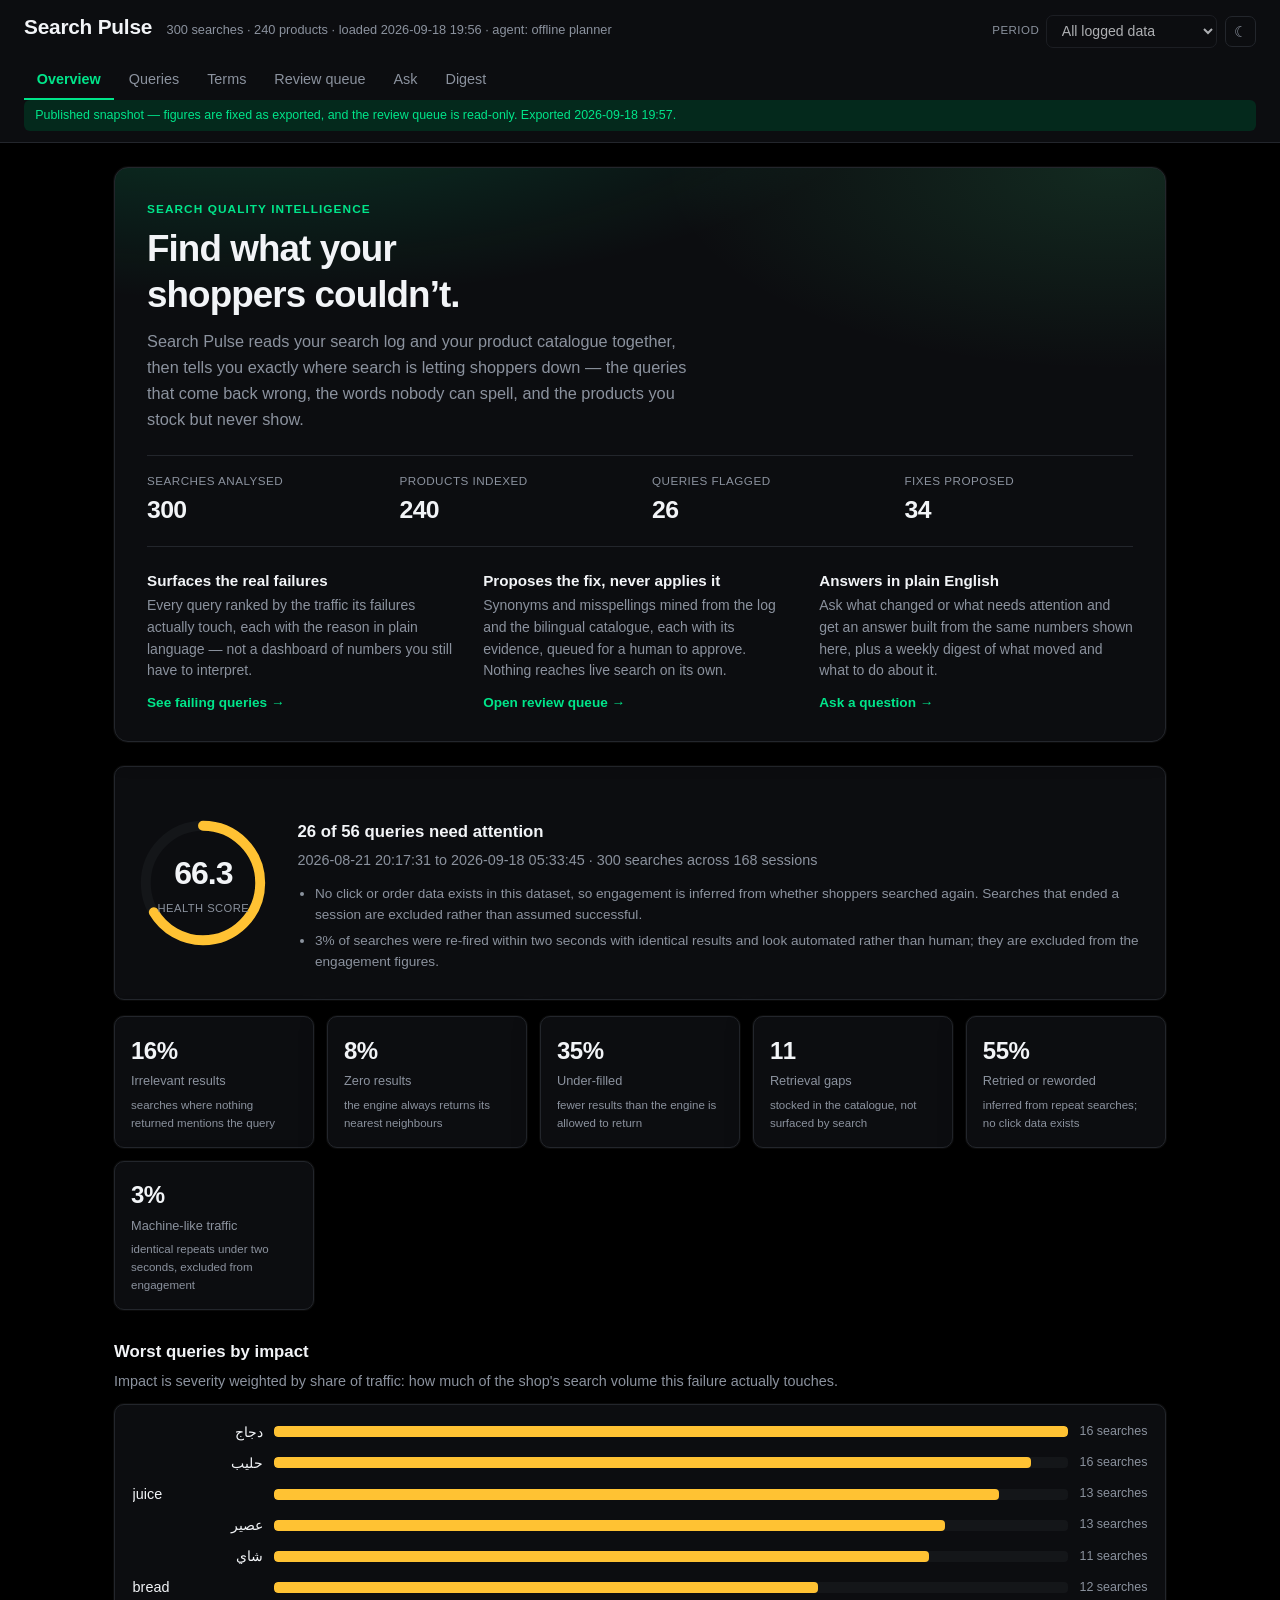
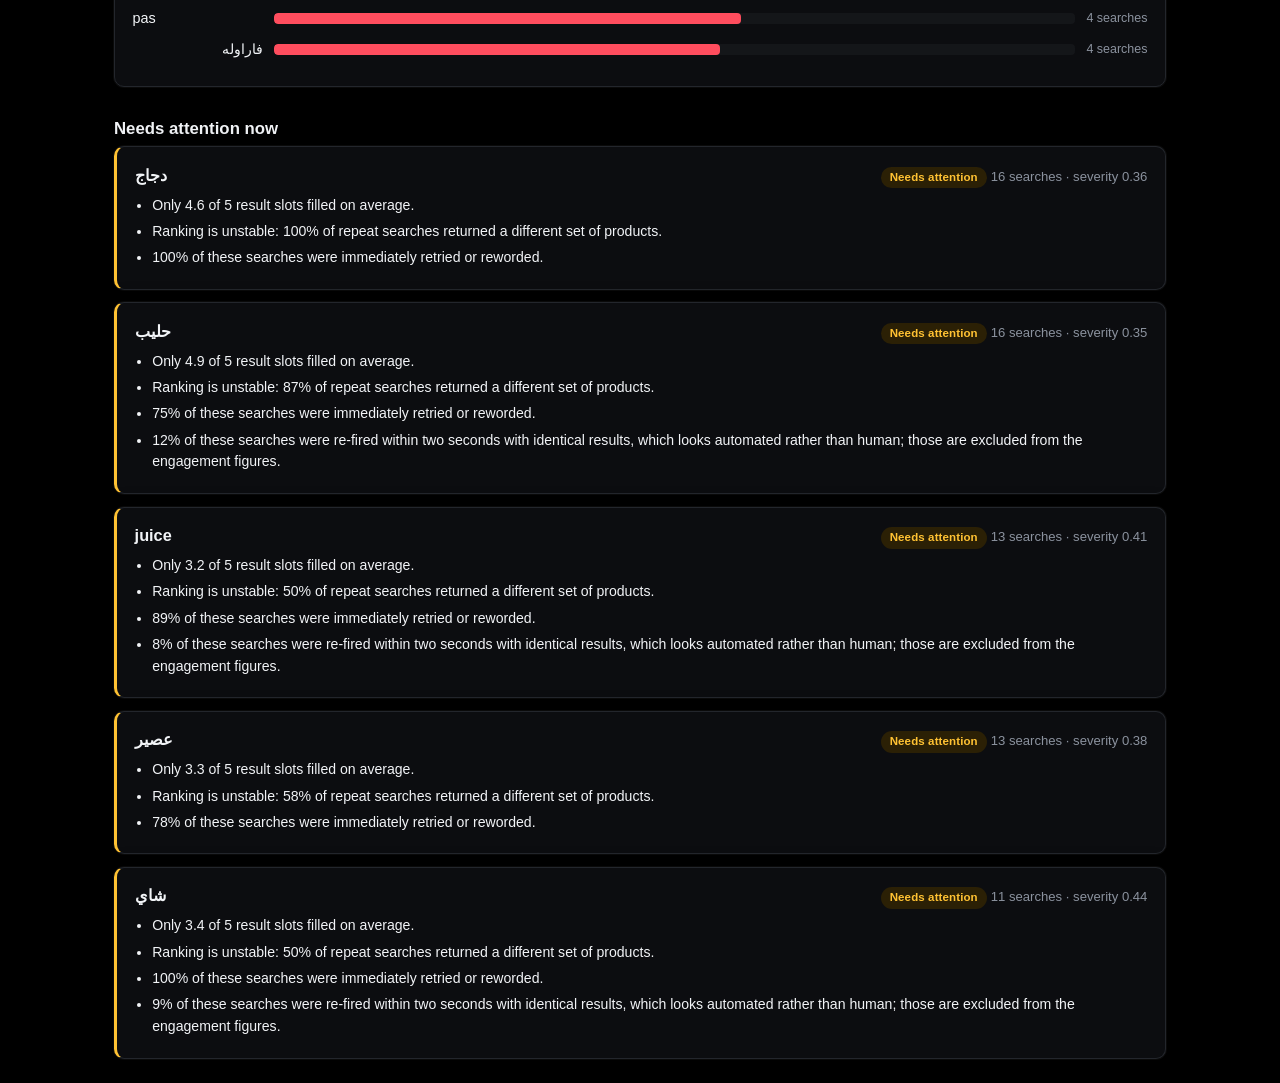
<file: index.html>
<!DOCTYPE html>
<html lang="en">
<head>
  <meta charset="utf-8">
  <meta name="viewport" content="width=device-width, initial-scale=1">
  <title>Search Pulse</title>
  <link rel="icon" href="data:image/svg+xml,<svg xmlns='http://www.w3.org/2000/svg' viewBox='0 0 16 16'><text y='13' font-size='13'>&#128269;</text></svg>">
  <link rel="stylesheet" href="/static/styles.css">
  <script>
    /* Applied before first paint. Left in the document head deliberately: run
       from app.js at the end of the body, a saved light preference would show
       one frame of the dark theme first. Dark needs no attribute — it is what
       the stylesheet's bare `:root` already carries. */
    try {
      var saved = localStorage.getItem('searchpulse-theme');
      if (saved === 'light' || saved === 'system') {
        document.documentElement.setAttribute('data-theme', saved);
      }
    } catch (error) {
      /* storage blocked; the default dark palette applies */
    }
  </script>
</head>
<body>
  <a class="skip-link" href="#main">Skip to content</a>

  <header class="masthead">
    <div class="masthead-title">
      <h1>Search&nbsp;Pulse</h1>
      <p id="provenance" class="provenance">Loading…</p>

      <div class="masthead-controls">
        <label class="control">
          <span class="control-label">Period</span>
          <select id="period" aria-label="Reporting period">
            <option value="all" selected>All logged data</option>
            <option value="1">Last day of data</option>
            <option value="7">Last 7 days of data</option>
            <option value="30">Last 30 days of data</option>
          </select>
        </label>
        <button id="theme-toggle" class="icon-button" type="button"
                aria-label="Switch colour theme" title="Switch colour theme">
          <span id="theme-icon" aria-hidden="true">☾</span>
        </button>
      </div>
    </div>

    <nav class="tabs" role="tablist" aria-label="Dashboard sections">
      <button class="tab is-active" data-view="overview" role="tab"
              id="tab-overview" aria-controls="panel-overview" aria-selected="true">Overview</button>
      <button class="tab" data-view="queries" role="tab"
              id="tab-queries" aria-controls="panel-queries" aria-selected="false" tabindex="-1">Queries</button>
      <button class="tab" data-view="terms" role="tab"
              id="tab-terms" aria-controls="panel-terms" aria-selected="false" tabindex="-1">Terms</button>
      <button class="tab" data-view="suggestions" role="tab"
              id="tab-suggestions" aria-controls="panel-suggestions" aria-selected="false" tabindex="-1">Review queue<span
              id="pending-badge" class="tab-badge" hidden></span></button>
      <button class="tab" data-view="ask" role="tab"
              id="tab-ask" aria-controls="panel-ask" aria-selected="false" tabindex="-1">Ask</button>
      <button class="tab" data-view="digest" role="tab"
              id="tab-digest" aria-controls="panel-digest" aria-selected="false" tabindex="-1">Digest</button>
    </nav>

    <p id="period-note" class="period-note" hidden></p>
  </header>

  <main id="main">
    <!-- Overview -------------------------------------------------------- -->
    <section class="view is-active" data-view="overview" id="panel-overview"
             role="tabpanel" aria-labelledby="tab-overview" tabindex="0">

      <!-- Hero: what this is and why it matters, for a first-time visitor.
           The figures in it are live, not marketing copy — they are filled
           from the same API the rest of the dashboard reads. -->
      <section class="hero">
        <div class="hero-glow" aria-hidden="true"></div>
        <div class="hero-content">
          <p class="hero-eyebrow">Search quality intelligence</p>
          <h2 class="hero-title">Find what your shoppers couldn&rsquo;t.</h2>
          <p class="hero-lede">
            Search Pulse reads your search log and your product catalogue together,
            then tells you exactly where search is letting shoppers down &mdash; the
            queries that come back wrong, the words nobody can spell, and the
            products you stock but never show.
          </p>

          <dl class="hero-stats" id="hero-stats">
            <div class="hero-stat"><dt>Searches analysed</dt><dd data-stat="searches">&ndash;</dd></div>
            <div class="hero-stat"><dt>Products indexed</dt><dd data-stat="products">&ndash;</dd></div>
            <div class="hero-stat"><dt>Queries flagged</dt><dd data-stat="problems">&ndash;</dd></div>
            <div class="hero-stat"><dt>Fixes proposed</dt><dd data-stat="proposals">&ndash;</dd></div>
          </dl>

          <ul class="hero-pillars">
            <li>
              <h3>Surfaces the real failures</h3>
              <p>
                Every query ranked by the traffic its failures actually touch, each
                with the reason in plain language &mdash; not a dashboard of numbers
                you still have to interpret.
              </p>
              <button class="hero-link" data-goto="queries">See failing queries &rarr;</button>
            </li>
            <li>
              <h3>Proposes the fix, never applies it</h3>
              <p>
                Synonyms and misspellings mined from the log and the bilingual
                catalogue, each with its evidence, queued for a human to approve.
                Nothing reaches live search on its own.
              </p>
              <button class="hero-link" data-goto="suggestions">Open review queue &rarr;</button>
            </li>
            <li>
              <h3>Answers in plain English</h3>
              <p>
                Ask what changed or what needs attention and get an answer built
                from the same numbers shown here, plus a weekly digest of what
                moved and what to do about it.
              </p>
              <button class="hero-link" data-goto="ask">Ask a question &rarr;</button>
            </li>
          </ul>
        </div>
      </section>

      <div class="health">
        <div class="health-dial">
          <svg viewBox="0 0 120 120" aria-hidden="true">
            <circle class="dial-track" cx="60" cy="60" r="52"></circle>
            <circle id="dial-value" class="dial-value" cx="60" cy="60" r="52"></circle>
          </svg>
          <div class="health-number">
            <strong id="health-score">–</strong>
            <span>health score</span>
          </div>
        </div>
        <div class="health-copy">
          <h2 id="health-headline">Search health</h2>
          <p id="health-period" class="muted"></p>
          <ul id="health-notes" class="notes"></ul>
        </div>
      </div>

      <div id="kpis" class="kpi-grid"></div>

      <h2>Worst queries by impact</h2>
      <p class="muted">
        Impact is severity weighted by share of traffic: how much of the shop's
        search volume this failure actually touches.
      </p>
      <div id="impact-chart" class="chart"></div>

      <h2>Needs attention now</h2>
      <div id="overview-problems" class="cards"></div>
    </section>

    <!-- Queries --------------------------------------------------------- -->
    <section class="view" data-view="queries" id="panel-queries"
             role="tabpanel" aria-labelledby="tab-queries" tabindex="0">
      <div class="toolbar">
        <label class="checkbox">
          <input type="checkbox" id="problems-only" checked>
          Failing queries only
        </label>
        <label class="checkbox">
          <input type="checkbox" id="empty-only">
          Returned nothing
        </label>
        <input type="search" id="query-filter" placeholder="Filter queries…" aria-label="Filter queries">
      </div>
      <div class="table-scroll">
        <table id="queries-table">
          <thead>
            <tr>
              <th><button class="sort" data-sort="display_query" type="button">Query</button></th>
              <th class="num"><button class="sort" data-sort="searches" type="button">Searches</button></th>
              <th class="num"><button class="sort" data-sort="severity" type="button">Severity</button></th>
              <th class="num"><button class="sort" data-sort="impact" type="button" aria-sort="descending">Impact</button></th>
              <th class="num"><button class="sort" data-sort="mean_results" type="button">Avg results</button></th>
              <th class="num"><button class="sort" data-sort="zero_result_rate" type="button">Empty</button></th>
              <th class="num"><button class="sort" data-sort="lexical_miss_rate" type="button">Irrelevant</button></th>
              <th class="num"><button class="sort" data-sort="dissatisfaction_rate" type="button">Retried</button></th>
              <th>Diagnosis</th>
            </tr>
          </thead>
          <tbody></tbody>
        </table>
      </div>
      <p class="muted">Select a row to see the products that query actually returned.</p>
      <div id="query-detail" class="detail" hidden></div>
    </section>

    <!-- Terms ----------------------------------------------------------- -->
    <section class="view" data-view="terms" id="panel-terms"
             role="tabpanel" aria-labelledby="tab-terms" tabindex="0">
      <h2>Terms driving failures</h2>
      <p class="muted">
        Every spelling of a word is folded onto one row, so a problem split across
        six misspellings is counted once, as the single word a merchandiser would fix.
      </p>
      <div id="terms-list" class="cards"></div>
    </section>

    <!-- Review queue ---------------------------------------------------- -->
    <section class="view" data-view="suggestions" id="panel-suggestions"
             role="tabpanel" aria-labelledby="tab-suggestions" tabindex="0">
      <div class="toolbar">
        <div class="filters" id="suggestion-filters">
          <button class="chip is-active" data-status="pending">Pending</button>
          <button class="chip" data-status="approved">Approved</button>
          <button class="chip" data-status="rejected">Rejected</button>
        </div>
        <div class="toolbar-actions">
          <button id="refresh-discovery" class="button">Re-run discovery</button>
          <a id="export-rules" class="button button-primary" href="/api/suggestions/export">
            Export approved rules
          </a>
        </div>
      </div>
      <p class="review-banner" role="note">
        <strong>Nothing on this page is live.</strong>
        Discovery proposes; it never applies. Every proposal below waits here until
        a person approves or rejects it, approving only adds it to the export file,
        and deploying that file to live search stays a separate, deliberate step.
        A decision made by mistake can be undone.
      </p>
      <p id="suggestions-counts" class="muted"></p>
      <div id="suggestions-list" class="cards"></div>
    </section>

    <!-- Ask ------------------------------------------------------------- -->
    <section class="view" data-view="ask" id="panel-ask"
             role="tabpanel" aria-labelledby="tab-ask" tabindex="0">
      <form id="ask-form" class="ask-form">
        <input
          id="ask-input"
          type="text"
          placeholder="Which queries are wasting the most traffic?"
          aria-label="Ask about search performance"
          autocomplete="off">
        <button type="submit" class="button button-primary">Ask</button>
      </form>
      <div class="examples" id="ask-examples"></div>
      <div id="ask-answer" class="answer" hidden></div>
    </section>

    <!-- Digest ---------------------------------------------------------- -->
    <section class="view" data-view="digest" id="panel-digest"
             role="tabpanel" aria-labelledby="tab-digest" tabindex="0">
      <div class="toolbar">
        <label>
          Period
          <select id="digest-days">
            <option value="7" selected>7 days</option>
            <option value="14">14 days</option>
            <option value="30">30 days</option>
          </select>
        </label>
        <button id="generate-digest" class="button button-primary">Generate</button>
        <a id="download-digest" class="button" href="/api/digest?days=7&amp;format=markdown"
           download>Download Markdown</a>
      </div>
      <article id="digest-body" class="digest">Choose a period and generate the digest.</article>
    </section>
  </main>

  <button id="to-top" class="to-top" type="button" aria-label="Back to top" hidden>↑</button>
  <div id="toast" class="toast" role="status" aria-live="polite" hidden></div>
  <script src="/static/config.js"></script>
  <script src="/static/app.js"></script>
</body>
</html>
</file>
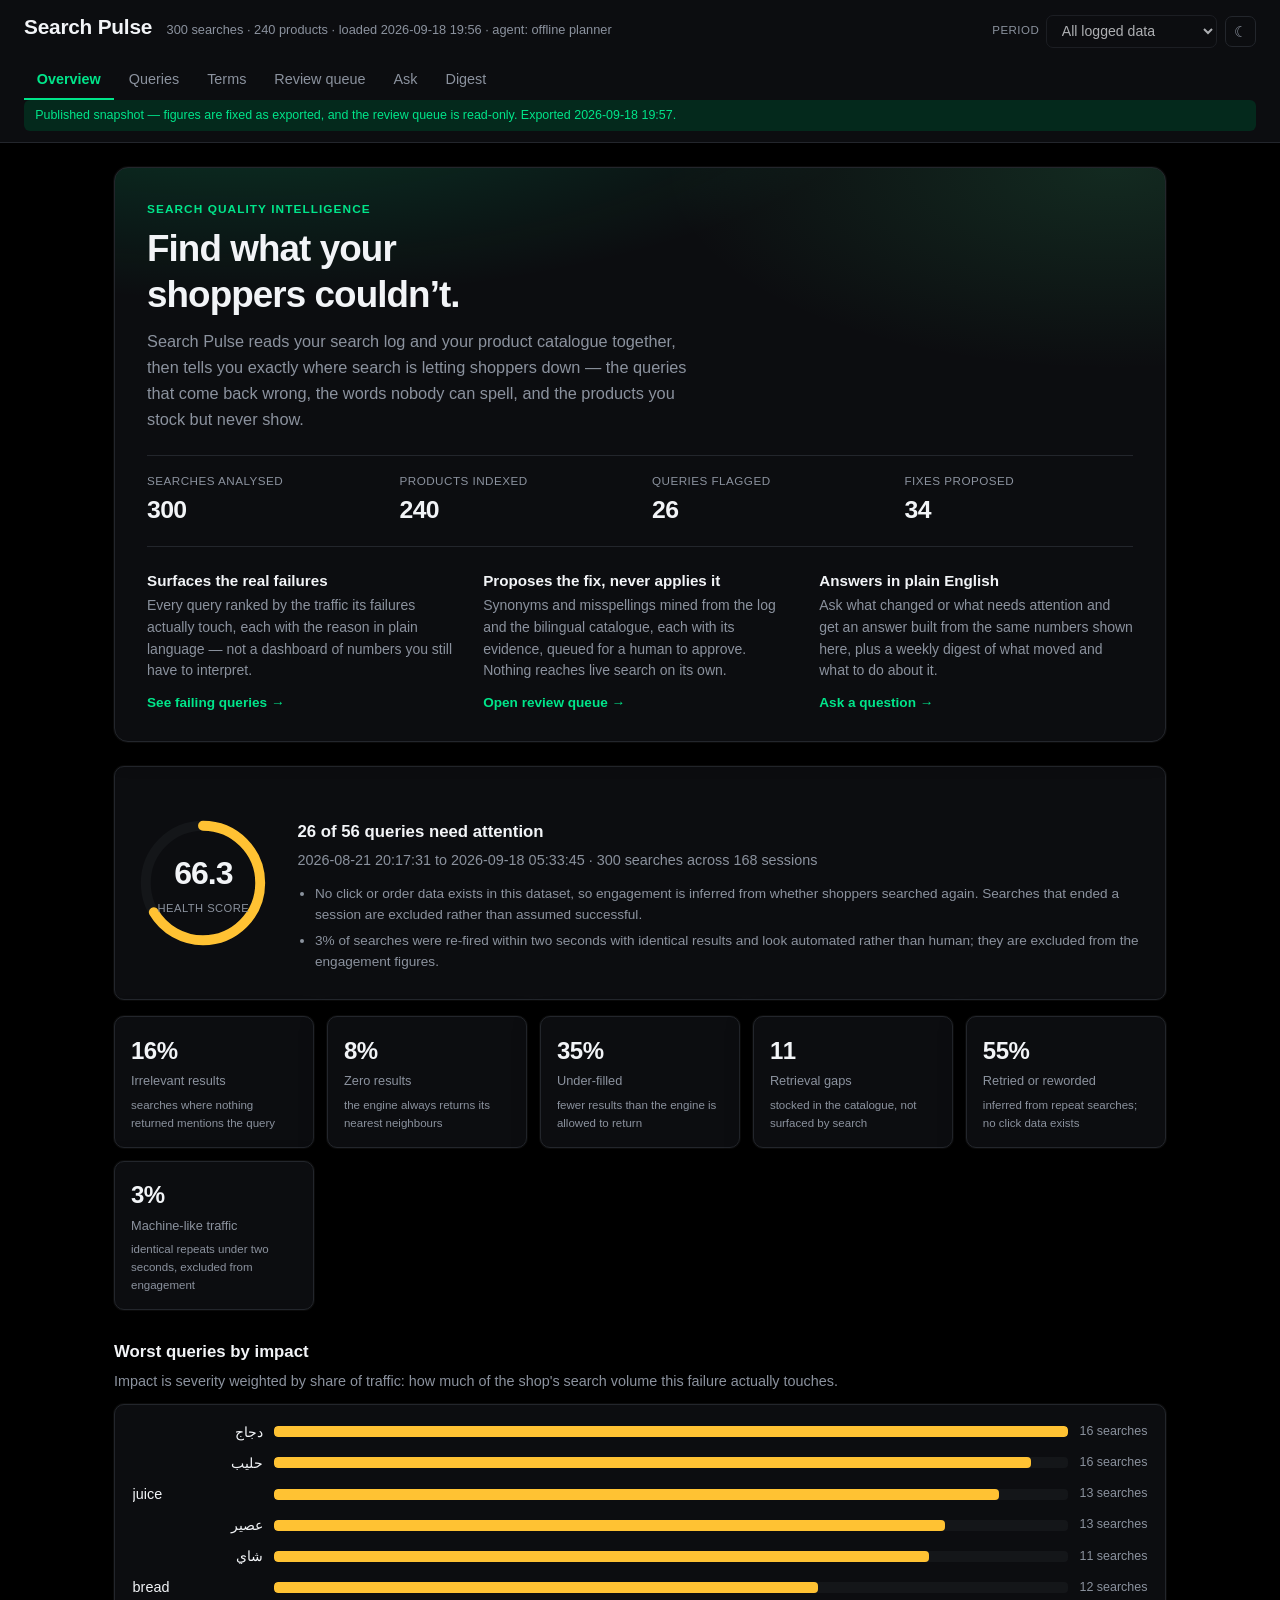
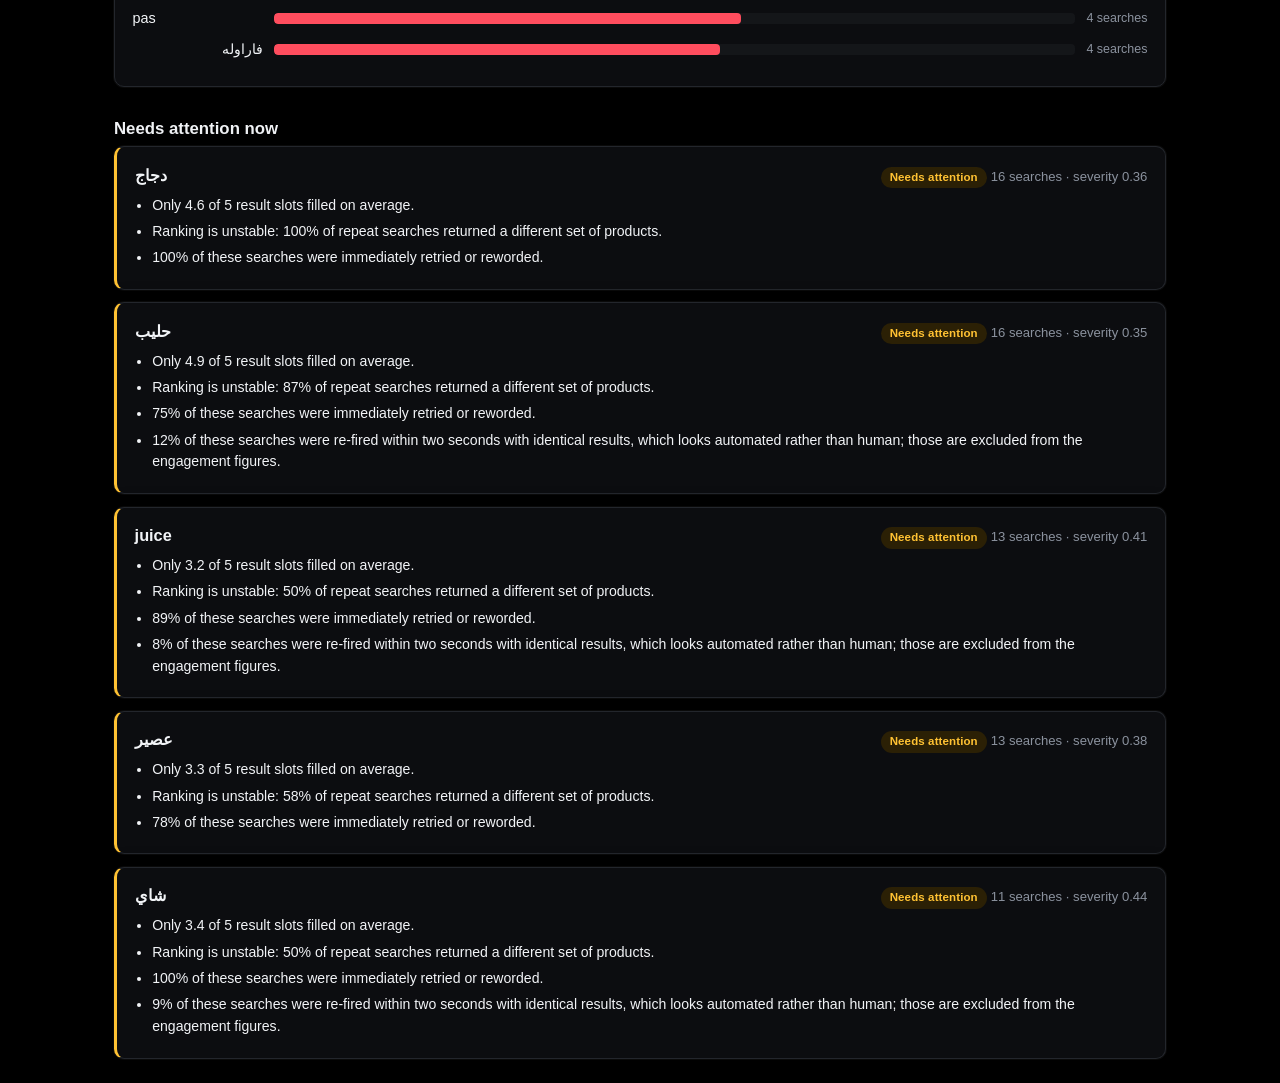
<file: standalone.html>
<!DOCTYPE html>
<html lang="en">
<head>
  <meta charset="utf-8">
  <meta name="viewport" content="width=device-width, initial-scale=1">
  <title>Search Pulse</title>
  <link rel="icon" href="data:image/svg+xml,<svg xmlns='http://www.w3.org/2000/svg' viewBox='0 0 16 16'><text y='13' font-size='13'>&#128269;</text></svg>">
  <style>
/*
 * Search Pulse dashboard.
 *
 * Two things drive the visual decisions here.
 *
 * First, the content is bilingual. Arabic query terms and product names have to
 * render right-to-left inside an otherwise left-to-right English interface, so
 * every element that can hold a query term carries `dir="auto"` in the markup
 * and is styled to work in either direction.
 *
 * Second, severity has to be legible at a glance without relying on colour
 * alone: every severity colour is paired with a text label, so the table is
 * readable in greyscale and to colour-blind readers.
 *
 */

/* --------------------------------------------------------------------------
   Palette.

   Dark-first. The base is true black, not a dark navy: on an OLED panel it is
   actually off, and it gives the accent colours a ground with nothing in it to
   compete with. Surfaces step up from there in near-neutral greys, so a card
   reads as raised without a border doing all the work.

   Three accents, and they are the severity scale rather than decoration:
   green is healthy, amber needs attention, red is severe. Reusing the brand
   accent as the "healthy" colour is deliberate — the product's own colour is
   the one that means "this is fine", so a screen full of green reads correctly
   before a single label is read. Every severity colour is still paired with a
   text label, so nothing here depends on colour alone.

   Vivid colour on black inverts the usual contrast problem: the accents are
   bright enough to sit on black, which means text placed *on* an accent must be
   near-black, not white. That is `--accent-contrast`.

   Three theme states, as before. The default (nothing stamped) is now dark;
   light is an explicit choice, and `system` follows the operating system.
   -------------------------------------------------------------------------- */
:root {
  color-scheme: dark;

  --bg: #000000;
  --surface: #0c0d10;
  --surface-sunken: #141619;
  --border: #23262c;
  --text: #f2f4f7;
  --text-muted: #8b929e;

  --accent: #00e58a;
  --accent-soft: #04291c;
  --accent-contrast: #00120b;

  --severe: #ff4d5e;
  --warn: #ffc233;
  --ok: #3ddc84;
  --info: #58b6ff;
  --info-soft: #06203a;

  --severe-soft: #2c0a11;
  --warn-soft: #2b2005;
  --ok-soft: #05291a;

  --radius: 10px;
  /* On black a drop shadow is invisible, so elevation is carried by a hairline
     ring of light instead. */
  --shadow: 0 0 0 1px rgba(255, 255, 255, 0.04), 0 8px 24px rgba(0, 0, 0, 0.6);

  --font: -apple-system, BlinkMacSystemFont, "Segoe UI", Roboto, "Helvetica Neue",
    Arial, "Noto Sans Arabic", sans-serif;
  --mono: "SF Mono", ui-monospace, "Cascadia Mono", Consolas, monospace;
}

/* Light theme. Reached by choosing it in the toggle, or by choosing `system`
   on a machine set to light. Every token is redefined; no component styles
   itself inside either block. */
:root[data-theme="light"],
:root[data-theme="system"] {
  color-scheme: light;

  --bg: #f6f7f9;
  --surface: #ffffff;
  --surface-sunken: #f0f2f5;
  --border: #dfe3e8;
  --text: #16191d;
  --text-muted: #656d78;

  --accent: #00875a;
  --accent-soft: #e2f7ed;
  --accent-contrast: #ffffff;

  --severe: #c02b3a;
  --warn: #9a6400;
  --ok: #1f7a4d;
  --info: #1a5fb4;
  --info-soft: #e7f0fc;

  --severe-soft: #fbe9eb;
  --warn-soft: #fdf1df;
  --ok-soft: #e6f4ec;

  --shadow: 0 1px 2px rgba(16, 24, 40, 0.06), 0 1px 3px rgba(16, 24, 40, 0.04);
}

/* `system` on a dark machine goes back to the black palette. Spelled out
   rather than left to the cascade, because the light block above claims
   `system` unconditionally. */
@media (prefers-color-scheme: dark) {
  :root[data-theme="system"] {
    color-scheme: dark;

    --bg: #000000;
    --surface: #0c0d10;
    --surface-sunken: #141619;
    --border: #23262c;
    --text: #f2f4f7;
    --text-muted: #8b929e;

    --accent: #00e58a;
    --accent-soft: #04291c;
    --accent-contrast: #00120b;

    --severe: #ff4d5e;
    --warn: #ffc233;
    --ok: #3ddc84;
    --info: #58b6ff;
    --info-soft: #06203a;

    --severe-soft: #2c0a11;
    --warn-soft: #2b2005;
    --ok-soft: #05291a;

    --shadow: 0 0 0 1px rgba(255, 255, 255, 0.04), 0 8px 24px rgba(0, 0, 0, 0.6);
  }
}

* { box-sizing: border-box; }

body {
  margin: 0;
  background: var(--bg);
  color: var(--text);
  font: 15px/1.55 var(--font);
  -webkit-font-smoothing: antialiased;
  /* Checkboxes, radios and the scrollbar are painted by the browser in its own
     blue unless told otherwise, which on this palette reads as a stray element
     from another application. */
  accent-color: var(--accent);
  scrollbar-color: var(--border) var(--bg);
}

::selection {
  background: color-mix(in srgb, var(--accent) 35%, transparent);
  color: var(--text);
}

h1, h2, h3 { line-height: 1.25; margin: 0 0 0.4em; }
h1 { font-size: 1.3rem; letter-spacing: -0.01em; }
h2 { font-size: 1.05rem; margin-top: 2rem; }
p { margin: 0 0 0.8em; }

.muted { color: var(--text-muted); font-size: 0.9rem; }

/* Masthead */

.masthead {
  position: sticky;
  top: 0;
  z-index: 10;
  background: var(--surface);
  border-bottom: 1px solid var(--border);
  padding: 0.9rem 1.5rem 0;
}

.masthead-title { display: flex; align-items: baseline; gap: 0.9rem; flex-wrap: wrap; }
.provenance { color: var(--text-muted); font-size: 0.8rem; margin: 0; }

.tabs { display: flex; gap: 0.15rem; margin-top: 0.7rem; overflow-x: auto; }

.tab {
  appearance: none;
  background: none;
  border: 0;
  border-bottom: 2px solid transparent;
  color: var(--text-muted);
  cursor: pointer;
  font: inherit;
  font-size: 0.9rem;
  padding: 0.5rem 0.8rem;
  white-space: nowrap;
}
.tab:hover { color: var(--text); }
.tab.is-active { color: var(--accent); border-bottom-color: var(--accent); font-weight: 600; }

/* Pending count, on the tab itself. A review queue whose size is invisible
   is a review queue that stops being reviewed. */
.tab-badge {
  background: var(--accent-soft);
  border-radius: 999px;
  color: var(--accent);
  font-size: 0.72rem;
  font-weight: 600;
  margin-inline-start: 0.4rem;
  padding: 0.08rem 0.42rem;
}

main { margin: 0 auto; max-width: 1100px; padding: 1.5rem; }

.view { display: none; }
.view.is-active { display: block; }

/* Hero */

/* The first thing a visitor sees: what this is, and what it is for. The
   figures inside it are live rather than illustrative, so the hero doubles as
   proof the pipeline has actually run. */
.hero {
  background: var(--surface);
  border: 1px solid var(--border);
  border-radius: 14px;
  box-shadow: var(--shadow);
  margin-bottom: 1.5rem;
  overflow: hidden;
  position: relative;
}

/* A soft wash of the accent colour, behind the text. Purely decorative, so it
   is hidden from assistive technology and never carries meaning. */
.hero-glow {
  background:
    radial-gradient(60rem 22rem at 12% -20%, color-mix(in srgb, var(--accent) 22%, transparent), transparent 70%),
    radial-gradient(40rem 18rem at 95% 0%, color-mix(in srgb, var(--ok) 14%, transparent), transparent 70%);
  inset: 0;
  pointer-events: none;
  position: absolute;
}

.hero-content { padding: 2rem 2rem 1.75rem; position: relative; }

.hero-eyebrow {
  color: var(--accent);
  font-size: 0.74rem;
  font-weight: 700;
  letter-spacing: 0.09em;
  margin: 0 0 0.5rem;
  text-transform: uppercase;
}

.hero-title {
  font-size: clamp(1.6rem, 3.4vw, 2.3rem);
  font-weight: 700;
  letter-spacing: -0.025em;
  margin: 0 0 0.6rem;
  max-width: 20ch;
}

.hero-lede {
  color: var(--text-muted);
  font-size: 1.02rem;
  line-height: 1.6;
  margin: 0 0 1.4rem;
  max-width: 62ch;
}

.hero-stats {
  border-top: 1px solid var(--border);
  border-bottom: 1px solid var(--border);
  display: grid;
  gap: 0.5rem 1.5rem;
  grid-template-columns: repeat(auto-fit, minmax(130px, 1fr));
  margin: 0 0 1.5rem;
  padding: 1rem 0;
}
.hero-stat dt {
  color: var(--text-muted);
  font-size: 0.73rem;
  letter-spacing: 0.04em;
  text-transform: uppercase;
}
.hero-stat dd {
  font-size: 1.55rem;
  font-weight: 680;
  letter-spacing: -0.025em;
  margin: 0.1rem 0 0;
  font-variant-numeric: tabular-nums;
}

.hero-pillars {
  display: grid;
  gap: 1.4rem;
  grid-template-columns: repeat(auto-fit, minmax(230px, 1fr));
  list-style: none;
  margin: 0;
  padding: 0;
}
.hero-pillars h3 {
  font-size: 0.95rem;
  font-weight: 660;
  margin: 0 0 0.35rem;
}
.hero-pillars p {
  color: var(--text-muted);
  font-size: 0.875rem;
  line-height: 1.55;
  margin: 0 0 0.5rem;
}

.hero-link {
  background: none;
  border: 0;
  color: var(--accent);
  cursor: pointer;
  font: inherit;
  font-size: 0.85rem;
  font-weight: 600;
  padding: 0;
}
.hero-link:hover { text-decoration: underline; }
.hero-link:focus-visible { outline: 2px solid var(--accent); outline-offset: 3px; border-radius: 3px; }

@media (max-width: 560px) {
  /* Generous desktop padding costs a phone a third of its width, which pushes
     the stat grid down to a single very tall column. */
  .hero-content { padding: 1.4rem 1.15rem 1.25rem; }
  .hero-stats { gap: 0.6rem 1rem; grid-template-columns: repeat(2, 1fr); }
  .hero-stat dd { font-size: 1.3rem; }
  main { padding: 1rem; }
}

/* Health dial */

.health {
  align-items: center;
  background: var(--surface);
  border: 1px solid var(--border);
  border-radius: var(--radius);
  box-shadow: var(--shadow);
  display: flex;
  gap: 1.75rem;
  padding: 1.4rem;
  flex-wrap: wrap;
}

.health-dial { position: relative; flex: 0 0 132px; height: 132px; width: 132px; }
.health-dial svg { height: 100%; width: 100%; transform: rotate(-90deg); }

.dial-track, .dial-value {
  fill: none;
  stroke-width: 9;
  stroke-linecap: round;
}
.dial-track { stroke: var(--surface-sunken); }
.dial-value {
  stroke: var(--ok);
  stroke-dasharray: 327;          /* 2 * pi * r, r = 52 */
  stroke-dashoffset: 327;
  transition: stroke-dashoffset 0.7s ease, stroke 0.3s ease;
}

.health-number {
  position: absolute;
  inset: 0;
  display: flex;
  flex-direction: column;
  align-items: center;
  justify-content: center;
  gap: 0.1rem;
}
.health-number strong { font-size: 2rem; letter-spacing: -0.03em; }
.health-number span { color: var(--text-muted); font-size: 0.7rem; text-transform: uppercase; letter-spacing: 0.04em; }

.health-copy { flex: 1 1 320px; }
.notes { color: var(--text-muted); font-size: 0.85rem; margin: 0.6rem 0 0; padding-left: 1.1rem; }
.notes li { margin-bottom: 0.3rem; }

/* KPI grid */

.kpi-grid {
  display: grid;
  gap: 0.8rem;
  grid-template-columns: repeat(auto-fit, minmax(170px, 1fr));
  margin-top: 1rem;
}

.kpi {
  background: var(--surface);
  border: 1px solid var(--border);
  border-radius: var(--radius);
  box-shadow: var(--shadow);
  padding: 0.9rem 1rem;
}
.kpi-value { font-size: 1.5rem; font-weight: 650; letter-spacing: -0.02em; }
.kpi-label { color: var(--text-muted); font-size: 0.8rem; margin-top: 0.15rem; }
.kpi-note { color: var(--text-muted); font-size: 0.72rem; margin-top: 0.35rem; }

/* Impact bar chart */

.chart {
  background: var(--surface);
  border: 1px solid var(--border);
  border-radius: var(--radius);
  box-shadow: var(--shadow);
  padding: 1rem 1.1rem;
}

.bar-row {
  align-items: center;
  display: grid;
  gap: 0.7rem;
  grid-template-columns: minmax(90px, 130px) 1fr auto;
  margin-bottom: 0.55rem;
}
.bar-label { font-size: 0.9rem; overflow: hidden; text-overflow: ellipsis; white-space: nowrap; }

/* Both are spans, and an inline element ignores width and height outright —
   the bars render at zero size without an explicit block display. */
.bar-track {
  background: var(--surface-sunken);
  border-radius: 4px;
  display: block;
  height: 11px;
  overflow: hidden;
}
.bar-fill {
  border-radius: 4px;
  display: block;
  height: 100%;
  min-width: 2px;          /* the smallest bar stays visible */
  transition: width 0.5s ease;
}
.bar-value { color: var(--text-muted); font-size: 0.78rem; font-variant-numeric: tabular-nums; }

/* Cards */

.cards { display: grid; gap: 0.8rem; }

.card {
  background: var(--surface);
  border: 1px solid var(--border);
  border-left: 3px solid var(--border);
  border-radius: var(--radius);
  box-shadow: var(--shadow);
  padding: 0.95rem 1.1rem;
}
.card.sev-severe { border-left-color: var(--severe); }
.card.sev-warn   { border-left-color: var(--warn); }
.card.sev-ok     { border-left-color: var(--ok); }

.card-head {
  align-items: baseline;
  display: flex;
  flex-wrap: wrap;
  gap: 0.6rem;
  justify-content: space-between;
  margin-bottom: 0.4rem;
}
.card-title { font-size: 1.02rem; font-weight: 650; }

/* Long product names and rationales must wrap inside the card rather than
   widen it; nothing on this page may scroll the body horizontally. */
.card, .card p, .card li { min-width: 0; overflow-wrap: anywhere; }
.card-meta { color: var(--text-muted); font-size: 0.82rem; }
.card ul { margin: 0.4rem 0 0; padding-left: 1.1rem; }
.card li { font-size: 0.88rem; margin-bottom: 0.28rem; }

/* Badges */

.badge {
  border-radius: 999px;
  display: inline-block;
  font-size: 0.72rem;
  font-weight: 600;
  letter-spacing: 0.01em;
  padding: 0.12rem 0.55rem;
  white-space: nowrap;
}
.badge-severe { background: var(--severe-soft); color: var(--severe); }
.badge-warn   { background: var(--warn-soft);   color: var(--warn); }
.badge-ok     { background: var(--ok-soft);     color: var(--ok); }
.badge-info   { background: var(--info-soft);   color: var(--info); }

/* Tables */

.table-scroll {
  background: var(--surface);
  border: 1px solid var(--border);
  border-radius: var(--radius);
  box-shadow: var(--shadow);
  overflow-x: auto;
}

table { border-collapse: collapse; font-size: 0.88rem; min-width: 760px; width: 100%; }

th, td { padding: 0.55rem 0.8rem; text-align: left; }
th {
  background: var(--surface-sunken);
  color: var(--text-muted);
  font-size: 0.75rem;
  font-weight: 600;
  letter-spacing: 0.03em;
  position: sticky;
  top: 0;
  text-transform: uppercase;
}
td { border-top: 1px solid var(--border); }
.num { text-align: right; font-variant-numeric: tabular-nums; }

tbody tr { cursor: pointer; }
tbody tr:hover { background: var(--surface-sunken); }
tbody tr.is-selected { background: var(--accent-soft); }

/* Detail panel */

.detail {
  background: var(--surface);
  border: 1px solid var(--border);
  border-radius: var(--radius);
  box-shadow: var(--shadow);
  margin-top: 1rem;
  padding: 1.1rem;
}

.result-list { display: grid; gap: 0.4rem; margin: 0.5rem 0 0; padding: 0; list-style: none; }
.result-list li {
  background: var(--surface-sunken);
  border-radius: 6px;
  display: grid;
  gap: 0.2rem;
  grid-template-columns: 1.6rem 1fr;
  padding: 0.45rem 0.6rem;
  font-size: 0.87rem;
}
.result-rank { color: var(--text-muted); font-variant-numeric: tabular-nums; }

/* The Arabic and English names of one product go on separate lines: side by
   side they read as a single run of mixed-direction text and neither is
   legible. */
.result-ar { color: var(--text-muted); display: block; font-size: 0.84rem; margin-top: 0.1rem; }

/* Controls */

.toolbar {
  align-items: center;
  display: flex;
  flex-wrap: wrap;
  gap: 0.8rem;
  justify-content: space-between;
  margin-bottom: 1rem;
}
.toolbar-actions { display: flex; gap: 0.5rem; }
.filters { display: flex; gap: 0.35rem; }

.button {
  background: var(--surface);
  border: 1px solid var(--border);
  border-radius: 7px;
  color: var(--text);
  cursor: pointer;
  font: inherit;
  font-size: 0.86rem;
  padding: 0.42rem 0.85rem;
  text-decoration: none;
  display: inline-block;
}
.button:hover { background: var(--surface-sunken); }
.button-primary {
  background: var(--accent);
  border-color: var(--accent);
  color: var(--accent-contrast);
  font-weight: 600;
}
.button-primary:hover { filter: brightness(1.08); background: var(--accent); }
.button:disabled { cursor: not-allowed; opacity: 0.55; }

.chip {
  background: var(--surface);
  border: 1px solid var(--border);
  border-radius: 999px;
  color: var(--text-muted);
  cursor: pointer;
  font: inherit;
  font-size: 0.82rem;
  padding: 0.3rem 0.8rem;
}
.chip.is-active { background: var(--accent-soft); border-color: var(--accent); color: var(--accent); font-weight: 600; }

input[type="search"], input[type="text"], select {
  background: var(--surface);
  border: 1px solid var(--border);
  border-radius: 7px;
  color: var(--text);
  font: inherit;
  font-size: 0.88rem;
  padding: 0.42rem 0.7rem;
}
input:focus-visible, select:focus-visible, .button:focus-visible, .tab:focus-visible, .chip:focus-visible {
  outline: 2px solid var(--accent);
  outline-offset: 2px;
}

.checkbox { align-items: center; display: flex; font-size: 0.88rem; gap: 0.4rem; }

/* Suggestion actions */

.rule {
  align-items: center;
  display: flex;
  flex-wrap: wrap;
  font-size: 1.02rem;
  gap: 0.5rem;
  font-weight: 600;
}
.rule code {
  background: var(--surface-sunken);
  border-radius: 5px;
  font-family: var(--mono);
  font-size: 0.95rem;
  padding: 0.1rem 0.4rem;
}
.rule .arrow { color: var(--text-muted); }

.card-actions { display: flex; gap: 0.5rem; margin-top: 0.75rem; }

/* Evidence is raw JSON of unbounded length. Without an explicit wrap it is one
   unbreakable token that stretches its card and scrolls the whole page
   sideways. */
.evidence {
  color: var(--text-muted);
  font-family: var(--mono);
  font-size: 0.75rem;
  margin-top: 0.55rem;
  overflow-wrap: anywhere;
}

/* Ask */

.ask-form { display: flex; gap: 0.5rem; margin-bottom: 0.8rem; }
.ask-form input { flex: 1; }

.examples { display: flex; flex-wrap: wrap; gap: 0.4rem; margin-bottom: 1rem; }

.answer {
  background: var(--surface);
  border: 1px solid var(--border);
  border-radius: var(--radius);
  box-shadow: var(--shadow);
  padding: 1.1rem 1.2rem;
}
.answer-body { white-space: pre-wrap; }
.answer-body strong { font-weight: 650; }

.trace {
  border-top: 1px solid var(--border);
  color: var(--text-muted);
  font-size: 0.78rem;
  margin-top: 0.9rem;
  padding-top: 0.7rem;
}
.trace code { font-family: var(--mono); }

/* Digest */

.digest {
  background: var(--surface);
  border: 1px solid var(--border);
  border-radius: var(--radius);
  box-shadow: var(--shadow);
  padding: 1.3rem 1.5rem;
}
.digest h1 { font-size: 1.2rem; }
.digest h2 { border-bottom: 1px solid var(--border); padding-bottom: 0.3rem; }
.digest table { min-width: 0; }
.digest code {
  background: var(--surface-sunken);
  border-radius: 4px;
  font-family: var(--mono);
  font-size: 0.87rem;
  padding: 0.06rem 0.32rem;
}
.digest em { color: var(--text-muted); font-style: normal; font-size: 0.85rem; }

/* Toast */

.toast {
  background: var(--text);
  border-radius: 8px;
  bottom: 1.5rem;
  color: var(--bg);
  font-size: 0.87rem;
  left: 50%;
  padding: 0.6rem 1.1rem;
  position: fixed;
  transform: translateX(-50%);
  z-index: 50;
}

.empty { color: var(--text-muted); font-size: 0.9rem; padding: 1.2rem; text-align: center; }

/* Arabic terms inside an English interface: let the browser pick direction
   per element rather than forcing the whole page one way. */
[dir="auto"] { unicode-bidi: plaintext; }

/*
   Interaction layer

   Everything below serves one goal: the dashboard should be operable without
   a mouse, legible on a phone, and honest about what it is doing while it
   waits. Each block notes the specific problem it solves.
   */

/* Skip link */

/* The masthead holds a period control, a theme toggle and six tabs. Without a
   skip link a keyboard user traverses all of them before reaching content. */
.skip-link {
  background: var(--accent);
  border-radius: 0 0 6px 0;
  color: var(--accent-contrast);
  font-size: 0.85rem;
  left: 0;
  padding: 0.5rem 0.9rem;
  position: fixed;
  top: 0;
  transform: translateY(-120%);
  z-index: 60;
}
.skip-link:focus { transform: translateY(0); }

/* Masthead controls */

.masthead-controls {
  align-items: center;
  display: flex;
  gap: 0.5rem;
  margin-left: auto;
}

.control { align-items: center; display: flex; gap: 0.4rem; }
.control-label {
  color: var(--text-muted);
  font-size: 0.72rem;
  letter-spacing: 0.04em;
  text-transform: uppercase;
}

.icon-button {
  background: var(--surface);
  border: 1px solid var(--border);
  border-radius: 7px;
  color: var(--text-muted);
  cursor: pointer;
  font-size: 0.95rem;
  height: 31px;
  line-height: 1;
  width: 31px;
}
.icon-button:hover { background: var(--surface-sunken); color: var(--text); }
.icon-button:focus-visible { outline: 2px solid var(--accent); outline-offset: 2px; }

/* Says which slice of the log every figure on screen was computed from, so a
   filtered number is never mistaken for the whole picture. */
.period-note {
  background: var(--accent-soft);
  border-radius: 6px;
  color: var(--accent);
  font-size: 0.78rem;
  margin: 0 0 0.7rem;
  padding: 0.35rem 0.7rem;
}

/* Sortable columns */

/* A `<button>` rather than a click handler on the `<th>`: sorting has to be
   reachable by keyboard and announced as a control. */
.sort {
  background: none;
  border: 0;
  color: inherit;
  cursor: pointer;
  font: inherit;
  letter-spacing: inherit;
  padding: 0;
  text-transform: inherit;
}
.sort::after { content: ""; display: inline-block; width: 0.85em; }
.sort[aria-sort="ascending"]::after { content: "\2191"; }
.sort[aria-sort="descending"]::after { content: "\2193"; }
.sort[aria-sort] { color: var(--accent); }
.sort:hover { color: var(--text); }
.sort:focus-visible { outline: 2px solid var(--accent); outline-offset: 2px; }

/* Loading skeletons */

/* A blank panel reads as "nothing found", which is the most misleading thing
   this dashboard could show. Skeletons say "still counting" instead. */
.skeleton { display: grid; gap: 0.55rem; }
.skeleton-row {
  background: linear-gradient(
    90deg,
    var(--surface-sunken) 25%,
    var(--border) 37%,
    var(--surface-sunken) 63%
  );
  background-size: 400% 100%;
  border-radius: 6px;
  height: 2.4rem;
  animation: shimmer 1.4s ease infinite;
}
@keyframes shimmer {
  0% { background-position: 100% 0; }
  100% { background-position: 0 0; }
}

/* Digest deltas */

.delta { font-weight: 600; }
.delta-better { color: var(--ok); }
.delta-worse  { color: var(--severe); }

/* Review queue */

/* Stated once, at the top of the panel, rather than implied by the controls:
   discovery proposes and a person disposes, and nothing here is live. */
.review-banner {
  background: var(--accent-soft);
  border-inline-start: 3px solid var(--accent);
  border-radius: 8px;
  color: var(--text);
  font-size: 0.86rem;
  line-height: 1.5;
  margin: 0 0 0.9rem;
  padding: 0.7rem 0.9rem;
}

/* Who decided, when, and why — carried on the card so a later reviewer reading
   an approved rule can see the reasoning rather than only the outcome. */
.review-state {
  align-items: center;
  color: var(--text-muted);
  display: flex;
  flex-wrap: wrap;
  font-size: 0.82rem;
  gap: 0.35rem;
  margin-top: 0.7rem;
}

/* Review notes */

/* The API has always accepted a reviewer note; the UI never sent one, so the
   reason a proposal was rejected was lost. */
.review-note {
  background: var(--surface);
  border: 1px solid var(--border);
  border-radius: 7px;
  color: var(--text);
  font: inherit;
  font-size: 0.84rem;
  margin-top: 0.6rem;
  padding: 0.4rem 0.6rem;
  width: 100%;
}

/* Back to top */

.to-top {
  background: var(--surface);
  border: 1px solid var(--border);
  border-radius: 50%;
  bottom: 1.5rem;
  box-shadow: var(--shadow);
  color: var(--text);
  cursor: pointer;
  font-size: 1rem;
  height: 40px;
  position: fixed;
  right: 1.5rem;
  width: 40px;
  z-index: 40;
}
.to-top:hover { background: var(--surface-sunken); }
.to-top:focus-visible { outline: 2px solid var(--accent); outline-offset: 2px; }

/* Motion */

html { scroll-behavior: smooth; }

@media (prefers-reduced-motion: reduce) {
  html { scroll-behavior: auto; }
  *, *::before, *::after {
    animation-duration: 0.001ms !important;
    animation-iteration-count: 1 !important;
    transition-duration: 0.001ms !important;
  }
}

/* Phones: the query table becomes cards */

/* Eight columns cannot be read on a 375px screen, and a horizontally scrolling
   table hides the diagnosis — the column that matters most. Below this width
   each row is restacked as a labelled card. */
@media (max-width: 760px) {
  #queries-table { min-width: 0; }
  #queries-table thead { display: none; }
  #queries-table tbody tr {
    border-top: 1px solid var(--border);
    display: grid;
    gap: 0.2rem 0.8rem;
    grid-template-columns: auto 1fr;
    padding: 0.7rem 0.8rem;
  }
  #queries-table tbody td { border: 0; padding: 0; }

  /* The query itself and its diagnosis span the card; the figures pair up with
     the labels JavaScript attaches as `data-label`. */
  #queries-table tbody td:first-child {
    font-size: 1.05rem;
    font-weight: 650;
    grid-column: 1 / -1;
  }
  #queries-table tbody td:last-child {
    color: var(--text-muted);
    font-size: 0.85rem;
    grid-column: 1 / -1;
    margin-top: 0.3rem;
  }
  #queries-table tbody td[data-label] { text-align: left; }
  #queries-table tbody td[data-label]::before {
    color: var(--text-muted);
    content: attr(data-label) ": ";
    font-size: 0.78rem;
  }

  .masthead-controls { margin-left: 0; width: 100%; }
  .control { flex: 1; }
  .control select { flex: 1; }
  .to-top { bottom: 1rem; right: 1rem; }
}

</style>
  <script>
    /* Applied before first paint. Left in the document head deliberately: run
       from app.js at the end of the body, a saved light preference would show
       one frame of the dark theme first. Dark needs no attribute — it is what
       the stylesheet's bare `:root` already carries. */
    try {
      var saved = localStorage.getItem('searchpulse-theme');
      if (saved === 'light' || saved === 'system') {
        document.documentElement.setAttribute('data-theme', saved);
      }
    } catch (error) {
      /* storage blocked; the default dark palette applies */
    }
  </script>
</head>
<body>
  <a class="skip-link" href="#main">Skip to content</a>

  <header class="masthead">
    <div class="masthead-title">
      <h1>Search&nbsp;Pulse</h1>
      <p id="provenance" class="provenance">Loading…</p>

      <div class="masthead-controls">
        <label class="control">
          <span class="control-label">Period</span>
          <select id="period" aria-label="Reporting period">
            <option value="all" selected>All logged data</option>
            <option value="1">Last day of data</option>
            <option value="7">Last 7 days of data</option>
            <option value="30">Last 30 days of data</option>
          </select>
        </label>
        <button id="theme-toggle" class="icon-button" type="button"
                aria-label="Switch colour theme" title="Switch colour theme">
          <span id="theme-icon" aria-hidden="true">☾</span>
        </button>
      </div>
    </div>

    <nav class="tabs" role="tablist" aria-label="Dashboard sections">
      <button class="tab is-active" data-view="overview" role="tab"
              id="tab-overview" aria-controls="panel-overview" aria-selected="true">Overview</button>
      <button class="tab" data-view="queries" role="tab"
              id="tab-queries" aria-controls="panel-queries" aria-selected="false" tabindex="-1">Queries</button>
      <button class="tab" data-view="terms" role="tab"
              id="tab-terms" aria-controls="panel-terms" aria-selected="false" tabindex="-1">Terms</button>
      <button class="tab" data-view="suggestions" role="tab"
              id="tab-suggestions" aria-controls="panel-suggestions" aria-selected="false" tabindex="-1">Review queue<span
              id="pending-badge" class="tab-badge" hidden></span></button>
      <button class="tab" data-view="ask" role="tab"
              id="tab-ask" aria-controls="panel-ask" aria-selected="false" tabindex="-1">Ask</button>
      <button class="tab" data-view="digest" role="tab"
              id="tab-digest" aria-controls="panel-digest" aria-selected="false" tabindex="-1">Digest</button>
    </nav>

    <p id="period-note" class="period-note" hidden></p>
  </header>

  <main id="main">
    <!-- Overview -------------------------------------------------------- -->
    <section class="view is-active" data-view="overview" id="panel-overview"
             role="tabpanel" aria-labelledby="tab-overview" tabindex="0">

      <!-- Hero: what this is and why it matters, for a first-time visitor.
           The figures in it are live, not marketing copy — they are filled
           from the same API the rest of the dashboard reads. -->
      <section class="hero">
        <div class="hero-glow" aria-hidden="true"></div>
        <div class="hero-content">
          <p class="hero-eyebrow">Search quality intelligence</p>
          <h2 class="hero-title">Find what your shoppers couldn&rsquo;t.</h2>
          <p class="hero-lede">
            Search Pulse reads your search log and your product catalogue together,
            then tells you exactly where search is letting shoppers down &mdash; the
            queries that come back wrong, the words nobody can spell, and the
            products you stock but never show.
          </p>

          <dl class="hero-stats" id="hero-stats">
            <div class="hero-stat"><dt>Searches analysed</dt><dd data-stat="searches">&ndash;</dd></div>
            <div class="hero-stat"><dt>Products indexed</dt><dd data-stat="products">&ndash;</dd></div>
            <div class="hero-stat"><dt>Queries flagged</dt><dd data-stat="problems">&ndash;</dd></div>
            <div class="hero-stat"><dt>Fixes proposed</dt><dd data-stat="proposals">&ndash;</dd></div>
          </dl>

          <ul class="hero-pillars">
            <li>
              <h3>Surfaces the real failures</h3>
              <p>
                Every query ranked by the traffic its failures actually touch, each
                with the reason in plain language &mdash; not a dashboard of numbers
                you still have to interpret.
              </p>
              <button class="hero-link" data-goto="queries">See failing queries &rarr;</button>
            </li>
            <li>
              <h3>Proposes the fix, never applies it</h3>
              <p>
                Synonyms and misspellings mined from the log and the bilingual
                catalogue, each with its evidence, queued for a human to approve.
                Nothing reaches live search on its own.
              </p>
              <button class="hero-link" data-goto="suggestions">Open review queue &rarr;</button>
            </li>
            <li>
              <h3>Answers in plain English</h3>
              <p>
                Ask what changed or what needs attention and get an answer built
                from the same numbers shown here, plus a weekly digest of what
                moved and what to do about it.
              </p>
              <button class="hero-link" data-goto="ask">Ask a question &rarr;</button>
            </li>
          </ul>
        </div>
      </section>

      <div class="health">
        <div class="health-dial">
          <svg viewBox="0 0 120 120" aria-hidden="true">
            <circle class="dial-track" cx="60" cy="60" r="52"></circle>
            <circle id="dial-value" class="dial-value" cx="60" cy="60" r="52"></circle>
          </svg>
          <div class="health-number">
            <strong id="health-score">–</strong>
            <span>health score</span>
          </div>
        </div>
        <div class="health-copy">
          <h2 id="health-headline">Search health</h2>
          <p id="health-period" class="muted"></p>
          <ul id="health-notes" class="notes"></ul>
        </div>
      </div>

      <div id="kpis" class="kpi-grid"></div>

      <h2>Worst queries by impact</h2>
      <p class="muted">
        Impact is severity weighted by share of traffic: how much of the shop's
        search volume this failure actually touches.
      </p>
      <div id="impact-chart" class="chart"></div>

      <h2>Needs attention now</h2>
      <div id="overview-problems" class="cards"></div>
    </section>

    <!-- Queries --------------------------------------------------------- -->
    <section class="view" data-view="queries" id="panel-queries"
             role="tabpanel" aria-labelledby="tab-queries" tabindex="0">
      <div class="toolbar">
        <label class="checkbox">
          <input type="checkbox" id="problems-only" checked>
          Failing queries only
        </label>
        <label class="checkbox">
          <input type="checkbox" id="empty-only">
          Returned nothing
        </label>
        <input type="search" id="query-filter" placeholder="Filter queries…" aria-label="Filter queries">
      </div>
      <div class="table-scroll">
        <table id="queries-table">
          <thead>
            <tr>
              <th><button class="sort" data-sort="display_query" type="button">Query</button></th>
              <th class="num"><button class="sort" data-sort="searches" type="button">Searches</button></th>
              <th class="num"><button class="sort" data-sort="severity" type="button">Severity</button></th>
              <th class="num"><button class="sort" data-sort="impact" type="button" aria-sort="descending">Impact</button></th>
              <th class="num"><button class="sort" data-sort="mean_results" type="button">Avg results</button></th>
              <th class="num"><button class="sort" data-sort="zero_result_rate" type="button">Empty</button></th>
              <th class="num"><button class="sort" data-sort="lexical_miss_rate" type="button">Irrelevant</button></th>
              <th class="num"><button class="sort" data-sort="dissatisfaction_rate" type="button">Retried</button></th>
              <th>Diagnosis</th>
            </tr>
          </thead>
          <tbody></tbody>
        </table>
      </div>
      <p class="muted">Select a row to see the products that query actually returned.</p>
      <div id="query-detail" class="detail" hidden></div>
    </section>

    <!-- Terms ----------------------------------------------------------- -->
    <section class="view" data-view="terms" id="panel-terms"
             role="tabpanel" aria-labelledby="tab-terms" tabindex="0">
      <h2>Terms driving failures</h2>
      <p class="muted">
        Every spelling of a word is folded onto one row, so a problem split across
        six misspellings is counted once, as the single word a merchandiser would fix.
      </p>
      <div id="terms-list" class="cards"></div>
    </section>

    <!-- Review queue ---------------------------------------------------- -->
    <section class="view" data-view="suggestions" id="panel-suggestions"
             role="tabpanel" aria-labelledby="tab-suggestions" tabindex="0">
      <div class="toolbar">
        <div class="filters" id="suggestion-filters">
          <button class="chip is-active" data-status="pending">Pending</button>
          <button class="chip" data-status="approved">Approved</button>
          <button class="chip" data-status="rejected">Rejected</button>
        </div>
        <div class="toolbar-actions">
          <button id="refresh-discovery" class="button">Re-run discovery</button>
          <a id="export-rules" class="button button-primary" href="/api/suggestions/export">
            Export approved rules
          </a>
        </div>
      </div>
      <p class="review-banner" role="note">
        <strong>Nothing on this page is live.</strong>
        Discovery proposes; it never applies. Every proposal below waits here until
        a person approves or rejects it, approving only adds it to the export file,
        and deploying that file to live search stays a separate, deliberate step.
        A decision made by mistake can be undone.
      </p>
      <p id="suggestions-counts" class="muted"></p>
      <div id="suggestions-list" class="cards"></div>
    </section>

    <!-- Ask ------------------------------------------------------------- -->
    <section class="view" data-view="ask" id="panel-ask"
             role="tabpanel" aria-labelledby="tab-ask" tabindex="0">
      <form id="ask-form" class="ask-form">
        <input
          id="ask-input"
          type="text"
          placeholder="Which queries are wasting the most traffic?"
          aria-label="Ask about search performance"
          autocomplete="off">
        <button type="submit" class="button button-primary">Ask</button>
      </form>
      <div class="examples" id="ask-examples"></div>
      <div id="ask-answer" class="answer" hidden></div>
    </section>

    <!-- Digest ---------------------------------------------------------- -->
    <section class="view" data-view="digest" id="panel-digest"
             role="tabpanel" aria-labelledby="tab-digest" tabindex="0">
      <div class="toolbar">
        <label>
          Period
          <select id="digest-days">
            <option value="7" selected>7 days</option>
            <option value="14">14 days</option>
            <option value="30">30 days</option>
          </select>
        </label>
        <button id="generate-digest" class="button button-primary">Generate</button>
        <a id="download-digest" class="button" href="/api/digest?days=7&amp;format=markdown"
           download>Download Markdown</a>
      </div>
      <article id="digest-body" class="digest">Choose a period and generate the digest.</article>
    </section>
  </main>

  <button id="to-top" class="to-top" type="button" aria-label="Back to top" hidden>↑</button>
  <div id="toast" class="toast" role="status" aria-live="polite" hidden></div>
  <script>
// Written by `searchiq export-site`. Its presence is what tells the
// dashboard to read data/*.json instead of calling an API.
window.SEARCHPULSE_STATIC = true;
window.SEARCHPULSE_EXPORTED_AT = "2026-09-18T19:57:22+03:00";

window.SEARCHPULSE_INLINE = {"digest-14":{"period_start":"2026-09-04 05:33:45","period_end":"2026-09-18 05:33:45","generated_at":"2026-09-18T19:57:22+03:00","narrative_source":"deterministic","body_md":"# Search quality — 14 days to 2026-09-18\n\n*2026-09-04 05:33:45 to 2026-09-18 05:33:45*\n\nSearch handled 152 searches this period at a health score of 68.9/100. That is up 3.7 points on the previous period. 24 queries are failing badly enough to need attention, and 10 of the flagged terms are products the catalogue stocks but search did not surface.\n\n## What changed\n\n| Metric | Previous | This period | Change |\n| --- | ---: | ---: | ---: |\n| Health score | 65.2 | 68.9 | +3.7 (better) |\n| Searches | 148 | 152 | +4 |\n| Failing queries | 23 | 24 | +1 (worse) |\n| Zero-result rate | 6.8% | 9.2% | +2.5 pp (worse) |\n| Irrelevant-result rate | 18.2% | 13.2% | -5.1 pp (better) |\n| Under-filled rate | 30.4% | 39.5% | +9.1 pp (worse) |\n| Retrieval gaps | 10 | 10 | +0 |\n\n## Searches that came back empty\n\n9.2% of searches returned nothing at all.\n\n| Query | Searches | Empty | Catalogue | Cause |\n| --- | ---: | ---: | ---: | --- |\n| “kombucha” | 2 | 2 | not stocked | assortment gap |\n| “quinoa” | 2 | 2 | not stocked | assortment gap |\n| “truffle” | 2 | 2 | not stocked | assortment gap |\n| “زعفران” | 2 | 2 | not stocked | assortment gap |\n| “wasabi” | 2 | 2 | not stocked | assortment gap |\n| “كافيار” | 2 | 2 | not stocked | assortment gap |\n| “كينوا” | 2 | 2 | not stocked | assortment gap |\n\n## What needs attention\n\n**1. “دجاج”** — 11 searches, severity 0.37\n- Only 4.5 of 5 result slots filled on average.\n- Ranking is unstable: 100% of repeat searches returned a different set of products.\n- 100% of these searches were immediately retried or reworded.\n\n**2. “juice”** — 6 searches, severity 0.46\n- Only 2.3 of 5 result slots filled on average.\n- Ranking is unstable: 40% of repeat searches returned a different set of products.\n- 100% of these searches were immediately retried or reworded.\n\n**3. “شاي”** — 5 searches, severity 0.43\n- Only 3.4 of 5 result slots filled on average.\n- Ranking is unstable: 50% of repeat searches returned a different set of products.\n- 100% of these searches were immediately retried or reworded.\n\n**4. “عصير”** — 6 searches, severity 0.36\n- Only 3.7 of 5 result slots filled on average.\n- Ranking is unstable: 60% of repeat searches returned a different set of products.\n- 75% of these searches were immediately retried or reworded.\n\n**5. “straw”** — 2 searches, severity 0.94\n- 100% of searches returned nothing that mentions the query.\n- Only 1.5 of 5 result slots filled on average.\n- Ranking is unstable: 100% of repeat searches returned a different set of products.\n- 100% of these searches were immediately retried or reworded.\n- No product in the catalogue uses this word or anything close to it, so this may be an assortment gap rather than a search fault.\n\n## Awaiting review\n\n34 proposals are pending (8 misspelling, 1 partial query, 25 synonym). Strongest first:\n\n- `chicken` → `دجاج` (synonym, confidence 0.84)\n- `milk` → `حليب` (synonym, confidence 0.84)\n- `فاراوله` → `فراوله` (misspelling, confidence 0.80)\n- `فراولت` → `فراوله` (misspelling, confidence 0.80)\n- `chiken` → `chicken` (misspelling, confidence 0.78)\n\nNone of these are applied until a reviewer approves and exports them.\n\n## How to read these numbers\n\n- No click or order data exists in this dataset, so engagement is inferred from whether shoppers searched again. Searches that ended a session are excluded rather than assumed successful.\n- 3% of searches were re-fired within two seconds with identical results and look automated rather than human; they are excluded from the engagement figures.\n","metrics":{"current":{"period_start":"2026-09-04 20:10:05","period_end":"2026-09-18 05:33:45","total_searches":152,"distinct_queries":54,"sessions":84,"zero_result_rate":0.09210526315789473,"under_filled_rate":0.39473684210526316,"lexical_miss_rate":0.13158552631578949,"retrieval_gap_queries":10,"dissatisfaction_rate":0.5889830508474576,"engagement_rate":null,"health_score":68.9,"problem_queries":24,"engagement_source":"behavioural proxy","automated_traffic_rate":0.026,"notes":["No click or order data exists in this dataset, so engagement is inferred from whether shoppers searched again. Searches that ended a session are excluded rather than assumed successful.","3% of searches were re-fired within two seconds with identical results and look automated rather than human; they are excluded from the engagement figures."]},"baseline":{"period_start":"2026-08-21 20:17:31","period_end":"2026-09-04 05:26:37","total_searches":148,"distinct_queries":49,"sessions":84,"zero_result_rate":0.06756756756756757,"under_filled_rate":0.30405405405405406,"lexical_miss_rate":0.18243243243243243,"retrieval_gap_queries":10,"dissatisfaction_rate":0.6247826086956522,"engagement_rate":null,"health_score":65.2,"problem_queries":23,"engagement_source":"behavioural proxy","automated_traffic_rate":0.034,"notes":["No click or order data exists in this dataset, so engagement is inferred from whether shoppers searched again. Searches that ended a session are excluded rather than assumed successful.","3% of searches were re-fired within two seconds with identical results and look automated rather than human; they are excluded from the engagement figures."]},"has_baseline":true,"changes":{"health_score":{"before":65.2,"after":68.9,"delta":3.7,"label":"+3.7 (better)"},"total_searches":{"before":148,"after":152,"delta":4,"label":"+4"},"problem_queries":{"before":23,"after":24,"delta":1,"label":"+1 (worse)"},"zero_result_rate":{"before":0.06756756756756757,"after":0.09210526315789473,"delta":0.025,"label":"+2.5 pp (worse)"},"lexical_miss_rate":{"before":0.18243243243243243,"after":0.13158552631578949,"delta":-0.051,"label":"-5.1 pp (better)"},"under_filled_rate":{"before":0.30405405405405406,"after":0.39473684210526316,"delta":0.091,"label":"+9.1 pp (worse)"},"retrieval_gap_queries":{"before":10,"after":10,"delta":0,"label":"+0"}},"zero_result_queries":[{"query":"kombucha","searches":2,"empty_searches":2,"always_empty":true,"catalogue_products":0,"cause":"assortment gap","nearest_catalogue_term":null},{"query":"quinoa","searches":2,"empty_searches":2,"always_empty":true,"catalogue_products":0,"cause":"assortment gap","nearest_catalogue_term":null},{"query":"truffle","searches":2,"empty_searches":2,"always_empty":true,"catalogue_products":0,"cause":"assortment gap","nearest_catalogue_term":null},{"query":"زعفران","searches":2,"empty_searches":2,"always_empty":true,"catalogue_products":0,"cause":"assortment gap","nearest_catalogue_term":null},{"query":"wasabi","searches":2,"empty_searches":2,"always_empty":true,"catalogue_products":0,"cause":"assortment gap","nearest_catalogue_term":null},{"query":"كافيار","searches":2,"empty_searches":2,"always_empty":true,"catalogue_products":0,"cause":"assortment gap","nearest_catalogue_term":null},{"query":"كينوا","searches":2,"empty_searches":2,"always_empty":true,"catalogue_products":0,"cause":"assortment gap","nearest_catalogue_term":null}],"problem_queries":[{"query":"دجاج","searches":11,"severity":0.366,"impact":0.0265,"is_new":false,"reasons":["Only 4.5 of 5 result slots filled on average.","Ranking is unstable: 100% of repeat searches returned a different set of products.","100% of these searches were immediately retried or reworded."]},{"query":"juice","searches":6,"severity":0.462,"impact":0.0183,"is_new":false,"reasons":["Only 2.3 of 5 result slots filled on average.","Ranking is unstable: 40% of repeat searches returned a different set of products.","100% of these searches were immediately retried or reworded."]},{"query":"شاي","searches":5,"severity":0.435,"impact":0.0143,"is_new":false,"reasons":["Only 3.4 of 5 result slots filled on average.","Ranking is unstable: 50% of repeat searches returned a different set of products.","100% of these searches were immediately retried or reworded."]},{"query":"عصير","searches":6,"severity":0.359,"impact":0.0142,"is_new":false,"reasons":["Only 3.7 of 5 result slots filled on average.","Ranking is unstable: 60% of repeat searches returned a different set of products.","75% of these searches were immediately retried or reworded."]},{"query":"straw","searches":2,"severity":0.944,"impact":0.0124,"is_new":false,"reasons":["100% of searches returned nothing that mentions the query.","Only 1.5 of 5 result slots filled on average.","Ranking is unstable: 100% of repeat searches returned a different set of products.","100% of these searches were immediately retried or reworded.","No product in the catalogue uses this word or anything close to it, so this may be an assortment gap rather than a search fault."]}],"pending_suggestions":{"total":34,"by_kind":{"synonym":25,"misspelling":8,"partial_query":1},"top":[{"kind":"synonym","from":"chicken","to":"دجاج","confidence":0.84},{"kind":"synonym","from":"milk","to":"حليب","confidence":0.84},{"kind":"misspelling","from":"فاراوله","to":"فراوله","confidence":0.796},{"kind":"misspelling","from":"فراولت","to":"فراوله","confidence":0.796},{"kind":"misspelling","from":"chiken","to":"chicken","confidence":0.782}]}}},"digest-30":{"period_start":"2026-08-19 05:33:45","period_end":"2026-09-18 05:33:45","generated_at":"2026-09-18T19:57:22+03:00","narrative_source":"deterministic","body_md":"# Search quality — 30 days to 2026-09-18\n\n*2026-08-19 05:33:45 to 2026-09-18 05:33:45*\n\nSearch handled 300 searches this period at a health score of 66.3/100. There is no earlier period in the loaded data, so this digest stands alone rather than reporting a trend. 26 queries are failing badly enough to need attention, and 11 of the flagged terms are products the catalogue stocks but search did not surface.\n\n## What changed\n\nNo earlier period exists in the loaded log, so there is nothing to compare against yet. The table appears from the second digest onwards.\n\n## Searches that came back empty\n\n8.0% of searches returned nothing at all.\n\n| Query | Searches | Empty | Catalogue | Cause |\n| --- | ---: | ---: | ---: | --- |\n| “kombucha” | 4 | 4 | not stocked | assortment gap |\n| “quinoa” | 4 | 4 | not stocked | assortment gap |\n| “wasabi” | 4 | 4 | not stocked | assortment gap |\n| “truffle” | 3 | 3 | not stocked | assortment gap |\n| “زعفران” | 3 | 3 | not stocked | assortment gap |\n| “كافيار” | 3 | 3 | not stocked | assortment gap |\n| “كينوا” | 3 | 3 | not stocked | assortment gap |\n\n## What needs attention\n\n**1. “دجاج”** **(new this period)** — 16 searches, severity 0.36\n- Only 4.6 of 5 result slots filled on average.\n- Ranking is unstable: 100% of repeat searches returned a different set of products.\n- 100% of these searches were immediately retried or reworded.\n\n**2. “حليب”** **(new this period)** — 16 searches, severity 0.35\n- Only 4.9 of 5 result slots filled on average.\n- Ranking is unstable: 87% of repeat searches returned a different set of products.\n- 75% of these searches were immediately retried or reworded.\n- 12% of these searches were re-fired within two seconds with identical results, which looks automated rather than human; those are excluded from the engagement figures.\n\n**3. “juice”** **(new this period)** — 13 searches, severity 0.41\n- Only 3.2 of 5 result slots filled on average.\n- Ranking is unstable: 50% of repeat searches returned a different set of products.\n- 89% of these searches were immediately retried or reworded.\n- 8% of these searches were re-fired within two seconds with identical results, which looks automated rather than human; those are excluded from the engagement figures.\n\n**4. “عصير”** **(new this period)** — 13 searches, severity 0.38\n- Only 3.3 of 5 result slots filled on average.\n- Ranking is unstable: 58% of repeat searches returned a different set of products.\n- 78% of these searches were immediately retried or reworded.\n\n**5. “شاي”** **(new this period)** — 11 searches, severity 0.44\n- Only 3.4 of 5 result slots filled on average.\n- Ranking is unstable: 50% of repeat searches returned a different set of products.\n- 100% of these searches were immediately retried or reworded.\n- 9% of these searches were re-fired within two seconds with identical results, which looks automated rather than human; those are excluded from the engagement figures.\n\n## Awaiting review\n\n34 proposals are pending (8 misspelling, 1 partial query, 25 synonym). Strongest first:\n\n- `chicken` → `دجاج` (synonym, confidence 0.84)\n- `milk` → `حليب` (synonym, confidence 0.84)\n- `فاراوله` → `فراوله` (misspelling, confidence 0.80)\n- `فراولت` → `فراوله` (misspelling, confidence 0.80)\n- `chiken` → `chicken` (misspelling, confidence 0.78)\n\nNone of these are applied until a reviewer approves and exports them.\n\n## How to read these numbers\n\n- No click or order data exists in this dataset, so engagement is inferred from whether shoppers searched again. Searches that ended a session are excluded rather than assumed successful.\n- 3% of searches were re-fired within two seconds with identical results and look automated rather than human; they are excluded from the engagement figures.\n","metrics":{"current":{"period_start":"2026-08-21 20:17:31","period_end":"2026-09-18 05:33:45","total_searches":300,"distinct_queries":56,"sessions":168,"zero_result_rate":0.08,"under_filled_rate":0.35,"lexical_miss_rate":0.15667,"retrieval_gap_queries":11,"dissatisfaction_rate":0.5496691176470588,"engagement_rate":null,"health_score":66.3,"problem_queries":26,"engagement_source":"behavioural proxy","automated_traffic_rate":0.03,"notes":["No click or order data exists in this dataset, so engagement is inferred from whether shoppers searched again. Searches that ended a session are excluded rather than assumed successful.","3% of searches were re-fired within two seconds with identical results and look automated rather than human; they are excluded from the engagement figures."]},"baseline":{"period_start":"2026-07-20 05:33:45","period_end":"2026-08-19 05:33:45","total_searches":0,"distinct_queries":0,"sessions":0,"zero_result_rate":0.0,"under_filled_rate":0.0,"lexical_miss_rate":0.0,"retrieval_gap_queries":0,"dissatisfaction_rate":null,"engagement_rate":null,"health_score":100.0,"problem_queries":0,"engagement_source":"no data","automated_traffic_rate":0.0,"notes":["The log holds no searches for this period."]},"has_baseline":false,"changes":{"health_score":{"before":100.0,"after":66.3,"delta":-33.7,"label":"-33.7 (worse)"},"total_searches":{"before":0,"after":300,"delta":300,"label":"+300"},"problem_queries":{"before":0,"after":26,"delta":26,"label":"+26 (worse)"},"zero_result_rate":{"before":0.0,"after":0.08,"delta":0.08,"label":"+8.0 pp (worse)"},"lexical_miss_rate":{"before":0.0,"after":0.15667,"delta":0.157,"label":"+15.7 pp (worse)"},"under_filled_rate":{"before":0.0,"after":0.35,"delta":0.35,"label":"+35.0 pp (worse)"},"retrieval_gap_queries":{"before":0,"after":11,"delta":11,"label":"+11 (worse)"}},"zero_result_queries":[{"query":"kombucha","searches":4,"empty_searches":4,"always_empty":true,"catalogue_products":0,"cause":"assortment gap","nearest_catalogue_term":null},{"query":"quinoa","searches":4,"empty_searches":4,"always_empty":true,"catalogue_products":0,"cause":"assortment gap","nearest_catalogue_term":null},{"query":"wasabi","searches":4,"empty_searches":4,"always_empty":true,"catalogue_products":0,"cause":"assortment gap","nearest_catalogue_term":null},{"query":"truffle","searches":3,"empty_searches":3,"always_empty":true,"catalogue_products":0,"cause":"assortment gap","nearest_catalogue_term":null},{"query":"زعفران","searches":3,"empty_searches":3,"always_empty":true,"catalogue_products":0,"cause":"assortment gap","nearest_catalogue_term":null},{"query":"كافيار","searches":3,"empty_searches":3,"always_empty":true,"catalogue_products":0,"cause":"assortment gap","nearest_catalogue_term":null},{"query":"كينوا","searches":3,"empty_searches":3,"always_empty":true,"catalogue_products":0,"cause":"assortment gap","nearest_catalogue_term":null}],"problem_queries":[{"query":"دجاج","searches":16,"severity":0.363,"impact":0.0194,"is_new":true,"reasons":["Only 4.6 of 5 result slots filled on average.","Ranking is unstable: 100% of repeat searches returned a different set of products.","100% of these searches were immediately retried or reworded."]},{"query":"حليب","searches":16,"severity":0.347,"impact":0.0185,"is_new":true,"reasons":["Only 4.9 of 5 result slots filled on average.","Ranking is unstable: 87% of repeat searches returned a different set of products.","75% of these searches were immediately retried or reworded.","12% of these searches were re-fired within two seconds with identical results, which looks automated rather than human; those are excluded from the engagement figures."]},{"query":"juice","searches":13,"severity":0.41,"impact":0.0177,"is_new":true,"reasons":["Only 3.2 of 5 result slots filled on average.","Ranking is unstable: 50% of repeat searches returned a different set of products.","89% of these searches were immediately retried or reworded.","8% of these searches were re-fired within two seconds with identical results, which looks automated rather than human; those are excluded from the engagement figures."]},{"query":"عصير","searches":13,"severity":0.379,"impact":0.0164,"is_new":true,"reasons":["Only 3.3 of 5 result slots filled on average.","Ranking is unstable: 58% of repeat searches returned a different set of products.","78% of these searches were immediately retried or reworded."]},{"query":"شاي","searches":11,"severity":0.436,"impact":0.016,"is_new":true,"reasons":["Only 3.4 of 5 result slots filled on average.","Ranking is unstable: 50% of repeat searches returned a different set of products.","100% of these searches were immediately retried or reworded.","9% of these searches were re-fired within two seconds with identical results, which looks automated rather than human; those are excluded from the engagement figures."]}],"pending_suggestions":{"total":34,"by_kind":{"synonym":25,"misspelling":8,"partial_query":1},"top":[{"kind":"synonym","from":"chicken","to":"دجاج","confidence":0.84},{"kind":"synonym","from":"milk","to":"حليب","confidence":0.84},{"kind":"misspelling","from":"فاراوله","to":"فراوله","confidence":0.796},{"kind":"misspelling","from":"فراولت","to":"فراوله","confidence":0.796},{"kind":"misspelling","from":"chiken","to":"chicken","confidence":0.782}]}}},"digest-7":{"period_start":"2026-09-11 05:33:45","period_end":"2026-09-18 05:33:45","generated_at":"2026-09-18T19:57:22+03:00","narrative_source":"deterministic","body_md":"# Search quality — 7 days to 2026-09-18\n\n*2026-09-11 05:33:45 to 2026-09-18 05:33:45*\n\nSearch handled 75 searches this period at a health score of 70.2/100. That is down 0.9 points on the previous period. 18 queries are failing badly enough to need attention, and 6 of the flagged terms are products the catalogue stocks but search did not surface.\n\n## What changed\n\n| Metric | Previous | This period | Change |\n| --- | ---: | ---: | ---: |\n| Health score | 71.1 | 70.2 | -0.9 (worse) |\n| Searches | 77 | 75 | -2 |\n| Failing queries | 17 | 18 | +1 (worse) |\n| Zero-result rate | 11.7% | 6.7% | -5.0 pp (better) |\n| Irrelevant-result rate | 10.4% | 16.0% | +5.6 pp (worse) |\n| Under-filled rate | 41.6% | 37.3% | -4.2 pp (better) |\n| Retrieval gaps | 6 | 6 | +0 |\n\n## Searches that came back empty\n\n6.7% of searches returned nothing at all.\n\n| Query | Searches | Empty | Catalogue | Cause |\n| --- | ---: | ---: | ---: | --- |\n| “kombucha” | 1 | 1 | not stocked | assortment gap |\n| “زعفران” | 1 | 1 | not stocked | assortment gap |\n| “quinoa” | 1 | 1 | not stocked | assortment gap |\n| “wasabi” | 1 | 1 | not stocked | assortment gap |\n| “كينوا” | 1 | 1 | not stocked | assortment gap |\n\n## What needs attention\n\n**1. “دجاج”** — 5 searches, severity 0.37\n- Only 4.2 of 5 result slots filled on average.\n- Ranking is unstable: 100% of repeat searches returned a different set of products.\n- 100% of these searches were immediately retried or reworded.\n\n**2. “زبا”** **(new this period)** — 2 searches, severity 0.93\n- 100% of searches returned nothing that mentions the query.\n- Only 2.0 of 5 result slots filled on average.\n- Ranking is unstable: 100% of repeat searches returned a different set of products.\n- 100% of these searches were immediately retried or reworded.\n- No product in the catalogue uses this word or anything close to it, so this may be an assortment gap rather than a search fault.\n\n**3. “pas”** **(new this period)** — 2 searches, severity 0.84\n- 100% of searches returned nothing that mentions the query.\n- Results are scattered across unrelated categories (33% share a category).\n- Only 3.0 of 5 result slots filled on average.\n- Ranking is unstable: 100% of repeat searches returned a different set of products.\n- 100% of these searches were immediately retried or reworded.\n- No product in the catalogue uses this word or anything close to it, so this may be an assortment gap rather than a search fault.\n\n**4. “شاي”** — 3 searches, severity 0.42\n- Only 3.7 of 5 result slots filled on average.\n- Ranking is unstable: 50% of repeat searches returned a different set of products.\n- 100% of these searches were immediately retried or reworded.\n\n**5. “خبز”** **(new this period)** — 3 searches, severity 0.34\n- Only 3.7 of 5 result slots filled on average.\n- Ranking is unstable: 50% of repeat searches returned a different set of products.\n- 100% of these searches were immediately retried or reworded.\n\n## Awaiting review\n\n34 proposals are pending (8 misspelling, 1 partial query, 25 synonym). Strongest first:\n\n- `chicken` → `دجاج` (synonym, confidence 0.84)\n- `milk` → `حليب` (synonym, confidence 0.84)\n- `فاراوله` → `فراوله` (misspelling, confidence 0.80)\n- `فراولت` → `فراوله` (misspelling, confidence 0.80)\n- `chiken` → `chicken` (misspelling, confidence 0.78)\n\nNone of these are applied until a reviewer approves and exports them.\n\n## How to read these numbers\n\n- No click or order data exists in this dataset, so engagement is inferred from whether shoppers searched again. Searches that ended a session are excluded rather than assumed successful.\n- 4% of searches were re-fired within two seconds with identical results and look automated rather than human; they are excluded from the engagement figures.\n","metrics":{"current":{"period_start":"2026-09-11 20:01:43","period_end":"2026-09-18 05:33:45","total_searches":75,"distinct_queries":40,"sessions":42,"zero_result_rate":0.06666666666666667,"under_filled_rate":0.37333333333333335,"lexical_miss_rate":0.16,"retrieval_gap_queries":6,"dissatisfaction_rate":0.5865576923076923,"engagement_rate":null,"health_score":70.2,"problem_queries":18,"engagement_source":"behavioural proxy","automated_traffic_rate":0.04,"notes":["No click or order data exists in this dataset, so engagement is inferred from whether shoppers searched again. Searches that ended a session are excluded rather than assumed successful.","4% of searches were re-fired within two seconds with identical results and look automated rather than human; they are excluded from the engagement figures."]},"baseline":{"period_start":"2026-09-04 20:10:05","period_end":"2026-09-11 05:20:11","total_searches":77,"distinct_queries":42,"sessions":42,"zero_result_rate":0.11688311688311688,"under_filled_rate":0.4155844155844156,"lexical_miss_rate":0.1038961038961039,"retrieval_gap_queries":6,"dissatisfaction_rate":0.696078431372549,"engagement_rate":null,"health_score":71.1,"problem_queries":17,"engagement_source":"behavioural proxy","automated_traffic_rate":0.013,"notes":["No click or order data exists in this dataset, so engagement is inferred from whether shoppers searched again. Searches that ended a session are excluded rather than assumed successful."]},"has_baseline":true,"changes":{"health_score":{"before":71.1,"after":70.2,"delta":-0.9,"label":"-0.9 (worse)"},"total_searches":{"before":77,"after":75,"delta":-2,"label":"-2"},"problem_queries":{"before":17,"after":18,"delta":1,"label":"+1 (worse)"},"zero_result_rate":{"before":0.11688311688311688,"after":0.06666666666666667,"delta":-0.05,"label":"-5.0 pp (better)"},"lexical_miss_rate":{"before":0.1038961038961039,"after":0.16,"delta":0.056,"label":"+5.6 pp (worse)"},"under_filled_rate":{"before":0.4155844155844156,"after":0.37333333333333335,"delta":-0.042,"label":"-4.2 pp (better)"},"retrieval_gap_queries":{"before":6,"after":6,"delta":0,"label":"+0"}},"zero_result_queries":[{"query":"kombucha","searches":1,"empty_searches":1,"always_empty":true,"catalogue_products":0,"cause":"assortment gap","nearest_catalogue_term":null},{"query":"زعفران","searches":1,"empty_searches":1,"always_empty":true,"catalogue_products":0,"cause":"assortment gap","nearest_catalogue_term":null},{"query":"quinoa","searches":1,"empty_searches":1,"always_empty":true,"catalogue_products":0,"cause":"assortment gap","nearest_catalogue_term":null},{"query":"wasabi","searches":1,"empty_searches":1,"always_empty":true,"catalogue_products":0,"cause":"assortment gap","nearest_catalogue_term":null},{"query":"كينوا","searches":1,"empty_searches":1,"always_empty":true,"catalogue_products":0,"cause":"assortment gap","nearest_catalogue_term":null}],"problem_queries":[{"query":"دجاج","searches":5,"severity":0.374,"impact":0.0249,"is_new":false,"reasons":["Only 4.2 of 5 result slots filled on average.","Ranking is unstable: 100% of repeat searches returned a different set of products.","100% of these searches were immediately retried or reworded."]},{"query":"زبا","searches":2,"severity":0.925,"impact":0.0247,"is_new":true,"reasons":["100% of searches returned nothing that mentions the query.","Only 2.0 of 5 result slots filled on average.","Ranking is unstable: 100% of repeat searches returned a different set of products.","100% of these searches were immediately retried or reworded.","No product in the catalogue uses this word or anything close to it, so this may be an assortment gap rather than a search fault."]},{"query":"pas","searches":2,"severity":0.843,"impact":0.0225,"is_new":true,"reasons":["100% of searches returned nothing that mentions the query.","Results are scattered across unrelated categories (33% share a category).","Only 3.0 of 5 result slots filled on average.","Ranking is unstable: 100% of repeat searches returned a different set of products.","100% of these searches were immediately retried or reworded.","No product in the catalogue uses this word or anything close to it, so this may be an assortment gap rather than a search fault."]},{"query":"شاي","searches":3,"severity":0.425,"impact":0.017,"is_new":false,"reasons":["Only 3.7 of 5 result slots filled on average.","Ranking is unstable: 50% of repeat searches returned a different set of products.","100% of these searches were immediately retried or reworded."]},{"query":"خبز","searches":3,"severity":0.34,"impact":0.0136,"is_new":true,"reasons":["Only 3.7 of 5 result slots filled on average.","Ranking is unstable: 50% of repeat searches returned a different set of products.","100% of these searches were immediately retried or reworded."]}],"pending_suggestions":{"total":34,"by_kind":{"synonym":25,"misspelling":8,"partial_query":1},"top":[{"kind":"synonym","from":"chicken","to":"دجاج","confidence":0.84},{"kind":"synonym","from":"milk","to":"حليب","confidence":0.84},{"kind":"misspelling","from":"فاراوله","to":"فراوله","confidence":0.796},{"kind":"misspelling","from":"فراولت","to":"فراوله","confidence":0.796},{"kind":"misspelling","from":"chiken","to":"chicken","confidence":0.782}]}}},"overview":{"period_start":"2026-08-21 20:17:31","period_end":"2026-09-18 05:33:45","total_searches":300,"distinct_queries":56,"sessions":168,"zero_result_rate":0.08,"under_filled_rate":0.35,"lexical_miss_rate":0.15667,"retrieval_gap_queries":11,"dissatisfaction_rate":0.5496691176470588,"engagement_rate":null,"health_score":66.3,"problem_queries":26,"engagement_source":"behavioural proxy","automated_traffic_rate":0.03,"notes":["No click or order data exists in this dataset, so engagement is inferred from whether shoppers searched again. Searches that ended a session are excluded rather than assumed successful.","3% of searches were re-fired within two seconds with identical results and look automated rather than human; they are excluded from the engagement figures."]},"queries-all":[{"norm_query":"دجاج","display_query":"دجاج","script":"arabic","searches":16,"sessions":16,"first_seen":"2026-08-23 01:41:50","last_seen":"2026-09-16 21:58:11","mean_results":4.56,"min_results":3,"zero_result_rate":0.0,"under_fill":0.088,"lexical_miss_rate":0.0,"incoherence":0.0,"instability":1.0,"dissatisfaction_rate":1.0,"engagement_rate":null,"catalog_coverage":16,"retrieval_gap":false,"dominant_category":"Meat & Poultry","rapid_repeat_rate":0.0,"intended_term":"دجاج","intended_coverage":16,"severity":0.363,"impact":0.0194,"reasons":["Only 4.6 of 5 result slots filled on average.","Ranking is unstable: 100% of repeat searches returned a different set of products.","100% of these searches were immediately retried or reworded."],"is_problem":true},{"norm_query":"حليب","display_query":"حليب","script":"arabic","searches":16,"sessions":14,"first_seen":"2026-08-21 20:17:31","last_seen":"2026-09-15 05:20:33","mean_results":4.88,"min_results":4,"zero_result_rate":0.0,"under_fill":0.025,"lexical_miss_rate":0.0,"incoherence":null,"instability":0.867,"dissatisfaction_rate":0.75,"engagement_rate":null,"catalog_coverage":21,"retrieval_gap":false,"dominant_category":null,"rapid_repeat_rate":0.125,"intended_term":"حليب","intended_coverage":21,"severity":0.347,"impact":0.0185,"reasons":["Only 4.9 of 5 result slots filled on average.","Ranking is unstable: 87% of repeat searches returned a different set of products.","75% of these searches were immediately retried or reworded.","12% of these searches were re-fired within two seconds with identical results, which looks automated rather than human; those are excluded from the engagement figures."],"is_problem":true},{"norm_query":"juice","display_query":"juice","script":"latin","searches":13,"sessions":7,"first_seen":"2026-08-24 22:07:08","last_seen":"2026-09-16 03:39:00","mean_results":3.15,"min_results":2,"zero_result_rate":0.0,"under_fill":0.369,"lexical_miss_rate":0.0,"incoherence":null,"instability":0.5,"dissatisfaction_rate":0.889,"engagement_rate":null,"catalog_coverage":25,"retrieval_gap":false,"dominant_category":null,"rapid_repeat_rate":0.077,"intended_term":"juice","intended_coverage":25,"severity":0.41,"impact":0.0177,"reasons":["Only 3.2 of 5 result slots filled on average.","Ranking is unstable: 50% of repeat searches returned a different set of products.","89% of these searches were immediately retried or reworded.","8% of these searches were re-fired within two seconds with identical results, which looks automated rather than human; those are excluded from the engagement figures."],"is_problem":true},{"norm_query":"عصير","display_query":"عصير","script":"arabic","searches":13,"sessions":8,"first_seen":"2026-08-24 01:35:17","last_seen":"2026-09-15 03:21:28","mean_results":3.31,"min_results":2,"zero_result_rate":0.0,"under_fill":0.338,"lexical_miss_rate":0.0,"incoherence":null,"instability":0.583,"dissatisfaction_rate":0.778,"engagement_rate":null,"catalog_coverage":25,"retrieval_gap":false,"dominant_category":null,"rapid_repeat_rate":0.0,"intended_term":"عصير","intended_coverage":25,"severity":0.379,"impact":0.0164,"reasons":["Only 3.3 of 5 result slots filled on average.","Ranking is unstable: 58% of repeat searches returned a different set of products.","78% of these searches were immediately retried or reworded."],"is_problem":true},{"norm_query":"شاي","display_query":"شاي","script":"arabic","searches":11,"sessions":6,"first_seen":"2026-08-24 23:48:18","last_seen":"2026-09-15 01:35:39","mean_results":3.36,"min_results":2,"zero_result_rate":0.0,"under_fill":0.327,"lexical_miss_rate":0.0,"incoherence":null,"instability":0.5,"dissatisfaction_rate":1.0,"engagement_rate":null,"catalog_coverage":20,"retrieval_gap":false,"dominant_category":null,"rapid_repeat_rate":0.091,"intended_term":"شاي","intended_coverage":20,"severity":0.436,"impact":0.016,"reasons":["Only 3.4 of 5 result slots filled on average.","Ranking is unstable: 50% of repeat searches returned a different set of products.","100% of these searches were immediately retried or reworded.","9% of these searches were re-fired within two seconds with identical results, which looks automated rather than human; those are excluded from the engagement figures."],"is_problem":true},{"norm_query":"خبز","display_query":"خبز","script":"arabic","searches":17,"sessions":12,"first_seen":"2026-08-26 03:25:59","last_seen":"2026-09-12 02:04:47","mean_results":3.71,"min_results":2,"zero_result_rate":0.0,"under_fill":0.259,"lexical_miss_rate":0.0,"incoherence":0.0,"instability":0.75,"dissatisfaction_rate":0.667,"engagement_rate":null,"catalog_coverage":20,"retrieval_gap":false,"dominant_category":"Bakery","rapid_repeat_rate":0.0,"intended_term":"خبز","intended_coverage":20,"severity":0.28,"impact":0.0159,"reasons":["Only 3.7 of 5 result slots filled on average.","Ranking is unstable: 75% of repeat searches returned a different set of products.","67% of these searches were immediately retried or reworded."],"is_problem":false},{"norm_query":"bread","display_query":"bread","script":"latin","searches":12,"sessions":8,"first_seen":"2026-08-22 01:49:18","last_seen":"2026-09-13 01:47:46","mean_results":3.33,"min_results":2,"zero_result_rate":0.0,"under_fill":0.333,"lexical_miss_rate":0.0,"incoherence":0.0,"instability":0.636,"dissatisfaction_rate":0.875,"engagement_rate":null,"catalog_coverage":20,"retrieval_gap":false,"dominant_category":"Bakery","rapid_repeat_rate":0.0,"intended_term":"bread","intended_coverage":20,"severity":0.332,"impact":0.0133,"reasons":["Only 3.3 of 5 result slots filled on average.","Ranking is unstable: 64% of repeat searches returned a different set of products.","88% of these searches were immediately retried or reworded."],"is_problem":true},{"norm_query":"pas","display_query":"pas","script":"latin","searches":4,"sessions":4,"first_seen":"2026-08-23 20:14:14","last_seen":"2026-09-18 05:33:22","mean_results":2.75,"min_results":2,"zero_result_rate":0.0,"under_fill":0.45,"lexical_miss_rate":1.0,"incoherence":0.667,"instability":1.0,"dissatisfaction_rate":1.0,"engagement_rate":null,"catalog_coverage":0,"retrieval_gap":false,"dominant_category":"Fruit","rapid_repeat_rate":0.0,"intended_term":null,"intended_coverage":0,"severity":0.851,"impact":0.0113,"reasons":["100% of searches returned nothing that mentions the query.","Results are scattered across unrelated categories (33% share a category).","Only 2.8 of 5 result slots filled on average.","Ranking is unstable: 100% of repeat searches returned a different set of products.","100% of these searches were immediately retried or reworded.","No product in the catalogue uses this word or anything close to it, so this may be an assortment gap rather than a search fault."],"is_problem":true},{"norm_query":"فاراوله","display_query":"فاراوله","script":"arabic","searches":4,"sessions":4,"first_seen":"2026-08-22 03:29:52","last_seen":"2026-09-16 23:48:54","mean_results":5.0,"min_results":5,"zero_result_rate":0.0,"under_fill":0.0,"lexical_miss_rate":1.0,"incoherence":0.8,"instability":1.0,"dissatisfaction_rate":1.0,"engagement_rate":null,"catalog_coverage":0,"retrieval_gap":true,"dominant_category":"Meat & Poultry","rapid_repeat_rate":0.0,"intended_term":"فراوله","intended_coverage":25,"severity":0.81,"impact":0.0108,"reasons":["Retrieval gap: this looks like a misspelling of “⁨فراوله⁩”, which 25 products use, and none of them came back.","100% of searches returned nothing that mentions the query.","Results are scattered across unrelated categories (20% share a category).","Ranking is unstable: 100% of repeat searches returned a different set of products.","100% of these searches were immediately retried or reworded."],"is_problem":true},{"norm_query":"فراولت","display_query":"فراولت","script":"arabic","searches":4,"sessions":4,"first_seen":"2026-08-22 05:10:16","last_seen":"2026-09-18 01:50:51","mean_results":5.0,"min_results":5,"zero_result_rate":0.0,"under_fill":0.0,"lexical_miss_rate":1.0,"incoherence":0.8,"instability":1.0,"dissatisfaction_rate":1.0,"engagement_rate":null,"catalog_coverage":0,"retrieval_gap":true,"dominant_category":"Meat & Poultry","rapid_repeat_rate":0.0,"intended_term":"فراوله","intended_coverage":25,"severity":0.81,"impact":0.0108,"reasons":["Retrieval gap: this looks like a misspelling of “⁨فراوله⁩”, which 25 products use, and none of them came back.","100% of searches returned nothing that mentions the query.","Results are scattered across unrelated categories (20% share a category).","Ranking is unstable: 100% of repeat searches returned a different set of products.","100% of these searches were immediately retried or reworded."],"is_problem":true},{"norm_query":"حليبن","display_query":"حليبن","script":"arabic","searches":4,"sessions":4,"first_seen":"2026-08-21 23:42:03","last_seen":"2026-09-16 01:50:16","mean_results":5.0,"min_results":5,"zero_result_rate":0.0,"under_fill":0.0,"lexical_miss_rate":1.0,"incoherence":0.733,"instability":1.0,"dissatisfaction_rate":1.0,"engagement_rate":null,"catalog_coverage":0,"retrieval_gap":true,"dominant_category":"Meat & Poultry","rapid_repeat_rate":0.0,"intended_term":"حليب","intended_coverage":21,"severity":0.797,"impact":0.0106,"reasons":["Retrieval gap: this looks like a misspelling of “⁨حليب⁩”, which 21 products use, and none of them came back.","100% of searches returned nothing that mentions the query.","Results are scattered across unrelated categories (27% share a category).","Ranking is unstable: 100% of repeat searches returned a different set of products.","100% of these searches were immediately retried or reworded."],"is_problem":true},{"norm_query":"straw","display_query":"straw","script":"latin","searches":3,"sessions":3,"first_seen":"2026-08-27 05:33:37","last_seen":"2026-09-15 20:23:04","mean_results":1.67,"min_results":1,"zero_result_rate":0.0,"under_fill":0.667,"lexical_miss_rate":1.0,"incoherence":null,"instability":1.0,"dissatisfaction_rate":1.0,"engagement_rate":null,"catalog_coverage":0,"retrieval_gap":false,"dominant_category":null,"rapid_repeat_rate":0.0,"intended_term":null,"intended_coverage":0,"severity":0.938,"impact":0.0094,"reasons":["100% of searches returned nothing that mentions the query.","Only 1.7 of 5 result slots filled on average.","Ranking is unstable: 100% of repeat searches returned a different set of products.","100% of these searches were immediately retried or reworded.","No product in the catalogue uses this word or anything close to it, so this may be an assortment gap rather than a search fault."],"is_problem":true},{"norm_query":"زبا","display_query":"زبا","script":"arabic","searches":3,"sessions":3,"first_seen":"2026-09-01 22:00:29","last_seen":"2026-09-17 23:55:34","mean_results":2.33,"min_results":1,"zero_result_rate":0.0,"under_fill":0.533,"lexical_miss_rate":1.0,"incoherence":null,"instability":1.0,"dissatisfaction_rate":1.0,"engagement_rate":null,"catalog_coverage":0,"retrieval_gap":false,"dominant_category":null,"rapid_repeat_rate":0.0,"intended_term":null,"intended_coverage":0,"severity":0.912,"impact":0.0091,"reasons":["100% of searches returned nothing that mentions the query.","Only 2.3 of 5 result slots filled on average.","Ranking is unstable: 100% of repeat searches returned a different set of products.","100% of these searches were immediately retried or reworded.","No product in the catalogue uses this word or anything close to it, so this may be an assortment gap rather than a search fault."],"is_problem":true},{"norm_query":"chick","display_query":"chick","script":"latin","searches":3,"sessions":3,"first_seen":"2026-08-28 23:52:20","last_seen":"2026-09-15 21:50:19","mean_results":2.33,"min_results":1,"zero_result_rate":0.0,"under_fill":0.533,"lexical_miss_rate":1.0,"incoherence":0.667,"instability":1.0,"dissatisfaction_rate":1.0,"engagement_rate":null,"catalog_coverage":0,"retrieval_gap":false,"dominant_category":"Fruit","rapid_repeat_rate":0.0,"intended_term":null,"intended_coverage":0,"severity":0.863,"impact":0.0086,"reasons":["100% of searches returned nothing that mentions the query.","Results are scattered across unrelated categories (33% share a category).","Only 2.3 of 5 result slots filled on average.","Ranking is unstable: 100% of repeat searches returned a different set of products.","100% of these searches were immediately retried or reworded.","No product in the catalogue uses this word or anything close to it, so this may be an assortment gap rather than a search fault."],"is_problem":true},{"norm_query":"coffe","display_query":"coffe","script":"latin","searches":3,"sessions":3,"first_seen":"2026-08-25 23:57:03","last_seen":"2026-09-14 03:40:24","mean_results":5.0,"min_results":5,"zero_result_rate":0.0,"under_fill":0.0,"lexical_miss_rate":1.0,"incoherence":0.8,"instability":1.0,"dissatisfaction_rate":1.0,"engagement_rate":null,"catalog_coverage":0,"retrieval_gap":true,"dominant_category":"Fruit","rapid_repeat_rate":0.0,"intended_term":"coffee","intended_coverage":20,"severity":0.81,"impact":0.0081,"reasons":["Retrieval gap: this looks like a misspelling of “⁨coffee⁩”, which 20 products use, and none of them came back.","100% of searches returned nothing that mentions the query.","Results are scattered across unrelated categories (20% share a category).","Ranking is unstable: 100% of repeat searches returned a different set of products.","100% of these searches were immediately retried or reworded."],"is_problem":true},{"norm_query":"stawberry","display_query":"stawberry","script":"latin","searches":3,"sessions":3,"first_seen":"2026-08-25 03:40:16","last_seen":"2026-09-11 03:39:26","mean_results":5.0,"min_results":5,"zero_result_rate":0.0,"under_fill":0.0,"lexical_miss_rate":1.0,"incoherence":0.8,"instability":1.0,"dissatisfaction_rate":1.0,"engagement_rate":null,"catalog_coverage":0,"retrieval_gap":true,"dominant_category":"Meat & Poultry","rapid_repeat_rate":0.0,"intended_term":"strawberry","intended_coverage":25,"severity":0.81,"impact":0.0081,"reasons":["Retrieval gap: this looks like a misspelling of “⁨strawberry⁩”, which 25 products use, and none of them came back.","100% of searches returned nothing that mentions the query.","Results are scattered across unrelated categories (20% share a category).","Ranking is unstable: 100% of repeat searches returned a different set of products.","100% of these searches were immediately retried or reworded."],"is_problem":true},{"norm_query":"yoghrt","display_query":"yoghrt","script":"latin","searches":3,"sessions":3,"first_seen":"2026-08-25 21:53:06","last_seen":"2026-09-12 03:36:40","mean_results":5.0,"min_results":5,"zero_result_rate":0.0,"under_fill":0.0,"lexical_miss_rate":1.0,"incoherence":0.8,"instability":1.0,"dissatisfaction_rate":1.0,"engagement_rate":null,"catalog_coverage":0,"retrieval_gap":true,"dominant_category":"Fruit","rapid_repeat_rate":0.0,"intended_term":"yoghurt","intended_coverage":20,"severity":0.81,"impact":0.0081,"reasons":["Retrieval gap: this looks like a misspelling of “⁨yoghurt⁩”, which 20 products use, and none of them came back.","100% of searches returned nothing that mentions the query.","Results are scattered across unrelated categories (20% share a category).","Ranking is unstable: 100% of repeat searches returned a different set of products.","100% of these searches were immediately retried or reworded."],"is_problem":true},{"norm_query":"جبنا","display_query":"جبنا","script":"arabic","searches":3,"sessions":3,"first_seen":"2026-08-23 05:15:15","last_seen":"2026-09-09 01:42:29","mean_results":5.0,"min_results":5,"zero_result_rate":0.0,"under_fill":0.0,"lexical_miss_rate":1.0,"incoherence":0.8,"instability":1.0,"dissatisfaction_rate":1.0,"engagement_rate":null,"catalog_coverage":0,"retrieval_gap":true,"dominant_category":"Meat & Poultry","rapid_repeat_rate":0.0,"intended_term":"جبنه","intended_coverage":20,"severity":0.81,"impact":0.0081,"reasons":["Retrieval gap: this looks like a misspelling of “⁨جبنه⁩”, which 20 products use, and none of them came back.","100% of searches returned nothing that mentions the query.","Results are scattered across unrelated categories (20% share a category).","Ranking is unstable: 100% of repeat searches returned a different set of products.","100% of these searches were immediately retried or reworded."],"is_problem":true},{"norm_query":"chiken","display_query":"chiken","script":"latin","searches":3,"sessions":3,"first_seen":"2026-08-24 20:07:36","last_seen":"2026-09-09 03:27:01","mean_results":5.0,"min_results":5,"zero_result_rate":0.0,"under_fill":0.0,"lexical_miss_rate":1.0,"incoherence":0.733,"instability":1.0,"dissatisfaction_rate":1.0,"engagement_rate":null,"catalog_coverage":0,"retrieval_gap":true,"dominant_category":"Fruit","rapid_repeat_rate":0.0,"intended_term":"chicken","intended_coverage":20,"severity":0.797,"impact":0.008,"reasons":["Retrieval gap: this looks like a misspelling of “⁨chicken⁩”, which 20 products use, and none of them came back.","100% of searches returned nothing that mentions the query.","Results are scattered across unrelated categories (27% share a category).","Ranking is unstable: 100% of repeat searches returned a different set of products.","100% of these searches were immediately retried or reworded."],"is_problem":true},{"norm_query":"لبن","display_query":"لبن","script":"arabic","searches":3,"sessions":3,"first_seen":"2026-08-27 22:03:05","last_seen":"2026-09-05 22:02:19","mean_results":3.67,"min_results":3,"zero_result_rate":0.0,"under_fill":0.267,"lexical_miss_rate":0.667,"incoherence":null,"instability":1.0,"dissatisfaction_rate":1.0,"engagement_rate":null,"catalog_coverage":4,"retrieval_gap":true,"dominant_category":null,"rapid_repeat_rate":0.0,"intended_term":"لبن","intended_coverage":4,"severity":0.737,"impact":0.0074,"reasons":["Retrieval gap: the catalogue has 4 matching products, but none of them came back.","67% of searches returned nothing that mentions the query.","Only 3.7 of 5 result slots filled on average.","Ranking is unstable: 100% of repeat searches returned a different set of products.","100% of these searches were immediately retried or reworded."],"is_problem":true},{"norm_query":"مكرونا","display_query":"مكرونا","script":"arabic","searches":3,"sessions":3,"first_seen":"2026-08-22 20:07:43","last_seen":"2026-09-06 03:20:46","mean_results":5.0,"min_results":5,"zero_result_rate":0.0,"under_fill":0.0,"lexical_miss_rate":1.0,"incoherence":0.4,"instability":1.0,"dissatisfaction_rate":1.0,"engagement_rate":null,"catalog_coverage":0,"retrieval_gap":true,"dominant_category":"Bakery","rapid_repeat_rate":0.0,"intended_term":"مكرونه","intended_coverage":20,"severity":0.73,"impact":0.0073,"reasons":["Retrieval gap: this looks like a misspelling of “⁨مكرونه⁩”, which 20 products use, and none of them came back.","100% of searches returned nothing that mentions the query.","Ranking is unstable: 100% of repeat searches returned a different set of products.","100% of these searches were immediately retried or reworded."],"is_problem":true},{"norm_query":"فراخ","display_query":"فراخ","script":"arabic","searches":4,"sessions":4,"first_seen":"2026-09-02 22:00:22","last_seen":"2026-09-12 22:00:14","mean_results":3.75,"min_results":3,"zero_result_rate":0.0,"under_fill":0.25,"lexical_miss_rate":0.5,"incoherence":0.0,"instability":1.0,"dissatisfaction_rate":1.0,"engagement_rate":null,"catalog_coverage":4,"retrieval_gap":true,"dominant_category":"Meat & Poultry","rapid_repeat_rate":0.0,"intended_term":"فراخ","intended_coverage":4,"severity":0.537,"impact":0.0072,"reasons":["Retrieval gap: the catalogue has 4 matching products, but none of them came back.","50% of searches returned nothing that mentions the query.","Only 3.8 of 5 result slots filled on average.","Ranking is unstable: 100% of repeat searches returned a different set of products.","100% of these searches were immediately retried or reworded."],"is_problem":true},{"norm_query":"kombucha","display_query":"kombucha","script":"latin","searches":4,"sessions":4,"first_seen":"2026-08-22 23:59:46","last_seen":"2026-09-14 05:25:40","mean_results":0.0,"min_results":0,"zero_result_rate":1.0,"under_fill":1.0,"lexical_miss_rate":0.0,"incoherence":null,"instability":0.0,"dissatisfaction_rate":1.0,"engagement_rate":null,"catalog_coverage":0,"retrieval_gap":false,"dominant_category":null,"rapid_repeat_rate":0.0,"intended_term":null,"intended_coverage":0,"severity":0.5,"impact":0.0067,"reasons":["Only 0.0 of 5 result slots filled on average.","100% of these searches were immediately retried or reworded.","No product in the catalogue uses this word or anything close to it, so this may be an assortment gap rather than a search fault."],"is_problem":true},{"norm_query":"quinoa","display_query":"quinoa","script":"latin","searches":4,"sessions":4,"first_seen":"2026-08-23 23:42:42","last_seen":"2026-09-14 05:26:01","mean_results":0.0,"min_results":0,"zero_result_rate":1.0,"under_fill":1.0,"lexical_miss_rate":0.0,"incoherence":null,"instability":0.0,"dissatisfaction_rate":1.0,"engagement_rate":null,"catalog_coverage":0,"retrieval_gap":false,"dominant_category":null,"rapid_repeat_rate":0.0,"intended_term":null,"intended_coverage":0,"severity":0.5,"impact":0.0067,"reasons":["Only 0.0 of 5 result slots filled on average.","100% of these searches were immediately retried or reworded.","No product in the catalogue uses this word or anything close to it, so this may be an assortment gap rather than a search fault."],"is_problem":true},{"norm_query":"truffle","display_query":"truffle","script":"latin","searches":3,"sessions":3,"first_seen":"2026-08-26 01:48:37","last_seen":"2026-09-10 01:50:28","mean_results":0.0,"min_results":0,"zero_result_rate":1.0,"under_fill":1.0,"lexical_miss_rate":0.0,"incoherence":null,"instability":0.0,"dissatisfaction_rate":1.0,"engagement_rate":null,"catalog_coverage":0,"retrieval_gap":false,"dominant_category":null,"rapid_repeat_rate":0.0,"intended_term":null,"intended_coverage":0,"severity":0.5,"impact":0.005,"reasons":["Only 0.0 of 5 result slots filled on average.","100% of these searches were immediately retried or reworded.","No product in the catalogue uses this word or anything close to it, so this may be an assortment gap rather than a search fault."],"is_problem":true},{"norm_query":"زعفران","display_query":"زعفران","script":"arabic","searches":3,"sessions":3,"first_seen":"2026-08-26 20:16:23","last_seen":"2026-09-13 05:32:17","mean_results":0.0,"min_results":0,"zero_result_rate":1.0,"under_fill":1.0,"lexical_miss_rate":0.0,"incoherence":null,"instability":0.0,"dissatisfaction_rate":1.0,"engagement_rate":null,"catalog_coverage":0,"retrieval_gap":false,"dominant_category":null,"rapid_repeat_rate":0.0,"intended_term":null,"intended_coverage":0,"severity":0.5,"impact":0.005,"reasons":["Only 0.0 of 5 result slots filled on average.","100% of these searches were immediately retried or reworded.","No product in the catalogue uses this word or anything close to it, so this may be an assortment gap rather than a search fault."],"is_problem":true},{"norm_query":"rice","display_query":"rice","script":"latin","searches":6,"sessions":4,"first_seen":"2026-08-23 21:50:44","last_seen":"2026-09-17 22:05:05","mean_results":5.0,"min_results":5,"zero_result_rate":0.0,"under_fill":0.0,"lexical_miss_rate":0.0,"incoherence":null,"instability":0.6,"dissatisfaction_rate":0.5,"engagement_rate":null,"catalog_coverage":20,"retrieval_gap":false,"dominant_category":null,"rapid_repeat_rate":0.167,"intended_term":"rice","intended_coverage":20,"severity":0.231,"impact":0.0046,"reasons":["Ranking is unstable: 60% of repeat searches returned a different set of products.","50% of these searches were immediately retried or reworded.","17% of these searches were re-fired within two seconds with identical results, which looks automated rather than human; those are excluded from the engagement figures."],"is_problem":false},{"norm_query":"chicken","display_query":"chicken","script":"latin","searches":12,"sessions":12,"first_seen":"2026-08-23 03:37:50","last_seen":"2026-09-17 01:34:17","mean_results":5.0,"min_results":5,"zero_result_rate":0.0,"under_fill":0.0,"lexical_miss_rate":0.0,"incoherence":0.0,"instability":1.0,"dissatisfaction_rate":0.0,"engagement_rate":null,"catalog_coverage":20,"retrieval_gap":false,"dominant_category":"Meat & Poultry","rapid_repeat_rate":0.0,"intended_term":"chicken","intended_coverage":20,"severity":0.1,"impact":0.004,"reasons":["Ranking is unstable: 100% of repeat searches returned a different set of products."],"is_problem":false},{"norm_query":"فراوله","display_query":"فراولة","script":"arabic","searches":12,"sessions":12,"first_seen":"2026-08-23 01:34:37","last_seen":"2026-09-13 03:51:25","mean_results":5.0,"min_results":5,"zero_result_rate":0.0,"under_fill":0.0,"lexical_miss_rate":0.0,"incoherence":0.0,"instability":1.0,"dissatisfaction_rate":0.0,"engagement_rate":null,"catalog_coverage":25,"retrieval_gap":false,"dominant_category":"Fruit","rapid_repeat_rate":0.0,"intended_term":"فراوله","intended_coverage":25,"severity":0.1,"impact":0.004,"reasons":["Ranking is unstable: 100% of repeat searches returned a different set of products."],"is_problem":false},{"norm_query":"milk","display_query":"milk","script":"latin","searches":10,"sessions":9,"first_seen":"2026-08-21 20:18:42","last_seen":"2026-09-18 03:42:17","mean_results":5.0,"min_results":5,"zero_result_rate":0.0,"under_fill":0.0,"lexical_miss_rate":0.0,"incoherence":null,"instability":0.889,"dissatisfaction_rate":0.0,"engagement_rate":null,"catalog_coverage":25,"retrieval_gap":false,"dominant_category":null,"rapid_repeat_rate":0.1,"intended_term":"milk","intended_coverage":25,"severity":0.111,"impact":0.0037,"reasons":["Ranking is unstable: 89% of repeat searches returned a different set of products.","10% of these searches were re-fired within two seconds with identical results, which looks automated rather than human; those are excluded from the engagement figures."],"is_problem":false},{"norm_query":"wasabi","display_query":"wasabi","script":"latin","searches":4,"sessions":4,"first_seen":"2026-08-25 20:21:45","last_seen":"2026-09-17 20:19:27","mean_results":0.0,"min_results":0,"zero_result_rate":1.0,"under_fill":1.0,"lexical_miss_rate":0.0,"incoherence":null,"instability":0.0,"dissatisfaction_rate":null,"engagement_rate":null,"catalog_coverage":0,"retrieval_gap":false,"dominant_category":null,"rapid_repeat_rate":0.0,"intended_term":null,"intended_coverage":0,"severity":0.273,"impact":0.0036,"reasons":["Only 0.0 of 5 result slots filled on average.","No product in the catalogue uses this word or anything close to it, so this may be an assortment gap rather than a search fault."],"is_problem":false},{"norm_query":"ارز","display_query":"أرز","script":"arabic","searches":8,"sessions":8,"first_seen":"2026-08-24 05:36:56","last_seen":"2026-09-16 05:17:26","mean_results":5.0,"min_results":5,"zero_result_rate":0.0,"under_fill":0.0,"lexical_miss_rate":0.0,"incoherence":null,"instability":1.0,"dissatisfaction_rate":0.0,"engagement_rate":null,"catalog_coverage":20,"retrieval_gap":false,"dominant_category":null,"rapid_repeat_rate":0.0,"intended_term":"ارز","intended_coverage":20,"severity":0.125,"impact":0.0033,"reasons":["Ranking is unstable: 100% of repeat searches returned a different set of products."],"is_problem":false},{"norm_query":"strawberry","display_query":"strawberry","script":"latin","searches":9,"sessions":9,"first_seen":"2026-08-22 03:30:16","last_seen":"2026-09-15 20:23:11","mean_results":5.0,"min_results":5,"zero_result_rate":0.0,"under_fill":0.0,"lexical_miss_rate":0.0,"incoherence":0.0,"instability":1.0,"dissatisfaction_rate":0.0,"engagement_rate":null,"catalog_coverage":25,"retrieval_gap":false,"dominant_category":"Fruit","rapid_repeat_rate":0.0,"intended_term":"strawberry","intended_coverage":25,"severity":0.1,"impact":0.003,"reasons":["Ranking is unstable: 100% of repeat searches returned a different set of products."],"is_problem":false},{"norm_query":"yoghurt","display_query":"yoghurt","script":"latin","searches":7,"sessions":7,"first_seen":"2026-08-25 05:13:17","last_seen":"2026-09-17 23:55:55","mean_results":5.0,"min_results":5,"zero_result_rate":0.0,"under_fill":0.0,"lexical_miss_rate":0.0,"incoherence":null,"instability":1.0,"dissatisfaction_rate":0.0,"engagement_rate":null,"catalog_coverage":20,"retrieval_gap":false,"dominant_category":null,"rapid_repeat_rate":0.0,"intended_term":"yoghurt","intended_coverage":20,"severity":0.125,"impact":0.0029,"reasons":["Ranking is unstable: 100% of repeat searches returned a different set of products."],"is_problem":false},{"norm_query":"مكرونه","display_query":"مكرونة","script":"arabic","searches":7,"sessions":7,"first_seen":"2026-08-27 20:10:35","last_seen":"2026-09-16 20:08:57","mean_results":5.0,"min_results":5,"zero_result_rate":0.0,"under_fill":0.0,"lexical_miss_rate":0.0,"incoherence":null,"instability":1.0,"dissatisfaction_rate":0.0,"engagement_rate":null,"catalog_coverage":20,"retrieval_gap":false,"dominant_category":null,"rapid_repeat_rate":0.0,"intended_term":"مكرونه","intended_coverage":20,"severity":0.125,"impact":0.0029,"reasons":["Ranking is unstable: 100% of repeat searches returned a different set of products."],"is_problem":false},{"norm_query":"كافيار","display_query":"كافيار","script":"arabic","searches":3,"sessions":3,"first_seen":"2026-08-26 01:49:34","last_seen":"2026-09-10 01:50:55","mean_results":0.0,"min_results":0,"zero_result_rate":1.0,"under_fill":1.0,"lexical_miss_rate":0.0,"incoherence":null,"instability":0.0,"dissatisfaction_rate":null,"engagement_rate":null,"catalog_coverage":0,"retrieval_gap":false,"dominant_category":null,"rapid_repeat_rate":0.0,"intended_term":null,"intended_coverage":0,"severity":0.273,"impact":0.0027,"reasons":["Only 0.0 of 5 result slots filled on average.","No product in the catalogue uses this word or anything close to it, so this may be an assortment gap rather than a search fault."],"is_problem":false},{"norm_query":"كينوا","display_query":"كينوا","script":"arabic","searches":3,"sessions":3,"first_seen":"2026-08-29 23:49:40","last_seen":"2026-09-13 05:33:31","mean_results":0.0,"min_results":0,"zero_result_rate":1.0,"under_fill":1.0,"lexical_miss_rate":0.0,"incoherence":null,"instability":0.0,"dissatisfaction_rate":null,"engagement_rate":null,"catalog_coverage":0,"retrieval_gap":false,"dominant_category":null,"rapid_repeat_rate":0.0,"intended_term":null,"intended_coverage":0,"severity":0.273,"impact":0.0027,"reasons":["Only 0.0 of 5 result slots filled on average.","No product in the catalogue uses this word or anything close to it, so this may be an assortment gap rather than a search fault."],"is_problem":false},{"norm_query":"زيت","display_query":"زيت","script":"arabic","searches":6,"sessions":5,"first_seen":"2026-08-21 21:51:55","last_seen":"2026-09-13 03:43:58","mean_results":5.0,"min_results":5,"zero_result_rate":0.0,"under_fill":0.0,"lexical_miss_rate":0.0,"incoherence":null,"instability":1.0,"dissatisfaction_rate":0.0,"engagement_rate":null,"catalog_coverage":20,"retrieval_gap":false,"dominant_category":null,"rapid_repeat_rate":0.0,"intended_term":"زيت","intended_coverage":20,"severity":0.125,"impact":0.0025,"reasons":["Ranking is unstable: 100% of repeat searches returned a different set of products."],"is_problem":false},{"norm_query":"pasta","display_query":"pasta","script":"latin","searches":7,"sessions":6,"first_seen":"2026-08-23 20:14:28","last_seen":"2026-09-18 05:33:45","mean_results":5.0,"min_results":5,"zero_result_rate":0.0,"under_fill":0.0,"lexical_miss_rate":0.0,"incoherence":null,"instability":0.833,"dissatisfaction_rate":0.0,"engagement_rate":null,"catalog_coverage":20,"retrieval_gap":false,"dominant_category":null,"rapid_repeat_rate":0.143,"intended_term":"pasta","intended_coverage":20,"severity":0.104,"impact":0.0024,"reasons":["Ranking is unstable: 83% of repeat searches returned a different set of products.","14% of these searches were re-fired within two seconds with identical results, which looks automated rather than human; those are excluded from the engagement figures."],"is_problem":false},{"norm_query":"جبنه","display_query":"جبنة","script":"arabic","searches":7,"sessions":6,"first_seen":"2026-08-23 05:15:29","last_seen":"2026-09-15 23:48:11","mean_results":5.0,"min_results":5,"zero_result_rate":0.0,"under_fill":0.0,"lexical_miss_rate":0.0,"incoherence":null,"instability":0.833,"dissatisfaction_rate":0.0,"engagement_rate":null,"catalog_coverage":20,"retrieval_gap":false,"dominant_category":null,"rapid_repeat_rate":0.143,"intended_term":"جبنه","intended_coverage":20,"severity":0.104,"impact":0.0024,"reasons":["Ranking is unstable: 83% of repeat searches returned a different set of products.","14% of these searches were re-fired within two seconds with identical results, which looks automated rather than human; those are excluded from the engagement figures."],"is_problem":false},{"norm_query":"زبادي","display_query":"زبادي","script":"arabic","searches":5,"sessions":5,"first_seen":"2026-08-25 21:54:04","last_seen":"2026-09-12 03:37:36","mean_results":5.0,"min_results":5,"zero_result_rate":0.0,"under_fill":0.0,"lexical_miss_rate":0.0,"incoherence":null,"instability":1.0,"dissatisfaction_rate":0.0,"engagement_rate":null,"catalog_coverage":20,"retrieval_gap":false,"dominant_category":null,"rapid_repeat_rate":0.0,"intended_term":"زبادي","intended_coverage":20,"severity":0.125,"impact":0.0021,"reasons":["Ranking is unstable: 100% of repeat searches returned a different set of products."],"is_problem":false},{"norm_query":"juice fresh","display_query":"juice fresh","script":"latin","searches":2,"sessions":2,"first_seen":"2026-08-30 21:53:49","last_seen":"2026-09-10 05:15:43","mean_results":2.5,"min_results":2,"zero_result_rate":0.0,"under_fill":0.5,"lexical_miss_rate":0.0,"incoherence":null,"instability":1.0,"dissatisfaction_rate":null,"engagement_rate":null,"catalog_coverage":25,"retrieval_gap":false,"dominant_category":null,"rapid_repeat_rate":0.0,"intended_term":"juice","intended_coverage":25,"severity":0.318,"impact":0.0021,"reasons":["Only 2.5 of 5 result slots filled on average.","Ranking is unstable: 100% of repeat searches returned a different set of products."],"is_problem":true},{"norm_query":"cheese","display_query":"cheese","script":"latin","searches":6,"sessions":5,"first_seen":"2026-08-26 22:08:06","last_seen":"2026-09-17 01:45:24","mean_results":5.0,"min_results":5,"zero_result_rate":0.0,"under_fill":0.0,"lexical_miss_rate":0.0,"incoherence":null,"instability":0.8,"dissatisfaction_rate":0.0,"engagement_rate":null,"catalog_coverage":20,"retrieval_gap":false,"dominant_category":null,"rapid_repeat_rate":0.167,"intended_term":"cheese","intended_coverage":20,"severity":0.1,"impact":0.002,"reasons":["Ranking is unstable: 80% of repeat searches returned a different set of products.","17% of these searches were re-fired within two seconds with identical results, which looks automated rather than human; those are excluded from the engagement figures."],"is_problem":false},{"norm_query":"coffee","display_query":"coffee","script":"latin","searches":3,"sessions":3,"first_seen":"2026-09-02 01:42:59","last_seen":"2026-09-18 03:55:46","mean_results":5.0,"min_results":5,"zero_result_rate":0.0,"under_fill":0.0,"lexical_miss_rate":0.0,"incoherence":null,"instability":1.0,"dissatisfaction_rate":null,"engagement_rate":null,"catalog_coverage":20,"retrieval_gap":false,"dominant_category":null,"rapid_repeat_rate":0.0,"intended_term":"coffee","intended_coverage":20,"severity":0.182,"impact":0.0018,"reasons":["Ranking is unstable: 100% of repeat searches returned a different set of products."],"is_problem":false},{"norm_query":"قهوه","display_query":"قهوة","script":"arabic","searches":3,"sessions":3,"first_seen":"2026-09-06 01:44:45","last_seen":"2026-09-17 05:14:21","mean_results":5.0,"min_results":5,"zero_result_rate":0.0,"under_fill":0.0,"lexical_miss_rate":0.0,"incoherence":null,"instability":1.0,"dissatisfaction_rate":null,"engagement_rate":null,"catalog_coverage":20,"retrieval_gap":false,"dominant_category":null,"rapid_repeat_rate":0.0,"intended_term":"قهوه","intended_coverage":20,"severity":0.182,"impact":0.0018,"reasons":["Ranking is unstable: 100% of repeat searches returned a different set of products."],"is_problem":false},{"norm_query":"bread fresh","display_query":"bread fresh","script":"latin","searches":2,"sessions":2,"first_seen":"2026-08-31 20:06:13","last_seen":"2026-09-07 22:07:43","mean_results":1.5,"min_results":1,"zero_result_rate":0.0,"under_fill":0.7,"lexical_miss_rate":0.0,"incoherence":0.0,"instability":1.0,"dissatisfaction_rate":null,"engagement_rate":null,"catalog_coverage":20,"retrieval_gap":false,"dominant_category":"Bakery","rapid_repeat_rate":0.0,"intended_term":"bread","intended_coverage":20,"severity":0.273,"impact":0.0018,"reasons":["Only 1.5 of 5 result slots filled on average.","Ranking is unstable: 100% of repeat searches returned a different set of products."],"is_problem":false},{"norm_query":"oil","display_query":"oil","script":"latin","searches":4,"sessions":4,"first_seen":"2026-08-27 02:03:06","last_seen":"2026-09-10 21:53:38","mean_results":5.0,"min_results":5,"zero_result_rate":0.0,"under_fill":0.0,"lexical_miss_rate":0.0,"incoherence":null,"instability":1.0,"dissatisfaction_rate":0.0,"engagement_rate":null,"catalog_coverage":20,"retrieval_gap":false,"dominant_category":null,"rapid_repeat_rate":0.0,"intended_term":"oil","intended_coverage":20,"severity":0.125,"impact":0.0017,"reasons":["Ranking is unstable: 100% of repeat searches returned a different set of products."],"is_problem":false},{"norm_query":"tea","display_query":"tea","script":"latin","searches":4,"sessions":4,"first_seen":"2026-08-25 01:40:44","last_seen":"2026-09-10 23:51:22","mean_results":5.0,"min_results":5,"zero_result_rate":0.0,"under_fill":0.0,"lexical_miss_rate":0.0,"incoherence":null,"instability":1.0,"dissatisfaction_rate":0.0,"engagement_rate":null,"catalog_coverage":20,"retrieval_gap":false,"dominant_category":null,"rapid_repeat_rate":0.0,"intended_term":"tea","intended_coverage":20,"severity":0.125,"impact":0.0017,"reasons":["Ranking is unstable: 100% of repeat searches returned a different set of products."],"is_problem":false},{"norm_query":"خبز طازج","display_query":"خبز طازج","script":"arabic","searches":1,"sessions":1,"first_seen":"2026-08-30 23:57:31","last_seen":"2026-08-30 23:57:31","mean_results":1.0,"min_results":1,"zero_result_rate":0.0,"under_fill":0.8,"lexical_miss_rate":0.0,"incoherence":null,"instability":0.0,"dissatisfaction_rate":null,"engagement_rate":null,"catalog_coverage":20,"retrieval_gap":false,"dominant_category":null,"rapid_repeat_rate":0.0,"intended_term":"خبز","intended_coverage":20,"severity":0.218,"impact":0.0007,"reasons":["Only 1.0 of 5 result slots filled on average."],"is_problem":false},{"norm_query":"شاي طازج","display_query":"شاي طازج","script":"arabic","searches":1,"sessions":1,"first_seen":"2026-09-08 20:08:29","last_seen":"2026-09-08 20:08:29","mean_results":1.0,"min_results":1,"zero_result_rate":0.0,"under_fill":0.8,"lexical_miss_rate":0.0,"incoherence":null,"instability":0.0,"dissatisfaction_rate":null,"engagement_rate":null,"catalog_coverage":20,"retrieval_gap":false,"dominant_category":null,"rapid_repeat_rate":0.0,"intended_term":"شاي","intended_coverage":20,"severity":0.218,"impact":0.0007,"reasons":["Only 1.0 of 5 result slots filled on average."],"is_problem":false},{"norm_query":"عصير offer","display_query":"عصير offer","script":"mixed","searches":1,"sessions":1,"first_seen":"2026-08-24 01:38:15","last_seen":"2026-08-24 01:38:15","mean_results":2.0,"min_results":2,"zero_result_rate":0.0,"under_fill":0.6,"lexical_miss_rate":0.0,"incoherence":null,"instability":0.0,"dissatisfaction_rate":null,"engagement_rate":null,"catalog_coverage":25,"retrieval_gap":false,"dominant_category":null,"rapid_repeat_rate":0.0,"intended_term":"عصير","intended_coverage":25,"severity":0.164,"impact":0.0005,"reasons":["Only 2.0 of 5 result slots filled on average."],"is_problem":false},{"norm_query":"عصير طازج","display_query":"عصير طازج","script":"arabic","searches":1,"sessions":1,"first_seen":"2026-09-15 03:22:28","last_seen":"2026-09-15 03:22:28","mean_results":2.0,"min_results":2,"zero_result_rate":0.0,"under_fill":0.6,"lexical_miss_rate":0.0,"incoherence":null,"instability":0.0,"dissatisfaction_rate":null,"engagement_rate":null,"catalog_coverage":25,"retrieval_gap":false,"dominant_category":null,"rapid_repeat_rate":0.0,"intended_term":"عصير","intended_coverage":25,"severity":0.164,"impact":0.0005,"reasons":["Only 2.0 of 5 result slots filled on average."],"is_problem":false},{"norm_query":"bread طازج","display_query":"bread طازج","script":"mixed","searches":1,"sessions":1,"first_seen":"2026-09-13 01:49:31","last_seen":"2026-09-13 01:49:31","mean_results":2.0,"min_results":2,"zero_result_rate":0.0,"under_fill":0.6,"lexical_miss_rate":0.0,"incoherence":0.0,"instability":0.0,"dissatisfaction_rate":null,"engagement_rate":null,"catalog_coverage":20,"retrieval_gap":false,"dominant_category":"Bakery","rapid_repeat_rate":0.0,"intended_term":"bread","intended_coverage":20,"severity":0.12,"impact":0.0004,"reasons":["Only 2.0 of 5 result slots filled on average."],"is_problem":false},{"norm_query":"juice offer","display_query":"juice offer","script":"latin","searches":1,"sessions":1,"first_seen":"2026-09-04 20:11:27","last_seen":"2026-09-04 20:11:27","mean_results":3.0,"min_results":3,"zero_result_rate":0.0,"under_fill":0.4,"lexical_miss_rate":0.0,"incoherence":null,"instability":0.0,"dissatisfaction_rate":null,"engagement_rate":null,"catalog_coverage":25,"retrieval_gap":false,"dominant_category":null,"rapid_repeat_rate":0.0,"intended_term":"juice","intended_coverage":25,"severity":0.109,"impact":0.0004,"reasons":["Only 3.0 of 5 result slots filled on average."],"is_problem":false},{"norm_query":"خبز offer","display_query":"خبز offer","script":"mixed","searches":1,"sessions":1,"first_seen":"2026-09-04 23:53:58","last_seen":"2026-09-04 23:53:58","mean_results":2.0,"min_results":2,"zero_result_rate":0.0,"under_fill":0.6,"lexical_miss_rate":0.0,"incoherence":0.0,"instability":0.0,"dissatisfaction_rate":null,"engagement_rate":null,"catalog_coverage":20,"retrieval_gap":false,"dominant_category":"Bakery","rapid_repeat_rate":0.0,"intended_term":"خبز","intended_coverage":20,"severity":0.12,"impact":0.0004,"reasons":["Only 2.0 of 5 result slots filled on average."],"is_problem":false},{"norm_query":"شاي fresh","display_query":"شاي fresh","script":"mixed","searches":1,"sessions":1,"first_seen":"2026-09-15 01:38:04","last_seen":"2026-09-15 01:38:04","mean_results":3.0,"min_results":3,"zero_result_rate":0.0,"under_fill":0.4,"lexical_miss_rate":0.0,"incoherence":null,"instability":0.0,"dissatisfaction_rate":null,"engagement_rate":null,"catalog_coverage":20,"retrieval_gap":false,"dominant_category":null,"rapid_repeat_rate":0.0,"intended_term":"شاي","intended_coverage":20,"severity":0.109,"impact":0.0004,"reasons":["Only 3.0 of 5 result slots filled on average."],"is_problem":false}],"queries-problems":[{"norm_query":"دجاج","display_query":"دجاج","script":"arabic","searches":16,"sessions":16,"first_seen":"2026-08-23 01:41:50","last_seen":"2026-09-16 21:58:11","mean_results":4.56,"min_results":3,"zero_result_rate":0.0,"under_fill":0.088,"lexical_miss_rate":0.0,"incoherence":0.0,"instability":1.0,"dissatisfaction_rate":1.0,"engagement_rate":null,"catalog_coverage":16,"retrieval_gap":false,"dominant_category":"Meat & Poultry","rapid_repeat_rate":0.0,"intended_term":"دجاج","intended_coverage":16,"severity":0.363,"impact":0.0194,"reasons":["Only 4.6 of 5 result slots filled on average.","Ranking is unstable: 100% of repeat searches returned a different set of products.","100% of these searches were immediately retried or reworded."],"is_problem":true},{"norm_query":"حليب","display_query":"حليب","script":"arabic","searches":16,"sessions":14,"first_seen":"2026-08-21 20:17:31","last_seen":"2026-09-15 05:20:33","mean_results":4.88,"min_results":4,"zero_result_rate":0.0,"under_fill":0.025,"lexical_miss_rate":0.0,"incoherence":null,"instability":0.867,"dissatisfaction_rate":0.75,"engagement_rate":null,"catalog_coverage":21,"retrieval_gap":false,"dominant_category":null,"rapid_repeat_rate":0.125,"intended_term":"حليب","intended_coverage":21,"severity":0.347,"impact":0.0185,"reasons":["Only 4.9 of 5 result slots filled on average.","Ranking is unstable: 87% of repeat searches returned a different set of products.","75% of these searches were immediately retried or reworded.","12% of these searches were re-fired within two seconds with identical results, which looks automated rather than human; those are excluded from the engagement figures."],"is_problem":true},{"norm_query":"juice","display_query":"juice","script":"latin","searches":13,"sessions":7,"first_seen":"2026-08-24 22:07:08","last_seen":"2026-09-16 03:39:00","mean_results":3.15,"min_results":2,"zero_result_rate":0.0,"under_fill":0.369,"lexical_miss_rate":0.0,"incoherence":null,"instability":0.5,"dissatisfaction_rate":0.889,"engagement_rate":null,"catalog_coverage":25,"retrieval_gap":false,"dominant_category":null,"rapid_repeat_rate":0.077,"intended_term":"juice","intended_coverage":25,"severity":0.41,"impact":0.0177,"reasons":["Only 3.2 of 5 result slots filled on average.","Ranking is unstable: 50% of repeat searches returned a different set of products.","89% of these searches were immediately retried or reworded.","8% of these searches were re-fired within two seconds with identical results, which looks automated rather than human; those are excluded from the engagement figures."],"is_problem":true},{"norm_query":"عصير","display_query":"عصير","script":"arabic","searches":13,"sessions":8,"first_seen":"2026-08-24 01:35:17","last_seen":"2026-09-15 03:21:28","mean_results":3.31,"min_results":2,"zero_result_rate":0.0,"under_fill":0.338,"lexical_miss_rate":0.0,"incoherence":null,"instability":0.583,"dissatisfaction_rate":0.778,"engagement_rate":null,"catalog_coverage":25,"retrieval_gap":false,"dominant_category":null,"rapid_repeat_rate":0.0,"intended_term":"عصير","intended_coverage":25,"severity":0.379,"impact":0.0164,"reasons":["Only 3.3 of 5 result slots filled on average.","Ranking is unstable: 58% of repeat searches returned a different set of products.","78% of these searches were immediately retried or reworded."],"is_problem":true},{"norm_query":"شاي","display_query":"شاي","script":"arabic","searches":11,"sessions":6,"first_seen":"2026-08-24 23:48:18","last_seen":"2026-09-15 01:35:39","mean_results":3.36,"min_results":2,"zero_result_rate":0.0,"under_fill":0.327,"lexical_miss_rate":0.0,"incoherence":null,"instability":0.5,"dissatisfaction_rate":1.0,"engagement_rate":null,"catalog_coverage":20,"retrieval_gap":false,"dominant_category":null,"rapid_repeat_rate":0.091,"intended_term":"شاي","intended_coverage":20,"severity":0.436,"impact":0.016,"reasons":["Only 3.4 of 5 result slots filled on average.","Ranking is unstable: 50% of repeat searches returned a different set of products.","100% of these searches were immediately retried or reworded.","9% of these searches were re-fired within two seconds with identical results, which looks automated rather than human; those are excluded from the engagement figures."],"is_problem":true},{"norm_query":"bread","display_query":"bread","script":"latin","searches":12,"sessions":8,"first_seen":"2026-08-22 01:49:18","last_seen":"2026-09-13 01:47:46","mean_results":3.33,"min_results":2,"zero_result_rate":0.0,"under_fill":0.333,"lexical_miss_rate":0.0,"incoherence":0.0,"instability":0.636,"dissatisfaction_rate":0.875,"engagement_rate":null,"catalog_coverage":20,"retrieval_gap":false,"dominant_category":"Bakery","rapid_repeat_rate":0.0,"intended_term":"bread","intended_coverage":20,"severity":0.332,"impact":0.0133,"reasons":["Only 3.3 of 5 result slots filled on average.","Ranking is unstable: 64% of repeat searches returned a different set of products.","88% of these searches were immediately retried or reworded."],"is_problem":true},{"norm_query":"pas","display_query":"pas","script":"latin","searches":4,"sessions":4,"first_seen":"2026-08-23 20:14:14","last_seen":"2026-09-18 05:33:22","mean_results":2.75,"min_results":2,"zero_result_rate":0.0,"under_fill":0.45,"lexical_miss_rate":1.0,"incoherence":0.667,"instability":1.0,"dissatisfaction_rate":1.0,"engagement_rate":null,"catalog_coverage":0,"retrieval_gap":false,"dominant_category":"Fruit","rapid_repeat_rate":0.0,"intended_term":null,"intended_coverage":0,"severity":0.851,"impact":0.0113,"reasons":["100% of searches returned nothing that mentions the query.","Results are scattered across unrelated categories (33% share a category).","Only 2.8 of 5 result slots filled on average.","Ranking is unstable: 100% of repeat searches returned a different set of products.","100% of these searches were immediately retried or reworded.","No product in the catalogue uses this word or anything close to it, so this may be an assortment gap rather than a search fault."],"is_problem":true},{"norm_query":"فاراوله","display_query":"فاراوله","script":"arabic","searches":4,"sessions":4,"first_seen":"2026-08-22 03:29:52","last_seen":"2026-09-16 23:48:54","mean_results":5.0,"min_results":5,"zero_result_rate":0.0,"under_fill":0.0,"lexical_miss_rate":1.0,"incoherence":0.8,"instability":1.0,"dissatisfaction_rate":1.0,"engagement_rate":null,"catalog_coverage":0,"retrieval_gap":true,"dominant_category":"Meat & Poultry","rapid_repeat_rate":0.0,"intended_term":"فراوله","intended_coverage":25,"severity":0.81,"impact":0.0108,"reasons":["Retrieval gap: this looks like a misspelling of “⁨فراوله⁩”, which 25 products use, and none of them came back.","100% of searches returned nothing that mentions the query.","Results are scattered across unrelated categories (20% share a category).","Ranking is unstable: 100% of repeat searches returned a different set of products.","100% of these searches were immediately retried or reworded."],"is_problem":true},{"norm_query":"فراولت","display_query":"فراولت","script":"arabic","searches":4,"sessions":4,"first_seen":"2026-08-22 05:10:16","last_seen":"2026-09-18 01:50:51","mean_results":5.0,"min_results":5,"zero_result_rate":0.0,"under_fill":0.0,"lexical_miss_rate":1.0,"incoherence":0.8,"instability":1.0,"dissatisfaction_rate":1.0,"engagement_rate":null,"catalog_coverage":0,"retrieval_gap":true,"dominant_category":"Meat & Poultry","rapid_repeat_rate":0.0,"intended_term":"فراوله","intended_coverage":25,"severity":0.81,"impact":0.0108,"reasons":["Retrieval gap: this looks like a misspelling of “⁨فراوله⁩”, which 25 products use, and none of them came back.","100% of searches returned nothing that mentions the query.","Results are scattered across unrelated categories (20% share a category).","Ranking is unstable: 100% of repeat searches returned a different set of products.","100% of these searches were immediately retried or reworded."],"is_problem":true},{"norm_query":"حليبن","display_query":"حليبن","script":"arabic","searches":4,"sessions":4,"first_seen":"2026-08-21 23:42:03","last_seen":"2026-09-16 01:50:16","mean_results":5.0,"min_results":5,"zero_result_rate":0.0,"under_fill":0.0,"lexical_miss_rate":1.0,"incoherence":0.733,"instability":1.0,"dissatisfaction_rate":1.0,"engagement_rate":null,"catalog_coverage":0,"retrieval_gap":true,"dominant_category":"Meat & Poultry","rapid_repeat_rate":0.0,"intended_term":"حليب","intended_coverage":21,"severity":0.797,"impact":0.0106,"reasons":["Retrieval gap: this looks like a misspelling of “⁨حليب⁩”, which 21 products use, and none of them came back.","100% of searches returned nothing that mentions the query.","Results are scattered across unrelated categories (27% share a category).","Ranking is unstable: 100% of repeat searches returned a different set of products.","100% of these searches were immediately retried or reworded."],"is_problem":true},{"norm_query":"straw","display_query":"straw","script":"latin","searches":3,"sessions":3,"first_seen":"2026-08-27 05:33:37","last_seen":"2026-09-15 20:23:04","mean_results":1.67,"min_results":1,"zero_result_rate":0.0,"under_fill":0.667,"lexical_miss_rate":1.0,"incoherence":null,"instability":1.0,"dissatisfaction_rate":1.0,"engagement_rate":null,"catalog_coverage":0,"retrieval_gap":false,"dominant_category":null,"rapid_repeat_rate":0.0,"intended_term":null,"intended_coverage":0,"severity":0.938,"impact":0.0094,"reasons":["100% of searches returned nothing that mentions the query.","Only 1.7 of 5 result slots filled on average.","Ranking is unstable: 100% of repeat searches returned a different set of products.","100% of these searches were immediately retried or reworded.","No product in the catalogue uses this word or anything close to it, so this may be an assortment gap rather than a search fault."],"is_problem":true},{"norm_query":"زبا","display_query":"زبا","script":"arabic","searches":3,"sessions":3,"first_seen":"2026-09-01 22:00:29","last_seen":"2026-09-17 23:55:34","mean_results":2.33,"min_results":1,"zero_result_rate":0.0,"under_fill":0.533,"lexical_miss_rate":1.0,"incoherence":null,"instability":1.0,"dissatisfaction_rate":1.0,"engagement_rate":null,"catalog_coverage":0,"retrieval_gap":false,"dominant_category":null,"rapid_repeat_rate":0.0,"intended_term":null,"intended_coverage":0,"severity":0.912,"impact":0.0091,"reasons":["100% of searches returned nothing that mentions the query.","Only 2.3 of 5 result slots filled on average.","Ranking is unstable: 100% of repeat searches returned a different set of products.","100% of these searches were immediately retried or reworded.","No product in the catalogue uses this word or anything close to it, so this may be an assortment gap rather than a search fault."],"is_problem":true},{"norm_query":"chick","display_query":"chick","script":"latin","searches":3,"sessions":3,"first_seen":"2026-08-28 23:52:20","last_seen":"2026-09-15 21:50:19","mean_results":2.33,"min_results":1,"zero_result_rate":0.0,"under_fill":0.533,"lexical_miss_rate":1.0,"incoherence":0.667,"instability":1.0,"dissatisfaction_rate":1.0,"engagement_rate":null,"catalog_coverage":0,"retrieval_gap":false,"dominant_category":"Fruit","rapid_repeat_rate":0.0,"intended_term":null,"intended_coverage":0,"severity":0.863,"impact":0.0086,"reasons":["100% of searches returned nothing that mentions the query.","Results are scattered across unrelated categories (33% share a category).","Only 2.3 of 5 result slots filled on average.","Ranking is unstable: 100% of repeat searches returned a different set of products.","100% of these searches were immediately retried or reworded.","No product in the catalogue uses this word or anything close to it, so this may be an assortment gap rather than a search fault."],"is_problem":true},{"norm_query":"coffe","display_query":"coffe","script":"latin","searches":3,"sessions":3,"first_seen":"2026-08-25 23:57:03","last_seen":"2026-09-14 03:40:24","mean_results":5.0,"min_results":5,"zero_result_rate":0.0,"under_fill":0.0,"lexical_miss_rate":1.0,"incoherence":0.8,"instability":1.0,"dissatisfaction_rate":1.0,"engagement_rate":null,"catalog_coverage":0,"retrieval_gap":true,"dominant_category":"Fruit","rapid_repeat_rate":0.0,"intended_term":"coffee","intended_coverage":20,"severity":0.81,"impact":0.0081,"reasons":["Retrieval gap: this looks like a misspelling of “⁨coffee⁩”, which 20 products use, and none of them came back.","100% of searches returned nothing that mentions the query.","Results are scattered across unrelated categories (20% share a category).","Ranking is unstable: 100% of repeat searches returned a different set of products.","100% of these searches were immediately retried or reworded."],"is_problem":true},{"norm_query":"stawberry","display_query":"stawberry","script":"latin","searches":3,"sessions":3,"first_seen":"2026-08-25 03:40:16","last_seen":"2026-09-11 03:39:26","mean_results":5.0,"min_results":5,"zero_result_rate":0.0,"under_fill":0.0,"lexical_miss_rate":1.0,"incoherence":0.8,"instability":1.0,"dissatisfaction_rate":1.0,"engagement_rate":null,"catalog_coverage":0,"retrieval_gap":true,"dominant_category":"Meat & Poultry","rapid_repeat_rate":0.0,"intended_term":"strawberry","intended_coverage":25,"severity":0.81,"impact":0.0081,"reasons":["Retrieval gap: this looks like a misspelling of “⁨strawberry⁩”, which 25 products use, and none of them came back.","100% of searches returned nothing that mentions the query.","Results are scattered across unrelated categories (20% share a category).","Ranking is unstable: 100% of repeat searches returned a different set of products.","100% of these searches were immediately retried or reworded."],"is_problem":true},{"norm_query":"yoghrt","display_query":"yoghrt","script":"latin","searches":3,"sessions":3,"first_seen":"2026-08-25 21:53:06","last_seen":"2026-09-12 03:36:40","mean_results":5.0,"min_results":5,"zero_result_rate":0.0,"under_fill":0.0,"lexical_miss_rate":1.0,"incoherence":0.8,"instability":1.0,"dissatisfaction_rate":1.0,"engagement_rate":null,"catalog_coverage":0,"retrieval_gap":true,"dominant_category":"Fruit","rapid_repeat_rate":0.0,"intended_term":"yoghurt","intended_coverage":20,"severity":0.81,"impact":0.0081,"reasons":["Retrieval gap: this looks like a misspelling of “⁨yoghurt⁩”, which 20 products use, and none of them came back.","100% of searches returned nothing that mentions the query.","Results are scattered across unrelated categories (20% share a category).","Ranking is unstable: 100% of repeat searches returned a different set of products.","100% of these searches were immediately retried or reworded."],"is_problem":true},{"norm_query":"جبنا","display_query":"جبنا","script":"arabic","searches":3,"sessions":3,"first_seen":"2026-08-23 05:15:15","last_seen":"2026-09-09 01:42:29","mean_results":5.0,"min_results":5,"zero_result_rate":0.0,"under_fill":0.0,"lexical_miss_rate":1.0,"incoherence":0.8,"instability":1.0,"dissatisfaction_rate":1.0,"engagement_rate":null,"catalog_coverage":0,"retrieval_gap":true,"dominant_category":"Meat & Poultry","rapid_repeat_rate":0.0,"intended_term":"جبنه","intended_coverage":20,"severity":0.81,"impact":0.0081,"reasons":["Retrieval gap: this looks like a misspelling of “⁨جبنه⁩”, which 20 products use, and none of them came back.","100% of searches returned nothing that mentions the query.","Results are scattered across unrelated categories (20% share a category).","Ranking is unstable: 100% of repeat searches returned a different set of products.","100% of these searches were immediately retried or reworded."],"is_problem":true},{"norm_query":"chiken","display_query":"chiken","script":"latin","searches":3,"sessions":3,"first_seen":"2026-08-24 20:07:36","last_seen":"2026-09-09 03:27:01","mean_results":5.0,"min_results":5,"zero_result_rate":0.0,"under_fill":0.0,"lexical_miss_rate":1.0,"incoherence":0.733,"instability":1.0,"dissatisfaction_rate":1.0,"engagement_rate":null,"catalog_coverage":0,"retrieval_gap":true,"dominant_category":"Fruit","rapid_repeat_rate":0.0,"intended_term":"chicken","intended_coverage":20,"severity":0.797,"impact":0.008,"reasons":["Retrieval gap: this looks like a misspelling of “⁨chicken⁩”, which 20 products use, and none of them came back.","100% of searches returned nothing that mentions the query.","Results are scattered across unrelated categories (27% share a category).","Ranking is unstable: 100% of repeat searches returned a different set of products.","100% of these searches were immediately retried or reworded."],"is_problem":true},{"norm_query":"لبن","display_query":"لبن","script":"arabic","searches":3,"sessions":3,"first_seen":"2026-08-27 22:03:05","last_seen":"2026-09-05 22:02:19","mean_results":3.67,"min_results":3,"zero_result_rate":0.0,"under_fill":0.267,"lexical_miss_rate":0.667,"incoherence":null,"instability":1.0,"dissatisfaction_rate":1.0,"engagement_rate":null,"catalog_coverage":4,"retrieval_gap":true,"dominant_category":null,"rapid_repeat_rate":0.0,"intended_term":"لبن","intended_coverage":4,"severity":0.737,"impact":0.0074,"reasons":["Retrieval gap: the catalogue has 4 matching products, but none of them came back.","67% of searches returned nothing that mentions the query.","Only 3.7 of 5 result slots filled on average.","Ranking is unstable: 100% of repeat searches returned a different set of products.","100% of these searches were immediately retried or reworded."],"is_problem":true},{"norm_query":"مكرونا","display_query":"مكرونا","script":"arabic","searches":3,"sessions":3,"first_seen":"2026-08-22 20:07:43","last_seen":"2026-09-06 03:20:46","mean_results":5.0,"min_results":5,"zero_result_rate":0.0,"under_fill":0.0,"lexical_miss_rate":1.0,"incoherence":0.4,"instability":1.0,"dissatisfaction_rate":1.0,"engagement_rate":null,"catalog_coverage":0,"retrieval_gap":true,"dominant_category":"Bakery","rapid_repeat_rate":0.0,"intended_term":"مكرونه","intended_coverage":20,"severity":0.73,"impact":0.0073,"reasons":["Retrieval gap: this looks like a misspelling of “⁨مكرونه⁩”, which 20 products use, and none of them came back.","100% of searches returned nothing that mentions the query.","Ranking is unstable: 100% of repeat searches returned a different set of products.","100% of these searches were immediately retried or reworded."],"is_problem":true},{"norm_query":"فراخ","display_query":"فراخ","script":"arabic","searches":4,"sessions":4,"first_seen":"2026-09-02 22:00:22","last_seen":"2026-09-12 22:00:14","mean_results":3.75,"min_results":3,"zero_result_rate":0.0,"under_fill":0.25,"lexical_miss_rate":0.5,"incoherence":0.0,"instability":1.0,"dissatisfaction_rate":1.0,"engagement_rate":null,"catalog_coverage":4,"retrieval_gap":true,"dominant_category":"Meat & Poultry","rapid_repeat_rate":0.0,"intended_term":"فراخ","intended_coverage":4,"severity":0.537,"impact":0.0072,"reasons":["Retrieval gap: the catalogue has 4 matching products, but none of them came back.","50% of searches returned nothing that mentions the query.","Only 3.8 of 5 result slots filled on average.","Ranking is unstable: 100% of repeat searches returned a different set of products.","100% of these searches were immediately retried or reworded."],"is_problem":true},{"norm_query":"kombucha","display_query":"kombucha","script":"latin","searches":4,"sessions":4,"first_seen":"2026-08-22 23:59:46","last_seen":"2026-09-14 05:25:40","mean_results":0.0,"min_results":0,"zero_result_rate":1.0,"under_fill":1.0,"lexical_miss_rate":0.0,"incoherence":null,"instability":0.0,"dissatisfaction_rate":1.0,"engagement_rate":null,"catalog_coverage":0,"retrieval_gap":false,"dominant_category":null,"rapid_repeat_rate":0.0,"intended_term":null,"intended_coverage":0,"severity":0.5,"impact":0.0067,"reasons":["Only 0.0 of 5 result slots filled on average.","100% of these searches were immediately retried or reworded.","No product in the catalogue uses this word or anything close to it, so this may be an assortment gap rather than a search fault."],"is_problem":true},{"norm_query":"quinoa","display_query":"quinoa","script":"latin","searches":4,"sessions":4,"first_seen":"2026-08-23 23:42:42","last_seen":"2026-09-14 05:26:01","mean_results":0.0,"min_results":0,"zero_result_rate":1.0,"under_fill":1.0,"lexical_miss_rate":0.0,"incoherence":null,"instability":0.0,"dissatisfaction_rate":1.0,"engagement_rate":null,"catalog_coverage":0,"retrieval_gap":false,"dominant_category":null,"rapid_repeat_rate":0.0,"intended_term":null,"intended_coverage":0,"severity":0.5,"impact":0.0067,"reasons":["Only 0.0 of 5 result slots filled on average.","100% of these searches were immediately retried or reworded.","No product in the catalogue uses this word or anything close to it, so this may be an assortment gap rather than a search fault."],"is_problem":true},{"norm_query":"truffle","display_query":"truffle","script":"latin","searches":3,"sessions":3,"first_seen":"2026-08-26 01:48:37","last_seen":"2026-09-10 01:50:28","mean_results":0.0,"min_results":0,"zero_result_rate":1.0,"under_fill":1.0,"lexical_miss_rate":0.0,"incoherence":null,"instability":0.0,"dissatisfaction_rate":1.0,"engagement_rate":null,"catalog_coverage":0,"retrieval_gap":false,"dominant_category":null,"rapid_repeat_rate":0.0,"intended_term":null,"intended_coverage":0,"severity":0.5,"impact":0.005,"reasons":["Only 0.0 of 5 result slots filled on average.","100% of these searches were immediately retried or reworded.","No product in the catalogue uses this word or anything close to it, so this may be an assortment gap rather than a search fault."],"is_problem":true},{"norm_query":"زعفران","display_query":"زعفران","script":"arabic","searches":3,"sessions":3,"first_seen":"2026-08-26 20:16:23","last_seen":"2026-09-13 05:32:17","mean_results":0.0,"min_results":0,"zero_result_rate":1.0,"under_fill":1.0,"lexical_miss_rate":0.0,"incoherence":null,"instability":0.0,"dissatisfaction_rate":1.0,"engagement_rate":null,"catalog_coverage":0,"retrieval_gap":false,"dominant_category":null,"rapid_repeat_rate":0.0,"intended_term":null,"intended_coverage":0,"severity":0.5,"impact":0.005,"reasons":["Only 0.0 of 5 result slots filled on average.","100% of these searches were immediately retried or reworded.","No product in the catalogue uses this word or anything close to it, so this may be an assortment gap rather than a search fault."],"is_problem":true},{"norm_query":"juice fresh","display_query":"juice fresh","script":"latin","searches":2,"sessions":2,"first_seen":"2026-08-30 21:53:49","last_seen":"2026-09-10 05:15:43","mean_results":2.5,"min_results":2,"zero_result_rate":0.0,"under_fill":0.5,"lexical_miss_rate":0.0,"incoherence":null,"instability":1.0,"dissatisfaction_rate":null,"engagement_rate":null,"catalog_coverage":25,"retrieval_gap":false,"dominant_category":null,"rapid_repeat_rate":0.0,"intended_term":"juice","intended_coverage":25,"severity":0.318,"impact":0.0021,"reasons":["Only 2.5 of 5 result slots filled on average.","Ranking is unstable: 100% of repeat searches returned a different set of products."],"is_problem":true}],"query-details":{"دجاج":{"norm_query":"دجاج","display_query":"دجاج","script":"arabic","searches":16,"sessions":16,"first_seen":"2026-08-23 01:41:50","last_seen":"2026-09-16 21:58:11","mean_results":4.56,"min_results":3,"zero_result_rate":0.0,"under_fill":0.088,"lexical_miss_rate":0.0,"incoherence":0.0,"instability":1.0,"dissatisfaction_rate":1.0,"engagement_rate":null,"catalog_coverage":16,"retrieval_gap":false,"dominant_category":"Meat & Poultry","rapid_repeat_rate":0.0,"intended_term":"دجاج","intended_coverage":16,"severity":0.363,"impact":0.0194,"reasons":["Only 4.6 of 5 result slots filled on average.","Ranking is unstable: 100% of repeat searches returned a different set of products.","100% of these searches were immediately retried or reworded."],"is_problem":true,"sample_results":[{"ar":"دجاج سيرا صدور مجمدة - 750 جم","en":"Sera Chicken Frozen Breast - 750 Gr"},{"ar":"دجاج كوكب صدور مجمدة - 1 لتر","en":"Kawkab Chicken Frozen Breast - 1 L"},{"ar":"دجاج سيرا ناجتس - 1.5 كجم","en":"Sera Chicken Nuggets - 1.5 Kg"}]},"حليب":{"norm_query":"حليب","display_query":"حليب","script":"arabic","searches":16,"sessions":14,"first_seen":"2026-08-21 20:17:31","last_seen":"2026-09-15 05:20:33","mean_results":4.88,"min_results":4,"zero_result_rate":0.0,"under_fill":0.025,"lexical_miss_rate":0.0,"incoherence":null,"instability":0.867,"dissatisfaction_rate":0.75,"engagement_rate":null,"catalog_coverage":21,"retrieval_gap":false,"dominant_category":null,"rapid_repeat_rate":0.125,"intended_term":"حليب","intended_coverage":21,"severity":0.347,"impact":0.0185,"reasons":["Only 4.9 of 5 result slots filled on average.","Ranking is unstable: 87% of repeat searches returned a different set of products.","75% of these searches were immediately retried or reworded.","12% of these searches were re-fired within two seconds with identical results, which looks automated rather than human; those are excluded from the engagement figures."],"is_problem":true,"sample_results":[{"ar":"حليب لاكتيل خالي الدسم - 400 جم","en":"Lactel Milk Skimmed - 400 Gr"},{"ar":"حليب دينا قليل الدسم - 250 جم","en":"Dina Farms Milk Low Fat - 250 Gr"},{"ar":"حليب جهينه مكثف محلى - 1 كجم","en":"Juhayna Milk Sweetened Condensed - 1 Kg"},{"ar":"لبن بخيره خالي الدسم - 12 قطعة","en":"Bekhero Milk Skimmed - 12 Pcs"},{"ar":"لبن بخيره مكثف محلى - 1.5 كجم","en":"Bekhero Milk Sweetened Condensed - 1.5 Kg"}]},"juice":{"norm_query":"juice","display_query":"juice","script":"latin","searches":13,"sessions":7,"first_seen":"2026-08-24 22:07:08","last_seen":"2026-09-16 03:39:00","mean_results":3.15,"min_results":2,"zero_result_rate":0.0,"under_fill":0.369,"lexical_miss_rate":0.0,"incoherence":null,"instability":0.5,"dissatisfaction_rate":0.889,"engagement_rate":null,"catalog_coverage":25,"retrieval_gap":false,"dominant_category":null,"rapid_repeat_rate":0.077,"intended_term":"juice","intended_coverage":25,"severity":0.41,"impact":0.0177,"reasons":["Only 3.2 of 5 result slots filled on average.","Ranking is unstable: 50% of repeat searches returned a different set of products.","89% of these searches were immediately retried or reworded.","8% of these searches were re-fired within two seconds with identical results, which looks automated rather than human; those are excluded from the engagement figures."],"is_problem":true,"sample_results":[{"ar":"عصير بيتي جوافة - 200 مل","en":"Beyti Juice Guava - 200 Ml"},{"ar":"عصير الوادي برتقال - 400 جم","en":"El Wadi Juice Orange - 400 Gr"}]},"عصير":{"norm_query":"عصير","display_query":"عصير","script":"arabic","searches":13,"sessions":8,"first_seen":"2026-08-24 01:35:17","last_seen":"2026-09-15 03:21:28","mean_results":3.31,"min_results":2,"zero_result_rate":0.0,"under_fill":0.338,"lexical_miss_rate":0.0,"incoherence":null,"instability":0.583,"dissatisfaction_rate":0.778,"engagement_rate":null,"catalog_coverage":25,"retrieval_gap":false,"dominant_category":null,"rapid_repeat_rate":0.0,"intended_term":"عصير","intended_coverage":25,"severity":0.379,"impact":0.0164,"reasons":["Only 3.3 of 5 result slots filled on average.","Ranking is unstable: 58% of repeat searches returned a different set of products.","78% of these searches were immediately retried or reworded."],"is_problem":true,"sample_results":[{"ar":"عصير جهينه جوافة - 2 لتر","en":"Juhayna Juice Guava - 2 L"},{"ar":"عصير الوادي برتقال - 400 جم","en":"El Wadi Juice Orange - 400 Gr"},{"ar":"عصير كاريبو برتقال - 12 قطعة","en":"Caribou Juice Orange - 12 Pcs"}]},"شاي":{"norm_query":"شاي","display_query":"شاي","script":"arabic","searches":11,"sessions":6,"first_seen":"2026-08-24 23:48:18","last_seen":"2026-09-15 01:35:39","mean_results":3.36,"min_results":2,"zero_result_rate":0.0,"under_fill":0.327,"lexical_miss_rate":0.0,"incoherence":null,"instability":0.5,"dissatisfaction_rate":1.0,"engagement_rate":null,"catalog_coverage":20,"retrieval_gap":false,"dominant_category":null,"rapid_repeat_rate":0.091,"intended_term":"شاي","intended_coverage":20,"severity":0.436,"impact":0.016,"reasons":["Only 3.4 of 5 result slots filled on average.","Ranking is unstable: 50% of repeat searches returned a different set of products.","100% of these searches were immediately retried or reworded.","9% of these searches were re-fired within two seconds with identical results, which looks automated rather than human; those are excluded from the engagement figures."],"is_problem":true,"sample_results":[{"ar":"شاي تويننجز بالنعناع - 100 مل","en":"Twinings Tea With Mint - 100 Ml"},{"ar":"شاي ليبتون فتلة - 500 مل","en":"Lipton Tea Bags - 500 Ml"},{"ar":"شاي الزهور أخضر - 250 جم","en":"El Zohour Tea Green - 250 Gr"}]},"خبز":{"norm_query":"خبز","display_query":"خبز","script":"arabic","searches":17,"sessions":12,"first_seen":"2026-08-26 03:25:59","last_seen":"2026-09-12 02:04:47","mean_results":3.71,"min_results":2,"zero_result_rate":0.0,"under_fill":0.259,"lexical_miss_rate":0.0,"incoherence":0.0,"instability":0.75,"dissatisfaction_rate":0.667,"engagement_rate":null,"catalog_coverage":20,"retrieval_gap":false,"dominant_category":"Bakery","rapid_repeat_rate":0.0,"intended_term":"خبز","intended_coverage":20,"severity":0.28,"impact":0.0159,"reasons":["Only 3.7 of 5 result slots filled on average.","Ranking is unstable: 75% of repeat searches returned a different set of products.","67% of these searches were immediately retried or reworded."],"is_problem":false,"sample_results":[{"ar":"خبز فينو برجر - 1.5 كجم","en":"Fino Bread Burger Buns - 1.5 Kg"},{"ar":"خبز فينو سن - 200 مل","en":"Fino Bread Brown - 200 Ml"},{"ar":"خبز فينو بلدي - 12 قطعة","en":"Fino Bread Baladi - 12 Pcs"},{"ar":"خبز بيك رولز سن - 2 لتر","en":"Bake Rolls Bread Brown - 2 L"},{"ar":"خبز الرشيدي سن - 250 جم","en":"El Rashidi Bread Brown - 250 Gr"}]},"bread":{"norm_query":"bread","display_query":"bread","script":"latin","searches":12,"sessions":8,"first_seen":"2026-08-22 01:49:18","last_seen":"2026-09-13 01:47:46","mean_results":3.33,"min_results":2,"zero_result_rate":0.0,"under_fill":0.333,"lexical_miss_rate":0.0,"incoherence":0.0,"instability":0.636,"dissatisfaction_rate":0.875,"engagement_rate":null,"catalog_coverage":20,"retrieval_gap":false,"dominant_category":"Bakery","rapid_repeat_rate":0.0,"intended_term":"bread","intended_coverage":20,"severity":0.332,"impact":0.0133,"reasons":["Only 3.3 of 5 result slots filled on average.","Ranking is unstable: 64% of repeat searches returned a different set of products.","88% of these searches were immediately retried or reworded."],"is_problem":true,"sample_results":[{"ar":"خبز الرشيدي توست أبيض - 1 لتر","en":"El Rashidi Bread White Toast - 1 L"},{"ar":"خبز الرشيدي بلدي - 500 مل","en":"El Rashidi Bread Baladi - 500 Ml"},{"ar":"خبز ريتش بيك توست أبيض - 6 قطع","en":"Rich Bake Bread White Toast - 6 Pcs"}]},"pas":{"norm_query":"pas","display_query":"pas","script":"latin","searches":4,"sessions":4,"first_seen":"2026-08-23 20:14:14","last_seen":"2026-09-18 05:33:22","mean_results":2.75,"min_results":2,"zero_result_rate":0.0,"under_fill":0.45,"lexical_miss_rate":1.0,"incoherence":0.667,"instability":1.0,"dissatisfaction_rate":1.0,"engagement_rate":null,"catalog_coverage":0,"retrieval_gap":false,"dominant_category":"Fruit","rapid_repeat_rate":0.0,"intended_term":null,"intended_coverage":0,"severity":0.851,"impact":0.0113,"reasons":["100% of searches returned nothing that mentions the query.","Results are scattered across unrelated categories (33% share a category).","Only 2.8 of 5 result slots filled on average.","Ranking is unstable: 100% of repeat searches returned a different set of products.","100% of these searches were immediately retried or reworded.","No product in the catalogue uses this word or anything close to it, so this may be an assortment gap rather than a search fault."],"is_problem":true,"sample_results":[{"ar":"عصير الوادي جوافة - 2 لتر","en":"El Wadi Juice Guava - 2 L"},{"ar":"خبز بيك رولز بلدي - 400 جم","en":"Bake Rolls Bread Baladi - 400 Gr"},{"ar":"شاي ليبتون ناعم - 1 لتر","en":"Lipton Tea Fine - 1 L"}]},"فاراوله":{"norm_query":"فاراوله","display_query":"فاراوله","script":"arabic","searches":4,"sessions":4,"first_seen":"2026-08-22 03:29:52","last_seen":"2026-09-16 23:48:54","mean_results":5.0,"min_results":5,"zero_result_rate":0.0,"under_fill":0.0,"lexical_miss_rate":1.0,"incoherence":0.8,"instability":1.0,"dissatisfaction_rate":1.0,"engagement_rate":null,"catalog_coverage":0,"retrieval_gap":true,"dominant_category":"Meat & Poultry","rapid_repeat_rate":0.0,"intended_term":"فراوله","intended_coverage":25,"severity":0.81,"impact":0.0108,"reasons":["Retrieval gap: this looks like a misspelling of “⁨فراوله⁩”, which 25 products use, and none of them came back.","100% of searches returned nothing that mentions the query.","Results are scattered across unrelated categories (20% share a category).","Ranking is unstable: 100% of repeat searches returned a different set of products.","100% of these searches were immediately retried or reworded."],"is_problem":true,"sample_results":[{"ar":"جبنة الريف بيضاء - 750 جم","en":"El Rif Cheese White - 750 Gr"},{"ar":"عصير الوادي جوافة - 2 لتر","en":"El Wadi Juice Guava - 2 L"},{"ar":"شاي مذاق ناعم - 750 جم","en":"Mazaq Tea Fine - 750 Gr"},{"ar":"قهوة نسكافيه تركي محوج - 1 لتر","en":"Nescafe Coffee Turkish Spiced - 1 L"},{"ar":"دجاج كوكي بانيه - 12 قطعة","en":"Koki Chicken Pane - 12 Pcs"}]},"فراولت":{"norm_query":"فراولت","display_query":"فراولت","script":"arabic","searches":4,"sessions":4,"first_seen":"2026-08-22 05:10:16","last_seen":"2026-09-18 01:50:51","mean_results":5.0,"min_results":5,"zero_result_rate":0.0,"under_fill":0.0,"lexical_miss_rate":1.0,"incoherence":0.8,"instability":1.0,"dissatisfaction_rate":1.0,"engagement_rate":null,"catalog_coverage":0,"retrieval_gap":true,"dominant_category":"Meat & Poultry","rapid_repeat_rate":0.0,"intended_term":"فراوله","intended_coverage":25,"severity":0.81,"impact":0.0108,"reasons":["Retrieval gap: this looks like a misspelling of “⁨فراوله⁩”, which 25 products use, and none of them came back.","100% of searches returned nothing that mentions the query.","Results are scattered across unrelated categories (20% share a category).","Ranking is unstable: 100% of repeat searches returned a different set of products.","100% of these searches were immediately retried or reworded."],"is_problem":true,"sample_results":[{"ar":"خبز الرشيدي برجر - 1 كجم","en":"El Rashidi Bread Burger Buns - 1 Kg"},{"ar":"جبنة الريف رومي - 12 قطعة","en":"El Rif Cheese Roumy - 12 Pcs"},{"ar":"قهوة الصفا حبوب محمصة - 200 مل","en":"El Safa Coffee Roasted Beans - 200 Ml"},{"ar":"عصير الوادي فراولة - 100 مل","en":"El Wadi Juice Strawberry - 100 Ml"},{"ar":"دجاج كوكي صدور مجمدة - 750 جم","en":"Koki Chicken Frozen Breast - 750 Gr"}]},"حليبن":{"norm_query":"حليبن","display_query":"حليبن","script":"arabic","searches":4,"sessions":4,"first_seen":"2026-08-21 23:42:03","last_seen":"2026-09-16 01:50:16","mean_results":5.0,"min_results":5,"zero_result_rate":0.0,"under_fill":0.0,"lexical_miss_rate":1.0,"incoherence":0.733,"instability":1.0,"dissatisfaction_rate":1.0,"engagement_rate":null,"catalog_coverage":0,"retrieval_gap":true,"dominant_category":"Meat & Poultry","rapid_repeat_rate":0.0,"intended_term":"حليب","intended_coverage":21,"severity":0.797,"impact":0.0106,"reasons":["Retrieval gap: this looks like a misspelling of “⁨حليب⁩”, which 21 products use, and none of them came back.","100% of searches returned nothing that mentions the query.","Results are scattered across unrelated categories (27% share a category).","Ranking is unstable: 100% of repeat searches returned a different set of products.","100% of these searches were immediately retried or reworded."],"is_problem":true,"sample_results":[{"ar":"زبادي بيتي بالفواكه - 400 جم","en":"Beyti Yoghurt With Fruit - 400 Gr"},{"ar":"فراولة ميرو عصير - 1.5 كجم","en":"Mero Strawberry Juice - 1.5 Kg"},{"ar":"شاي الزهور بالنعناع - 1 كجم","en":"El Zohour Tea With Mint - 1 Kg"},{"ar":"فراولة جيفريكس طازجة - 1 لتر","en":"Givrex Strawberry Punnet - 1 L"},{"ar":"مكرونة الملكة شعرية - 100 مل","en":"El Malika Pasta Vermicelli - 100 Ml"}]},"straw":{"norm_query":"straw","display_query":"straw","script":"latin","searches":3,"sessions":3,"first_seen":"2026-08-27 05:33:37","last_seen":"2026-09-15 20:23:04","mean_results":1.67,"min_results":1,"zero_result_rate":0.0,"under_fill":0.667,"lexical_miss_rate":1.0,"incoherence":null,"instability":1.0,"dissatisfaction_rate":1.0,"engagement_rate":null,"catalog_coverage":0,"retrieval_gap":false,"dominant_category":null,"rapid_repeat_rate":0.0,"intended_term":null,"intended_coverage":0,"severity":0.938,"impact":0.0094,"reasons":["100% of searches returned nothing that mentions the query.","Only 1.7 of 5 result slots filled on average.","Ranking is unstable: 100% of repeat searches returned a different set of products.","100% of these searches were immediately retried or reworded.","No product in the catalogue uses this word or anything close to it, so this may be an assortment gap rather than a search fault."],"is_problem":true,"sample_results":[{"ar":"مكرونة ريجينا اسباجيتي - 1 لتر","en":"Regina Pasta Spaghetti - 1 L"}]},"زبا":{"norm_query":"زبا","display_query":"زبا","script":"arabic","searches":3,"sessions":3,"first_seen":"2026-09-01 22:00:29","last_seen":"2026-09-17 23:55:34","mean_results":2.33,"min_results":1,"zero_result_rate":0.0,"under_fill":0.533,"lexical_miss_rate":1.0,"incoherence":null,"instability":1.0,"dissatisfaction_rate":1.0,"engagement_rate":null,"catalog_coverage":0,"retrieval_gap":false,"dominant_category":null,"rapid_repeat_rate":0.0,"intended_term":null,"intended_coverage":0,"severity":0.912,"impact":0.0091,"reasons":["100% of searches returned nothing that mentions the query.","Only 2.3 of 5 result slots filled on average.","Ranking is unstable: 100% of repeat searches returned a different set of products.","100% of these searches were immediately retried or reworded.","No product in the catalogue uses this word or anything close to it, so this may be an assortment gap rather than a search fault."],"is_problem":true,"sample_results":[{"ar":"زيت عافية زيتون بكر - 2 لتر","en":"Afia Oil Extra Virgin Olive - 2 L"}]},"chick":{"norm_query":"chick","display_query":"chick","script":"latin","searches":3,"sessions":3,"first_seen":"2026-08-28 23:52:20","last_seen":"2026-09-15 21:50:19","mean_results":2.33,"min_results":1,"zero_result_rate":0.0,"under_fill":0.533,"lexical_miss_rate":1.0,"incoherence":0.667,"instability":1.0,"dissatisfaction_rate":1.0,"engagement_rate":null,"catalog_coverage":0,"retrieval_gap":false,"dominant_category":"Fruit","rapid_repeat_rate":0.0,"intended_term":null,"intended_coverage":0,"severity":0.863,"impact":0.0086,"reasons":["100% of searches returned nothing that mentions the query.","Results are scattered across unrelated categories (33% share a category).","Only 2.3 of 5 result slots filled on average.","Ranking is unstable: 100% of repeat searches returned a different set of products.","100% of these searches were immediately retried or reworded.","No product in the catalogue uses this word or anything close to it, so this may be an assortment gap rather than a search fault."],"is_problem":true,"sample_results":[{"ar":"قهوة جولد بالحليب 3 في 1 - 1 كجم","en":"Gold Coffee 3In1 With Milk - 1 Kg"},{"ar":"جبنة دومتي بيضاء - 1 لتر","en":"Domty Cheese White - 1 L"},{"ar":"قهوة العبد بالحليب 3 في 1 - 1.5 كجم","en":"El Abd Coffee 3In1 With Milk - 1.5 Kg"}]},"coffe":{"norm_query":"coffe","display_query":"coffe","script":"latin","searches":3,"sessions":3,"first_seen":"2026-08-25 23:57:03","last_seen":"2026-09-14 03:40:24","mean_results":5.0,"min_results":5,"zero_result_rate":0.0,"under_fill":0.0,"lexical_miss_rate":1.0,"incoherence":0.8,"instability":1.0,"dissatisfaction_rate":1.0,"engagement_rate":null,"catalog_coverage":0,"retrieval_gap":true,"dominant_category":"Fruit","rapid_repeat_rate":0.0,"intended_term":"coffee","intended_coverage":20,"severity":0.81,"impact":0.0081,"reasons":["Retrieval gap: this looks like a misspelling of “⁨coffee⁩”, which 20 products use, and none of them came back.","100% of searches returned nothing that mentions the query.","Results are scattered across unrelated categories (20% share a category).","Ranking is unstable: 100% of repeat searches returned a different set of products.","100% of these searches were immediately retried or reworded."],"is_problem":true,"sample_results":[{"ar":"جبنة لافاش مثلثات - 100 مل","en":"La Vache Cheese Triangles - 100 Ml"},{"ar":"مكرونة ريجينا شعرية - 1 كجم","en":"Regina Pasta Vermicelli - 1 Kg"},{"ar":"أرز سنابل مصري - 6 قطع","en":"Sanabel Rice Egyptian - 6 Pcs"},{"ar":"جبنة لافاش بيضاء - 6 قطع","en":"La Vache Cheese White - 6 Pcs"},{"ar":"دجاج كوكي ناجتس - 1.5 كجم","en":"Koki Chicken Nuggets - 1.5 Kg"}]},"stawberry":{"norm_query":"stawberry","display_query":"stawberry","script":"latin","searches":3,"sessions":3,"first_seen":"2026-08-25 03:40:16","last_seen":"2026-09-11 03:39:26","mean_results":5.0,"min_results":5,"zero_result_rate":0.0,"under_fill":0.0,"lexical_miss_rate":1.0,"incoherence":0.8,"instability":1.0,"dissatisfaction_rate":1.0,"engagement_rate":null,"catalog_coverage":0,"retrieval_gap":true,"dominant_category":"Meat & Poultry","rapid_repeat_rate":0.0,"intended_term":"strawberry","intended_coverage":25,"severity":0.81,"impact":0.0081,"reasons":["Retrieval gap: this looks like a misspelling of “⁨strawberry⁩”, which 25 products use, and none of them came back.","100% of searches returned nothing that mentions the query.","Results are scattered across unrelated categories (20% share a category).","Ranking is unstable: 100% of repeat searches returned a different set of products.","100% of these searches were immediately retried or reworded."],"is_problem":true,"sample_results":[{"ar":"قهوة العبد حبوب محمصة - 200 مل","en":"El Abd Coffee Roasted Beans - 200 Ml"},{"ar":"قهوة شاهين حبوب محمصة - 2 لتر","en":"Shaheen Coffee Roasted Beans - 2 L"},{"ar":"زبادي جهينه بالفواكه - 400 جم","en":"Juhayna Yoghurt With Fruit - 400 Gr"},{"ar":"أرز الملكة مصري - 1 لتر","en":"El Malika Rice Egyptian - 1 L"},{"ar":"قهوة العبد تركي محوج - 750 جم","en":"El Abd Coffee Turkish Spiced - 750 Gr"}]},"yoghrt":{"norm_query":"yoghrt","display_query":"yoghrt","script":"latin","searches":3,"sessions":3,"first_seen":"2026-08-25 21:53:06","last_seen":"2026-09-12 03:36:40","mean_results":5.0,"min_results":5,"zero_result_rate":0.0,"under_fill":0.0,"lexical_miss_rate":1.0,"incoherence":0.8,"instability":1.0,"dissatisfaction_rate":1.0,"engagement_rate":null,"catalog_coverage":0,"retrieval_gap":true,"dominant_category":"Fruit","rapid_repeat_rate":0.0,"intended_term":"yoghurt","intended_coverage":20,"severity":0.81,"impact":0.0081,"reasons":["Retrieval gap: this looks like a misspelling of “⁨yoghurt⁩”, which 20 products use, and none of them came back.","100% of searches returned nothing that mentions the query.","Results are scattered across unrelated categories (20% share a category).","Ranking is unstable: 100% of repeat searches returned a different set of products.","100% of these searches were immediately retried or reworded."],"is_problem":true,"sample_results":[{"ar":"أرز الضحى بني - 100 مل","en":"El Doha Rice Brown - 100 Ml"},{"ar":"شاي الزهور بالنعناع - 1 كجم","en":"El Zohour Tea With Mint - 1 Kg"},{"ar":"جبنة لافاش مثلثات - 100 مل","en":"La Vache Cheese Triangles - 100 Ml"},{"ar":"قهوة العبد سريع الذوبان - 12 قطعة","en":"El Abd Coffee Instant - 12 Pcs"},{"ar":"خبز التوحيد توست أبيض - 1 لتر","en":"El Tawheed Bread White Toast - 1 L"}]},"جبنا":{"norm_query":"جبنا","display_query":"جبنا","script":"arabic","searches":3,"sessions":3,"first_seen":"2026-08-23 05:15:15","last_seen":"2026-09-09 01:42:29","mean_results":5.0,"min_results":5,"zero_result_rate":0.0,"under_fill":0.0,"lexical_miss_rate":1.0,"incoherence":0.8,"instability":1.0,"dissatisfaction_rate":1.0,"engagement_rate":null,"catalog_coverage":0,"retrieval_gap":true,"dominant_category":"Meat & Poultry","rapid_repeat_rate":0.0,"intended_term":"جبنه","intended_coverage":20,"severity":0.81,"impact":0.0081,"reasons":["Retrieval gap: this looks like a misspelling of “⁨جبنه⁩”, which 20 products use, and none of them came back.","100% of searches returned nothing that mentions the query.","Results are scattered across unrelated categories (20% share a category).","Ranking is unstable: 100% of repeat searches returned a different set of products.","100% of these searches were immediately retried or reworded."],"is_problem":true,"sample_results":[{"ar":"قهوة العبد تركي محوج - 750 جم","en":"El Abd Coffee Turkish Spiced - 750 Gr"},{"ar":"قهوة شاهين بالحليب 3 في 1 - 100 مل","en":"Shaheen Coffee 3In1 With Milk - 100 Ml"},{"ar":"خبز التوحيد بلدي - 500 مل","en":"El Tawheed Bread Baladi - 500 Ml"},{"ar":"دجاج سيرا بانيه - 12 قطعة","en":"Sera Chicken Pane - 12 Pcs"},{"ar":"عصير فاميلي مانجو - 1 لتر","en":"Family Juice Mango - 1 L"}]},"chiken":{"norm_query":"chiken","display_query":"chiken","script":"latin","searches":3,"sessions":3,"first_seen":"2026-08-24 20:07:36","last_seen":"2026-09-09 03:27:01","mean_results":5.0,"min_results":5,"zero_result_rate":0.0,"under_fill":0.0,"lexical_miss_rate":1.0,"incoherence":0.733,"instability":1.0,"dissatisfaction_rate":1.0,"engagement_rate":null,"catalog_coverage":0,"retrieval_gap":true,"dominant_category":"Fruit","rapid_repeat_rate":0.0,"intended_term":"chicken","intended_coverage":20,"severity":0.797,"impact":0.008,"reasons":["Retrieval gap: this looks like a misspelling of “⁨chicken⁩”, which 20 products use, and none of them came back.","100% of searches returned nothing that mentions the query.","Results are scattered across unrelated categories (27% share a category).","Ranking is unstable: 100% of repeat searches returned a different set of products.","100% of these searches were immediately retried or reworded."],"is_problem":true,"sample_results":[{"ar":"فراولة جيفريكس مجمدة - 500 مل","en":"Givrex Strawberry Frozen - 500 Ml"},{"ar":"شاي ليبتون أخضر - 250 جم","en":"Lipton Tea Green - 250 Gr"},{"ar":"قهوة الصفا سريع الذوبان - 12 قطعة","en":"El Safa Coffee Instant - 12 Pcs"},{"ar":"خبز ريتش بيك بلدي - 400 جم","en":"Rich Bake Bread Baladi - 400 Gr"},{"ar":"عصير بيتي جوافة - 200 مل","en":"Beyti Juice Guava - 200 Ml"}]},"لبن":{"norm_query":"لبن","display_query":"لبن","script":"arabic","searches":3,"sessions":3,"first_seen":"2026-08-27 22:03:05","last_seen":"2026-09-05 22:02:19","mean_results":3.67,"min_results":3,"zero_result_rate":0.0,"under_fill":0.267,"lexical_miss_rate":0.667,"incoherence":null,"instability":1.0,"dissatisfaction_rate":1.0,"engagement_rate":null,"catalog_coverage":4,"retrieval_gap":true,"dominant_category":null,"rapid_repeat_rate":0.0,"intended_term":"لبن","intended_coverage":4,"severity":0.737,"impact":0.0074,"reasons":["Retrieval gap: the catalogue has 4 matching products, but none of them came back.","67% of searches returned nothing that mentions the query.","Only 3.7 of 5 result slots filled on average.","Ranking is unstable: 100% of repeat searches returned a different set of products.","100% of these searches were immediately retried or reworded."],"is_problem":true,"sample_results":[{"ar":"حليب المراعي كامل الدسم - 6 قطع","en":"Almarai Milk Full Cream - 6 Pcs"},{"ar":"لبن بخيره خالي الدسم - 12 قطعة","en":"Bekhero Milk Skimmed - 12 Pcs"},{"ar":"حليب جهينه كامل الدسم - 1 لتر","en":"Juhayna Milk Full Cream - 1 L"}]},"مكرونا":{"norm_query":"مكرونا","display_query":"مكرونا","script":"arabic","searches":3,"sessions":3,"first_seen":"2026-08-22 20:07:43","last_seen":"2026-09-06 03:20:46","mean_results":5.0,"min_results":5,"zero_result_rate":0.0,"under_fill":0.0,"lexical_miss_rate":1.0,"incoherence":0.4,"instability":1.0,"dissatisfaction_rate":1.0,"engagement_rate":null,"catalog_coverage":0,"retrieval_gap":true,"dominant_category":"Bakery","rapid_repeat_rate":0.0,"intended_term":"مكرونه","intended_coverage":20,"severity":0.73,"impact":0.0073,"reasons":["Retrieval gap: this looks like a misspelling of “⁨مكرونه⁩”, which 20 products use, and none of them came back.","100% of searches returned nothing that mentions the query.","Ranking is unstable: 100% of repeat searches returned a different set of products.","100% of these searches were immediately retried or reworded."],"is_problem":true,"sample_results":[{"ar":"خبز الرشيدي برجر - 1 كجم","en":"El Rashidi Bread Burger Buns - 1 Kg"},{"ar":"عصير كاريبو جوافة - 200 مل","en":"Caribou Juice Guava - 200 Ml"},{"ar":"عصير جهينه مانجو - 6 قطع","en":"Juhayna Juice Mango - 6 Pcs"},{"ar":"خبز التوحيد بلدي - 500 مل","en":"El Tawheed Bread Baladi - 500 Ml"},{"ar":"خبز فينو سن - 200 مل","en":"Fino Bread Brown - 200 Ml"}]},"فراخ":{"norm_query":"فراخ","display_query":"فراخ","script":"arabic","searches":4,"sessions":4,"first_seen":"2026-09-02 22:00:22","last_seen":"2026-09-12 22:00:14","mean_results":3.75,"min_results":3,"zero_result_rate":0.0,"under_fill":0.25,"lexical_miss_rate":0.5,"incoherence":0.0,"instability":1.0,"dissatisfaction_rate":1.0,"engagement_rate":null,"catalog_coverage":4,"retrieval_gap":true,"dominant_category":"Meat & Poultry","rapid_repeat_rate":0.0,"intended_term":"فراخ","intended_coverage":4,"severity":0.537,"impact":0.0072,"reasons":["Retrieval gap: the catalogue has 4 matching products, but none of them came back.","50% of searches returned nothing that mentions the query.","Only 3.8 of 5 result slots filled on average.","Ranking is unstable: 100% of repeat searches returned a different set of products.","100% of these searches were immediately retried or reworded."],"is_problem":true,"sample_results":[{"ar":"دجاج كوكي صدور مجمدة - 750 جم","en":"Koki Chicken Frozen Breast - 750 Gr"},{"ar":"دجاج الوطنية كامل مبرد - 250 جم","en":"El Watania Chicken Whole Chilled - 250 Gr"},{"ar":"دجاج كوكي بانيه - 12 قطعة","en":"Koki Chicken Pane - 12 Pcs"},{"ar":"دجاج كوكي ناجتس - 1.5 كجم","en":"Koki Chicken Nuggets - 1.5 Kg"}]},"kombucha":{"norm_query":"kombucha","display_query":"kombucha","script":"latin","searches":4,"sessions":4,"first_seen":"2026-08-22 23:59:46","last_seen":"2026-09-14 05:25:40","mean_results":0.0,"min_results":0,"zero_result_rate":1.0,"under_fill":1.0,"lexical_miss_rate":0.0,"incoherence":null,"instability":0.0,"dissatisfaction_rate":1.0,"engagement_rate":null,"catalog_coverage":0,"retrieval_gap":false,"dominant_category":null,"rapid_repeat_rate":0.0,"intended_term":null,"intended_coverage":0,"severity":0.5,"impact":0.0067,"reasons":["Only 0.0 of 5 result slots filled on average.","100% of these searches were immediately retried or reworded.","No product in the catalogue uses this word or anything close to it, so this may be an assortment gap rather than a search fault."],"is_problem":true,"sample_results":[]},"quinoa":{"norm_query":"quinoa","display_query":"quinoa","script":"latin","searches":4,"sessions":4,"first_seen":"2026-08-23 23:42:42","last_seen":"2026-09-14 05:26:01","mean_results":0.0,"min_results":0,"zero_result_rate":1.0,"under_fill":1.0,"lexical_miss_rate":0.0,"incoherence":null,"instability":0.0,"dissatisfaction_rate":1.0,"engagement_rate":null,"catalog_coverage":0,"retrieval_gap":false,"dominant_category":null,"rapid_repeat_rate":0.0,"intended_term":null,"intended_coverage":0,"severity":0.5,"impact":0.0067,"reasons":["Only 0.0 of 5 result slots filled on average.","100% of these searches were immediately retried or reworded.","No product in the catalogue uses this word or anything close to it, so this may be an assortment gap rather than a search fault."],"is_problem":true,"sample_results":[]},"truffle":{"norm_query":"truffle","display_query":"truffle","script":"latin","searches":3,"sessions":3,"first_seen":"2026-08-26 01:48:37","last_seen":"2026-09-10 01:50:28","mean_results":0.0,"min_results":0,"zero_result_rate":1.0,"under_fill":1.0,"lexical_miss_rate":0.0,"incoherence":null,"instability":0.0,"dissatisfaction_rate":1.0,"engagement_rate":null,"catalog_coverage":0,"retrieval_gap":false,"dominant_category":null,"rapid_repeat_rate":0.0,"intended_term":null,"intended_coverage":0,"severity":0.5,"impact":0.005,"reasons":["Only 0.0 of 5 result slots filled on average.","100% of these searches were immediately retried or reworded.","No product in the catalogue uses this word or anything close to it, so this may be an assortment gap rather than a search fault."],"is_problem":true,"sample_results":[]},"زعفران":{"norm_query":"زعفران","display_query":"زعفران","script":"arabic","searches":3,"sessions":3,"first_seen":"2026-08-26 20:16:23","last_seen":"2026-09-13 05:32:17","mean_results":0.0,"min_results":0,"zero_result_rate":1.0,"under_fill":1.0,"lexical_miss_rate":0.0,"incoherence":null,"instability":0.0,"dissatisfaction_rate":1.0,"engagement_rate":null,"catalog_coverage":0,"retrieval_gap":false,"dominant_category":null,"rapid_repeat_rate":0.0,"intended_term":null,"intended_coverage":0,"severity":0.5,"impact":0.005,"reasons":["Only 0.0 of 5 result slots filled on average.","100% of these searches were immediately retried or reworded.","No product in the catalogue uses this word or anything close to it, so this may be an assortment gap rather than a search fault."],"is_problem":true,"sample_results":[]},"rice":{"norm_query":"rice","display_query":"rice","script":"latin","searches":6,"sessions":4,"first_seen":"2026-08-23 21:50:44","last_seen":"2026-09-17 22:05:05","mean_results":5.0,"min_results":5,"zero_result_rate":0.0,"under_fill":0.0,"lexical_miss_rate":0.0,"incoherence":null,"instability":0.6,"dissatisfaction_rate":0.5,"engagement_rate":null,"catalog_coverage":20,"retrieval_gap":false,"dominant_category":null,"rapid_repeat_rate":0.167,"intended_term":"rice","intended_coverage":20,"severity":0.231,"impact":0.0046,"reasons":["Ranking is unstable: 60% of repeat searches returned a different set of products.","50% of these searches were immediately retried or reworded.","17% of these searches were re-fired within two seconds with identical results, which looks automated rather than human; those are excluded from the engagement figures."],"is_problem":false,"sample_results":[{"ar":"أرز الضحى مصري - 6 قطع","en":"El Doha Rice Egyptian - 6 Pcs"},{"ar":"أرز الملكة مطحون - 250 جم","en":"El Malika Rice Ground - 250 Gr"},{"ar":"أرز الملكة بسمتي - 500 مل","en":"El Malika Rice Basmati - 500 Ml"},{"ar":"أرز سنابل مطحون - 2 لتر","en":"Sanabel Rice Ground - 2 L"},{"ar":"أرز الملكة بني - 1 كجم","en":"El Malika Rice Brown - 1 Kg"}]},"chicken":{"norm_query":"chicken","display_query":"chicken","script":"latin","searches":12,"sessions":12,"first_seen":"2026-08-23 03:37:50","last_seen":"2026-09-17 01:34:17","mean_results":5.0,"min_results":5,"zero_result_rate":0.0,"under_fill":0.0,"lexical_miss_rate":0.0,"incoherence":0.0,"instability":1.0,"dissatisfaction_rate":0.0,"engagement_rate":null,"catalog_coverage":20,"retrieval_gap":false,"dominant_category":"Meat & Poultry","rapid_repeat_rate":0.0,"intended_term":"chicken","intended_coverage":20,"severity":0.1,"impact":0.004,"reasons":["Ranking is unstable: 100% of repeat searches returned a different set of products."],"is_problem":false,"sample_results":[{"ar":"فراخ حلواني ناجتس - 100 مل","en":"Halwani Chicken Nuggets - 100 Ml"},{"ar":"دجاج كوكب بانيه - 500 مل","en":"Kawkab Chicken Pane - 500 Ml"},{"ar":"دجاج كوكي ناجتس - 1.5 كجم","en":"Koki Chicken Nuggets - 1.5 Kg"},{"ar":"دجاج الوطنية صدور مجمدة - 1 لتر","en":"El Watania Chicken Frozen Breast - 1 L"},{"ar":"دجاج الوطنية بانيه - 500 مل","en":"El Watania Chicken Pane - 500 Ml"}]},"فراوله":{"norm_query":"فراوله","display_query":"فراولة","script":"arabic","searches":12,"sessions":12,"first_seen":"2026-08-23 01:34:37","last_seen":"2026-09-13 03:51:25","mean_results":5.0,"min_results":5,"zero_result_rate":0.0,"under_fill":0.0,"lexical_miss_rate":0.0,"incoherence":0.0,"instability":1.0,"dissatisfaction_rate":0.0,"engagement_rate":null,"catalog_coverage":25,"retrieval_gap":false,"dominant_category":"Fruit","rapid_repeat_rate":0.0,"intended_term":"فراوله","intended_coverage":25,"severity":0.1,"impact":0.004,"reasons":["Ranking is unstable: 100% of repeat searches returned a different set of products."],"is_problem":false,"sample_results":[{"ar":"فراولة جيفريكس مجمدة - 500 مل","en":"Givrex Strawberry Frozen - 500 Ml"},{"ar":"فراولة دلتا عصير - 100 مل","en":"Delta Strawberry Juice - 100 Ml"},{"ar":"فراولة الوادي عصير - 1.5 كجم","en":"El Wadi Strawberry Juice - 1.5 Kg"},{"ar":"فراولة باسم طازجة - 1 لتر","en":"Basem Strawberry Punnet - 1 L"},{"ar":"فراولة دلتا مربى - 2 لتر","en":"Delta Strawberry Jam - 2 L"}]},"milk":{"norm_query":"milk","display_query":"milk","script":"latin","searches":10,"sessions":9,"first_seen":"2026-08-21 20:18:42","last_seen":"2026-09-18 03:42:17","mean_results":5.0,"min_results":5,"zero_result_rate":0.0,"under_fill":0.0,"lexical_miss_rate":0.0,"incoherence":null,"instability":0.889,"dissatisfaction_rate":0.0,"engagement_rate":null,"catalog_coverage":25,"retrieval_gap":false,"dominant_category":null,"rapid_repeat_rate":0.1,"intended_term":"milk","intended_coverage":25,"severity":0.111,"impact":0.0037,"reasons":["Ranking is unstable: 89% of repeat searches returned a different set of products.","10% of these searches were re-fired within two seconds with identical results, which looks automated rather than human; those are excluded from the engagement figures."],"is_problem":false,"sample_results":[{"ar":"حليب جهينه قليل الدسم - 250 جم","en":"Juhayna Milk Low Fat - 250 Gr"},{"ar":"حليب المراعي مكثف محلى - 100 مل","en":"Almarai Milk Sweetened Condensed - 100 Ml"},{"ar":"حليب دينا مكثف محلى - 1 كجم","en":"Dina Farms Milk Sweetened Condensed - 1 Kg"},{"ar":"لبن بخيره خالي الدسم - 12 قطعة","en":"Bekhero Milk Skimmed - 12 Pcs"},{"ar":"حليب جهينه مكثف محلى - 1 كجم","en":"Juhayna Milk Sweetened Condensed - 1 Kg"}]},"wasabi":{"norm_query":"wasabi","display_query":"wasabi","script":"latin","searches":4,"sessions":4,"first_seen":"2026-08-25 20:21:45","last_seen":"2026-09-17 20:19:27","mean_results":0.0,"min_results":0,"zero_result_rate":1.0,"under_fill":1.0,"lexical_miss_rate":0.0,"incoherence":null,"instability":0.0,"dissatisfaction_rate":null,"engagement_rate":null,"catalog_coverage":0,"retrieval_gap":false,"dominant_category":null,"rapid_repeat_rate":0.0,"intended_term":null,"intended_coverage":0,"severity":0.273,"impact":0.0036,"reasons":["Only 0.0 of 5 result slots filled on average.","No product in the catalogue uses this word or anything close to it, so this may be an assortment gap rather than a search fault."],"is_problem":false,"sample_results":[]},"ارز":{"norm_query":"ارز","display_query":"أرز","script":"arabic","searches":8,"sessions":8,"first_seen":"2026-08-24 05:36:56","last_seen":"2026-09-16 05:17:26","mean_results":5.0,"min_results":5,"zero_result_rate":0.0,"under_fill":0.0,"lexical_miss_rate":0.0,"incoherence":null,"instability":1.0,"dissatisfaction_rate":0.0,"engagement_rate":null,"catalog_coverage":20,"retrieval_gap":false,"dominant_category":null,"rapid_repeat_rate":0.0,"intended_term":"ارز","intended_coverage":20,"severity":0.125,"impact":0.0033,"reasons":["Ranking is unstable: 100% of repeat searches returned a different set of products."],"is_problem":false,"sample_results":[{"ar":"أرز انكل بنز بني - 1.5 كجم","en":"Uncle Bens Rice Brown - 1.5 Kg"},{"ar":"أرز ابو كاس مصري - 750 جم","en":"Abu Kass Rice Egyptian - 750 Gr"},{"ar":"أرز سنابل مطحون - 2 لتر","en":"Sanabel Rice Ground - 2 L"},{"ar":"أرز سنابل بسمتي - 400 جم","en":"Sanabel Rice Basmati - 400 Gr"},{"ar":"أرز انكل بنز مصري - 750 جم","en":"Uncle Bens Rice Egyptian - 750 Gr"}]},"strawberry":{"norm_query":"strawberry","display_query":"strawberry","script":"latin","searches":9,"sessions":9,"first_seen":"2026-08-22 03:30:16","last_seen":"2026-09-15 20:23:11","mean_results":5.0,"min_results":5,"zero_result_rate":0.0,"under_fill":0.0,"lexical_miss_rate":0.0,"incoherence":0.0,"instability":1.0,"dissatisfaction_rate":0.0,"engagement_rate":null,"catalog_coverage":25,"retrieval_gap":false,"dominant_category":"Fruit","rapid_repeat_rate":0.0,"intended_term":"strawberry","intended_coverage":25,"severity":0.1,"impact":0.003,"reasons":["Ranking is unstable: 100% of repeat searches returned a different set of products."],"is_problem":false,"sample_results":[{"ar":"فراولة ميرو طازجة - 750 جم","en":"Mero Strawberry Punnet - 750 Gr"},{"ar":"فراولة دلتا عصير - 100 مل","en":"Delta Strawberry Juice - 100 Ml"},{"ar":"فراولة الوادي مجمدة - 12 قطعة","en":"El Wadi Strawberry Frozen - 12 Pcs"},{"ar":"فراولة دلتا مربى - 2 لتر","en":"Delta Strawberry Jam - 2 L"},{"ar":"فراولة ميرو مربى - 200 مل","en":"Mero Strawberry Jam - 200 Ml"}]},"yoghurt":{"norm_query":"yoghurt","display_query":"yoghurt","script":"latin","searches":7,"sessions":7,"first_seen":"2026-08-25 05:13:17","last_seen":"2026-09-17 23:55:55","mean_results":5.0,"min_results":5,"zero_result_rate":0.0,"under_fill":0.0,"lexical_miss_rate":0.0,"incoherence":null,"instability":1.0,"dissatisfaction_rate":0.0,"engagement_rate":null,"catalog_coverage":20,"retrieval_gap":false,"dominant_category":null,"rapid_repeat_rate":0.0,"intended_term":"yoghurt","intended_coverage":20,"severity":0.125,"impact":0.0029,"reasons":["Ranking is unstable: 100% of repeat searches returned a different set of products."],"is_problem":false,"sample_results":[{"ar":"زبادي جهينه لايت - 100 مل","en":"Juhayna Yoghurt Light - 100 Ml"},{"ar":"زبادي دانون لايت - 1 كجم","en":"Danone Yoghurt Light - 1 Kg"},{"ar":"زبادي بيتي لايت - 100 مل","en":"Beyti Yoghurt Light - 100 Ml"},{"ar":"زبادي دينا لايت - 1.5 كجم","en":"Dina Farms Yoghurt Light - 1.5 Kg"},{"ar":"زبادي المراعي لايت - 1.5 كجم","en":"Almarai Yoghurt Light - 1.5 Kg"}]},"مكرونه":{"norm_query":"مكرونه","display_query":"مكرونة","script":"arabic","searches":7,"sessions":7,"first_seen":"2026-08-27 20:10:35","last_seen":"2026-09-16 20:08:57","mean_results":5.0,"min_results":5,"zero_result_rate":0.0,"under_fill":0.0,"lexical_miss_rate":0.0,"incoherence":null,"instability":1.0,"dissatisfaction_rate":0.0,"engagement_rate":null,"catalog_coverage":20,"retrieval_gap":false,"dominant_category":null,"rapid_repeat_rate":0.0,"intended_term":"مكرونه","intended_coverage":20,"severity":0.125,"impact":0.0029,"reasons":["Ranking is unstable: 100% of repeat searches returned a different set of products."],"is_problem":false,"sample_results":[{"ar":"مكرونة ريجينا اسباجيتي - 1 لتر","en":"Regina Pasta Spaghetti - 1 L"},{"ar":"مكرونة ريجينا شعرية - 1 كجم","en":"Regina Pasta Vermicelli - 1 Kg"},{"ar":"مكرونة الاسرة اسباجيتي - 6 قطع","en":"El Osra Pasta Spaghetti - 6 Pcs"},{"ar":"مكرونة الاسرة بيني - 400 جم","en":"El Osra Pasta Penne - 400 Gr"},{"ar":"مكرونة اجنيزي شعرية - 1.5 كجم","en":"Agnesi Pasta Vermicelli - 1.5 Kg"}]},"كافيار":{"norm_query":"كافيار","display_query":"كافيار","script":"arabic","searches":3,"sessions":3,"first_seen":"2026-08-26 01:49:34","last_seen":"2026-09-10 01:50:55","mean_results":0.0,"min_results":0,"zero_result_rate":1.0,"under_fill":1.0,"lexical_miss_rate":0.0,"incoherence":null,"instability":0.0,"dissatisfaction_rate":null,"engagement_rate":null,"catalog_coverage":0,"retrieval_gap":false,"dominant_category":null,"rapid_repeat_rate":0.0,"intended_term":null,"intended_coverage":0,"severity":0.273,"impact":0.0027,"reasons":["Only 0.0 of 5 result slots filled on average.","No product in the catalogue uses this word or anything close to it, so this may be an assortment gap rather than a search fault."],"is_problem":false,"sample_results":[]},"كينوا":{"norm_query":"كينوا","display_query":"كينوا","script":"arabic","searches":3,"sessions":3,"first_seen":"2026-08-29 23:49:40","last_seen":"2026-09-13 05:33:31","mean_results":0.0,"min_results":0,"zero_result_rate":1.0,"under_fill":1.0,"lexical_miss_rate":0.0,"incoherence":null,"instability":0.0,"dissatisfaction_rate":null,"engagement_rate":null,"catalog_coverage":0,"retrieval_gap":false,"dominant_category":null,"rapid_repeat_rate":0.0,"intended_term":null,"intended_coverage":0,"severity":0.273,"impact":0.0027,"reasons":["Only 0.0 of 5 result slots filled on average.","No product in the catalogue uses this word or anything close to it, so this may be an assortment gap rather than a search fault."],"is_problem":false,"sample_results":[]},"زيت":{"norm_query":"زيت","display_query":"زيت","script":"arabic","searches":6,"sessions":5,"first_seen":"2026-08-21 21:51:55","last_seen":"2026-09-13 03:43:58","mean_results":5.0,"min_results":5,"zero_result_rate":0.0,"under_fill":0.0,"lexical_miss_rate":0.0,"incoherence":null,"instability":1.0,"dissatisfaction_rate":0.0,"engagement_rate":null,"catalog_coverage":20,"retrieval_gap":false,"dominant_category":null,"rapid_repeat_rate":0.0,"intended_term":"زيت","intended_coverage":20,"severity":0.125,"impact":0.0025,"reasons":["Ranking is unstable: 100% of repeat searches returned a different set of products."],"is_problem":false,"sample_results":[{"ar":"زيت الضحى عباد الشمس - 1 لتر","en":"El Doha Oil Sunflower - 1 L"},{"ar":"زيت كريستال زيتون بكر - 250 جم","en":"Crystal Oil Extra Virgin Olive - 250 Gr"},{"ar":"زيت سلطان ذرة - 12 قطعة","en":"Sultan Oil Corn - 12 Pcs"},{"ar":"زيت الضحى ذرة - 500 مل","en":"El Doha Oil Corn - 500 Ml"},{"ar":"زيت الضحى زيتون بكر - 250 جم","en":"El Doha Oil Extra Virgin Olive - 250 Gr"}]},"pasta":{"norm_query":"pasta","display_query":"pasta","script":"latin","searches":7,"sessions":6,"first_seen":"2026-08-23 20:14:28","last_seen":"2026-09-18 05:33:45","mean_results":5.0,"min_results":5,"zero_result_rate":0.0,"under_fill":0.0,"lexical_miss_rate":0.0,"incoherence":null,"instability":0.833,"dissatisfaction_rate":0.0,"engagement_rate":null,"catalog_coverage":20,"retrieval_gap":false,"dominant_category":null,"rapid_repeat_rate":0.143,"intended_term":"pasta","intended_coverage":20,"severity":0.104,"impact":0.0024,"reasons":["Ranking is unstable: 83% of repeat searches returned a different set of products.","14% of these searches were re-fired within two seconds with identical results, which looks automated rather than human; those are excluded from the engagement figures."],"is_problem":false,"sample_results":[{"ar":"مكرونة اجنيزي شعرية - 1.5 كجم","en":"Agnesi Pasta Vermicelli - 1.5 Kg"},{"ar":"مكرونة ريجينا بيني - 500 مل","en":"Regina Pasta Penne - 500 Ml"},{"ar":"مكرونة الملكة اسباجيتي - 6 قطع","en":"El Malika Pasta Spaghetti - 6 Pcs"},{"ar":"مكرونة الملكة شعرية - 100 مل","en":"El Malika Pasta Vermicelli - 100 Ml"},{"ar":"مكرونة اجنيزي بيني - 12 قطعة","en":"Agnesi Pasta Penne - 12 Pcs"}]},"جبنه":{"norm_query":"جبنه","display_query":"جبنة","script":"arabic","searches":7,"sessions":6,"first_seen":"2026-08-23 05:15:29","last_seen":"2026-09-15 23:48:11","mean_results":5.0,"min_results":5,"zero_result_rate":0.0,"under_fill":0.0,"lexical_miss_rate":0.0,"incoherence":null,"instability":0.833,"dissatisfaction_rate":0.0,"engagement_rate":null,"catalog_coverage":20,"retrieval_gap":false,"dominant_category":null,"rapid_repeat_rate":0.143,"intended_term":"جبنه","intended_coverage":20,"severity":0.104,"impact":0.0024,"reasons":["Ranking is unstable: 83% of repeat searches returned a different set of products.","14% of these searches were re-fired within two seconds with identical results, which looks automated rather than human; those are excluded from the engagement figures."],"is_problem":false,"sample_results":[{"ar":"جبنة بريزيدون بيضاء - 1 لتر","en":"President Cheese White - 1 L"},{"ar":"جبنة الريف رومي - 12 قطعة","en":"El Rif Cheese Roumy - 12 Pcs"},{"ar":"جبنة لافاش مثلثات - 100 مل","en":"La Vache Cheese Triangles - 100 Ml"},{"ar":"جبنة دومتي شيدر مبشورة - 250 جم","en":"Domty Cheese Shredded Cheddar - 250 Gr"},{"ar":"جبنة لافاش شيدر مبشورة - 2 لتر","en":"La Vache Cheese Shredded Cheddar - 2 L"}]},"زبادي":{"norm_query":"زبادي","display_query":"زبادي","script":"arabic","searches":5,"sessions":5,"first_seen":"2026-08-25 21:54:04","last_seen":"2026-09-12 03:37:36","mean_results":5.0,"min_results":5,"zero_result_rate":0.0,"under_fill":0.0,"lexical_miss_rate":0.0,"incoherence":null,"instability":1.0,"dissatisfaction_rate":0.0,"engagement_rate":null,"catalog_coverage":20,"retrieval_gap":false,"dominant_category":null,"rapid_repeat_rate":0.0,"intended_term":"زبادي","intended_coverage":20,"severity":0.125,"impact":0.0021,"reasons":["Ranking is unstable: 100% of repeat searches returned a different set of products."],"is_problem":false,"sample_results":[{"ar":"زبادي دينا يوناني - 200 مل","en":"Dina Farms Yoghurt Greek - 200 Ml"},{"ar":"زبادي بيتي طبيعي - 6 قطع","en":"Beyti Yoghurt Plain - 6 Pcs"},{"ar":"زبادي بيتي لايت - 100 مل","en":"Beyti Yoghurt Light - 100 Ml"},{"ar":"زبادي جهينه يوناني - 2 لتر","en":"Juhayna Yoghurt Greek - 2 L"},{"ar":"زبادي المراعي بالفواكه - 12 قطعة","en":"Almarai Yoghurt With Fruit - 12 Pcs"}]},"juice fresh":{"norm_query":"juice fresh","display_query":"juice fresh","script":"latin","searches":2,"sessions":2,"first_seen":"2026-08-30 21:53:49","last_seen":"2026-09-10 05:15:43","mean_results":2.5,"min_results":2,"zero_result_rate":0.0,"under_fill":0.5,"lexical_miss_rate":0.0,"incoherence":null,"instability":1.0,"dissatisfaction_rate":null,"engagement_rate":null,"catalog_coverage":25,"retrieval_gap":false,"dominant_category":null,"rapid_repeat_rate":0.0,"intended_term":"juice","intended_coverage":25,"severity":0.318,"impact":0.0021,"reasons":["Only 2.5 of 5 result slots filled on average.","Ranking is unstable: 100% of repeat searches returned a different set of products."],"is_problem":true,"sample_results":[{"ar":"عصير الوادي مانجو - 6 قطع","en":"El Wadi Juice Mango - 6 Pcs"},{"ar":"عصير كاريبو برتقال - 12 قطعة","en":"Caribou Juice Orange - 12 Pcs"},{"ar":"عصير جهينه جوافة - 2 لتر","en":"Juhayna Juice Guava - 2 L"}]},"cheese":{"norm_query":"cheese","display_query":"cheese","script":"latin","searches":6,"sessions":5,"first_seen":"2026-08-26 22:08:06","last_seen":"2026-09-17 01:45:24","mean_results":5.0,"min_results":5,"zero_result_rate":0.0,"under_fill":0.0,"lexical_miss_rate":0.0,"incoherence":null,"instability":0.8,"dissatisfaction_rate":0.0,"engagement_rate":null,"catalog_coverage":20,"retrieval_gap":false,"dominant_category":null,"rapid_repeat_rate":0.167,"intended_term":"cheese","intended_coverage":20,"severity":0.1,"impact":0.002,"reasons":["Ranking is unstable: 80% of repeat searches returned a different set of products.","17% of these searches were re-fired within two seconds with identical results, which looks automated rather than human; those are excluded from the engagement figures."],"is_problem":false,"sample_results":[{"ar":"جبنة بانوفا بيضاء - 6 قطع","en":"Panova Cheese White - 6 Pcs"},{"ar":"جبنة بريزيدون رومي - 500 مل","en":"President Cheese Roumy - 500 Ml"},{"ar":"جبنة دومتي مثلثات - 1 كجم","en":"Domty Cheese Triangles - 1 Kg"},{"ar":"جبنة بريزيدون بيضاء - 1 لتر","en":"President Cheese White - 1 L"},{"ar":"جبنة لافاش مثلثات - 100 مل","en":"La Vache Cheese Triangles - 100 Ml"}]},"coffee":{"norm_query":"coffee","display_query":"coffee","script":"latin","searches":3,"sessions":3,"first_seen":"2026-09-02 01:42:59","last_seen":"2026-09-18 03:55:46","mean_results":5.0,"min_results":5,"zero_result_rate":0.0,"under_fill":0.0,"lexical_miss_rate":0.0,"incoherence":null,"instability":1.0,"dissatisfaction_rate":null,"engagement_rate":null,"catalog_coverage":20,"retrieval_gap":false,"dominant_category":null,"rapid_repeat_rate":0.0,"intended_term":"coffee","intended_coverage":20,"severity":0.182,"impact":0.0018,"reasons":["Ranking is unstable: 100% of repeat searches returned a different set of products."],"is_problem":false,"sample_results":[{"ar":"قهوة شاهين سريع الذوبان - 400 جم","en":"Shaheen Coffee Instant - 400 Gr"},{"ar":"قهوة العبد سريع الذوبان - 12 قطعة","en":"El Abd Coffee Instant - 12 Pcs"},{"ar":"قهوة العبد بالحليب 3 في 1 - 1.5 كجم","en":"El Abd Coffee 3In1 With Milk - 1.5 Kg"},{"ar":"قهوة العبد حبوب محمصة - 200 مل","en":"El Abd Coffee Roasted Beans - 200 Ml"},{"ar":"قهوة الصفا حبوب محمصة - 200 مل","en":"El Safa Coffee Roasted Beans - 200 Ml"}]},"قهوه":{"norm_query":"قهوه","display_query":"قهوة","script":"arabic","searches":3,"sessions":3,"first_seen":"2026-09-06 01:44:45","last_seen":"2026-09-17 05:14:21","mean_results":5.0,"min_results":5,"zero_result_rate":0.0,"under_fill":0.0,"lexical_miss_rate":0.0,"incoherence":null,"instability":1.0,"dissatisfaction_rate":null,"engagement_rate":null,"catalog_coverage":20,"retrieval_gap":false,"dominant_category":null,"rapid_repeat_rate":0.0,"intended_term":"قهوه","intended_coverage":20,"severity":0.182,"impact":0.0018,"reasons":["Ranking is unstable: 100% of repeat searches returned a different set of products."],"is_problem":false,"sample_results":[{"ar":"قهوة العبد تركي محوج - 750 جم","en":"El Abd Coffee Turkish Spiced - 750 Gr"},{"ar":"قهوة الصفا حبوب محمصة - 200 مل","en":"El Safa Coffee Roasted Beans - 200 Ml"},{"ar":"قهوة جولد تركي محوج - 1 لتر","en":"Gold Coffee Turkish Spiced - 1 L"},{"ar":"قهوة العبد سريع الذوبان - 12 قطعة","en":"El Abd Coffee Instant - 12 Pcs"},{"ar":"قهوة شاهين حبوب محمصة - 2 لتر","en":"Shaheen Coffee Roasted Beans - 2 L"}]},"bread fresh":{"norm_query":"bread fresh","display_query":"bread fresh","script":"latin","searches":2,"sessions":2,"first_seen":"2026-08-31 20:06:13","last_seen":"2026-09-07 22:07:43","mean_results":1.5,"min_results":1,"zero_result_rate":0.0,"under_fill":0.7,"lexical_miss_rate":0.0,"incoherence":0.0,"instability":1.0,"dissatisfaction_rate":null,"engagement_rate":null,"catalog_coverage":20,"retrieval_gap":false,"dominant_category":"Bakery","rapid_repeat_rate":0.0,"intended_term":"bread","intended_coverage":20,"severity":0.273,"impact":0.0018,"reasons":["Only 1.5 of 5 result slots filled on average.","Ranking is unstable: 100% of repeat searches returned a different set of products."],"is_problem":false,"sample_results":[{"ar":"خبز التوحيد برجر - 1 كجم","en":"El Tawheed Bread Burger Buns - 1 Kg"},{"ar":"خبز بيك رولز توست أبيض - 6 قطع","en":"Bake Rolls Bread White Toast - 6 Pcs"}]},"oil":{"norm_query":"oil","display_query":"oil","script":"latin","searches":4,"sessions":4,"first_seen":"2026-08-27 02:03:06","last_seen":"2026-09-10 21:53:38","mean_results":5.0,"min_results":5,"zero_result_rate":0.0,"under_fill":0.0,"lexical_miss_rate":0.0,"incoherence":null,"instability":1.0,"dissatisfaction_rate":0.0,"engagement_rate":null,"catalog_coverage":20,"retrieval_gap":false,"dominant_category":null,"rapid_repeat_rate":0.0,"intended_term":"oil","intended_coverage":20,"severity":0.125,"impact":0.0017,"reasons":["Ranking is unstable: 100% of repeat searches returned a different set of products."],"is_problem":false,"sample_results":[{"ar":"زيت كريستال نخيل - 1 كجم","en":"Crystal Oil Palm - 1 Kg"},{"ar":"زيت بورجيس عباد الشمس - 6 قطع","en":"Borges Oil Sunflower - 6 Pcs"},{"ar":"زيت بورجيس نخيل - 100 مل","en":"Borges Oil Palm - 100 Ml"},{"ar":"زيت سلطان ذرة - 12 قطعة","en":"Sultan Oil Corn - 12 Pcs"},{"ar":"زيت عافية نخيل - 100 مل","en":"Afia Oil Palm - 100 Ml"}]},"tea":{"norm_query":"tea","display_query":"tea","script":"latin","searches":4,"sessions":4,"first_seen":"2026-08-25 01:40:44","last_seen":"2026-09-10 23:51:22","mean_results":5.0,"min_results":5,"zero_result_rate":0.0,"under_fill":0.0,"lexical_miss_rate":0.0,"incoherence":null,"instability":1.0,"dissatisfaction_rate":0.0,"engagement_rate":null,"catalog_coverage":20,"retrieval_gap":false,"dominant_category":null,"rapid_repeat_rate":0.0,"intended_term":"tea","intended_coverage":20,"severity":0.125,"impact":0.0017,"reasons":["Ranking is unstable: 100% of repeat searches returned a different set of products."],"is_problem":false,"sample_results":[{"ar":"شاي العروسة بالنعناع - 1.5 كجم","en":"El Arosa Tea With Mint - 1.5 Kg"},{"ar":"شاي العروسة أخضر - 200 مل","en":"El Arosa Tea Green - 200 Ml"},{"ar":"شاي العروسة فتلة - 12 قطعة","en":"El Arosa Tea Bags - 12 Pcs"},{"ar":"شاي ليبتون بالنعناع - 1 كجم","en":"Lipton Tea With Mint - 1 Kg"},{"ar":"شاي تويننجز فتلة - 400 جم","en":"Twinings Tea Bags - 400 Gr"}]},"خبز طازج":{"norm_query":"خبز طازج","display_query":"خبز طازج","script":"arabic","searches":1,"sessions":1,"first_seen":"2026-08-30 23:57:31","last_seen":"2026-08-30 23:57:31","mean_results":1.0,"min_results":1,"zero_result_rate":0.0,"under_fill":0.8,"lexical_miss_rate":0.0,"incoherence":null,"instability":0.0,"dissatisfaction_rate":null,"engagement_rate":null,"catalog_coverage":20,"retrieval_gap":false,"dominant_category":null,"rapid_repeat_rate":0.0,"intended_term":"خبز","intended_coverage":20,"severity":0.218,"impact":0.0007,"reasons":["Only 1.0 of 5 result slots filled on average."],"is_problem":false,"sample_results":[{"ar":"خبز التوحيد برجر - 1 كجم","en":"El Tawheed Bread Burger Buns - 1 Kg"}]},"شاي طازج":{"norm_query":"شاي طازج","display_query":"شاي طازج","script":"arabic","searches":1,"sessions":1,"first_seen":"2026-09-08 20:08:29","last_seen":"2026-09-08 20:08:29","mean_results":1.0,"min_results":1,"zero_result_rate":0.0,"under_fill":0.8,"lexical_miss_rate":0.0,"incoherence":null,"instability":0.0,"dissatisfaction_rate":null,"engagement_rate":null,"catalog_coverage":20,"retrieval_gap":false,"dominant_category":null,"rapid_repeat_rate":0.0,"intended_term":"شاي","intended_coverage":20,"severity":0.218,"impact":0.0007,"reasons":["Only 1.0 of 5 result slots filled on average."],"is_problem":false,"sample_results":[{"ar":"شاي تويننجز فتلة - 400 جم","en":"Twinings Tea Bags - 400 Gr"}]},"عصير offer":{"norm_query":"عصير offer","display_query":"عصير offer","script":"mixed","searches":1,"sessions":1,"first_seen":"2026-08-24 01:38:15","last_seen":"2026-08-24 01:38:15","mean_results":2.0,"min_results":2,"zero_result_rate":0.0,"under_fill":0.6,"lexical_miss_rate":0.0,"incoherence":null,"instability":0.0,"dissatisfaction_rate":null,"engagement_rate":null,"catalog_coverage":25,"retrieval_gap":false,"dominant_category":null,"rapid_repeat_rate":0.0,"intended_term":"عصير","intended_coverage":25,"severity":0.164,"impact":0.0005,"reasons":["Only 2.0 of 5 result slots filled on average."],"is_problem":false,"sample_results":[{"ar":"عصير جهينه جوافة - 2 لتر","en":"Juhayna Juice Guava - 2 L"},{"ar":"عصير كاريبو برتقال - 12 قطعة","en":"Caribou Juice Orange - 12 Pcs"}]},"عصير طازج":{"norm_query":"عصير طازج","display_query":"عصير طازج","script":"arabic","searches":1,"sessions":1,"first_seen":"2026-09-15 03:22:28","last_seen":"2026-09-15 03:22:28","mean_results":2.0,"min_results":2,"zero_result_rate":0.0,"under_fill":0.6,"lexical_miss_rate":0.0,"incoherence":null,"instability":0.0,"dissatisfaction_rate":null,"engagement_rate":null,"catalog_coverage":25,"retrieval_gap":false,"dominant_category":null,"rapid_repeat_rate":0.0,"intended_term":"عصير","intended_coverage":25,"severity":0.164,"impact":0.0005,"reasons":["Only 2.0 of 5 result slots filled on average."],"is_problem":false,"sample_results":[{"ar":"عصير الوادي جوافة - 2 لتر","en":"El Wadi Juice Guava - 2 L"},{"ar":"عصير كاريبو برتقال - 12 قطعة","en":"Caribou Juice Orange - 12 Pcs"}]},"bread طازج":{"norm_query":"bread طازج","display_query":"bread طازج","script":"mixed","searches":1,"sessions":1,"first_seen":"2026-09-13 01:49:31","last_seen":"2026-09-13 01:49:31","mean_results":2.0,"min_results":2,"zero_result_rate":0.0,"under_fill":0.6,"lexical_miss_rate":0.0,"incoherence":0.0,"instability":0.0,"dissatisfaction_rate":null,"engagement_rate":null,"catalog_coverage":20,"retrieval_gap":false,"dominant_category":"Bakery","rapid_repeat_rate":0.0,"intended_term":"bread","intended_coverage":20,"severity":0.12,"impact":0.0004,"reasons":["Only 2.0 of 5 result slots filled on average."],"is_problem":false,"sample_results":[{"ar":"خبز بيك رولز بلدي - 400 جم","en":"Bake Rolls Bread Baladi - 400 Gr"},{"ar":"خبز فينو بلدي - 12 قطعة","en":"Fino Bread Baladi - 12 Pcs"}]},"juice offer":{"norm_query":"juice offer","display_query":"juice offer","script":"latin","searches":1,"sessions":1,"first_seen":"2026-09-04 20:11:27","last_seen":"2026-09-04 20:11:27","mean_results":3.0,"min_results":3,"zero_result_rate":0.0,"under_fill":0.4,"lexical_miss_rate":0.0,"incoherence":null,"instability":0.0,"dissatisfaction_rate":null,"engagement_rate":null,"catalog_coverage":25,"retrieval_gap":false,"dominant_category":null,"rapid_repeat_rate":0.0,"intended_term":"juice","intended_coverage":25,"severity":0.109,"impact":0.0004,"reasons":["Only 3.0 of 5 result slots filled on average."],"is_problem":false,"sample_results":[{"ar":"عصير الوادي جوافة - 2 لتر","en":"El Wadi Juice Guava - 2 L"},{"ar":"عصير الوادي مانجو - 6 قطع","en":"El Wadi Juice Mango - 6 Pcs"},{"ar":"عصير الوادي فراولة - 100 مل","en":"El Wadi Juice Strawberry - 100 Ml"}]},"خبز offer":{"norm_query":"خبز offer","display_query":"خبز offer","script":"mixed","searches":1,"sessions":1,"first_seen":"2026-09-04 23:53:58","last_seen":"2026-09-04 23:53:58","mean_results":2.0,"min_results":2,"zero_result_rate":0.0,"under_fill":0.6,"lexical_miss_rate":0.0,"incoherence":0.0,"instability":0.0,"dissatisfaction_rate":null,"engagement_rate":null,"catalog_coverage":20,"retrieval_gap":false,"dominant_category":"Bakery","rapid_repeat_rate":0.0,"intended_term":"خبز","intended_coverage":20,"severity":0.12,"impact":0.0004,"reasons":["Only 2.0 of 5 result slots filled on average."],"is_problem":false,"sample_results":[{"ar":"خبز فينو بلدي - 12 قطعة","en":"Fino Bread Baladi - 12 Pcs"},{"ar":"خبز بيك رولز توست أبيض - 6 قطع","en":"Bake Rolls Bread White Toast - 6 Pcs"}]},"شاي fresh":{"norm_query":"شاي fresh","display_query":"شاي fresh","script":"mixed","searches":1,"sessions":1,"first_seen":"2026-09-15 01:38:04","last_seen":"2026-09-15 01:38:04","mean_results":3.0,"min_results":3,"zero_result_rate":0.0,"under_fill":0.4,"lexical_miss_rate":0.0,"incoherence":null,"instability":0.0,"dissatisfaction_rate":null,"engagement_rate":null,"catalog_coverage":20,"retrieval_gap":false,"dominant_category":null,"rapid_repeat_rate":0.0,"intended_term":"شاي","intended_coverage":20,"severity":0.109,"impact":0.0004,"reasons":["Only 3.0 of 5 result slots filled on average."],"is_problem":false,"sample_results":[{"ar":"شاي الزهور بالنعناع - 1 كجم","en":"El Zohour Tea With Mint - 1 Kg"},{"ar":"شاي مذاق بالنعناع - 1.5 كجم","en":"Mazaq Tea With Mint - 1.5 Kg"},{"ar":"شاي تويننجز فتلة - 400 جم","en":"Twinings Tea Bags - 400 Gr"}]}},"rules-export":{"generated_at":"2026-09-18T16:57:22+00:00","approved_count":0,"spelling_corrections":{},"autocomplete_hints":{},"synonym_groups":[]},"status":{"ready":true,"version":"1.0.0","meta":{"source":"generated sample data (searchiq sample-data)","loaded_at":"2026-09-18T19:56:56+03:00","result_cap":"5","session_gap_seconds":"1800","rows.category":"6","rows.category_name":"12","rows.product":"240","rows.product_name":"480","rows.product_category":"240","rows.query_count":"56","rows.search_event":"300","rows.catalog_term":"293","sessions":"168"},"result_cap":5,"agent_mode":"static","model":null},"suggestions-approved":[],"suggestions-pending":[{"id":10,"kind":"synonym","source_term":"chicken","target_term":"دجاج","lang":"ar","confidence":0.84,"rationale":"Treat “⁨chicken⁩” and “⁨دجاج⁩” as equivalent: shoppers searched “⁨chicken⁩” then immediately “⁨دجاج⁩” 6 times; the two queries already return 100% of the same products; 16 products name both terms across their Arabic and English titles.","evidence":{"signals":["reworded_by_shopper","result_overlap","catalogue_alignment"],"observations":6,"lang":"ar","result_overlap":1.0,"shared_products":20,"alignment":0.889,"co_occurring_products":16,"translates_to":"ar"},"status":"pending","created_at":"2026-09-18T16:57:08+00:00","updated_at":"2026-09-18T16:57:08+00:00","reviewer":null,"review_note":null},{"id":11,"kind":"synonym","source_term":"milk","target_term":"حليب","lang":"ar","confidence":0.84,"rationale":"Treat “⁨milk⁩” and “⁨حليب⁩” as equivalent: shoppers searched “⁨milk⁩” then immediately “⁨حليب⁩” 3 times; the two queries already return 85% of the same products; 21 products name both terms across their Arabic and English titles.","evidence":{"signals":["reworded_by_shopper","result_overlap","catalogue_alignment"],"observations":3,"lang":"ar","result_overlap":0.85,"shared_products":17,"alignment":0.913,"co_occurring_products":21,"translates_to":"ar"},"status":"pending","created_at":"2026-09-18T16:57:08+00:00","updated_at":"2026-09-18T16:57:08+00:00","reviewer":null,"review_note":null},{"id":1,"kind":"misspelling","source_term":"فاراوله","target_term":"فراوله","lang":"ar","confidence":0.796,"rationale":"“⁨فاراوله⁩” appears in no product name; “⁨فراوله⁩” is 1 edit away and names 25 products. Shoppers re-typed it as “⁨فراوله⁩” 2 times in the same session.","evidence":{"searches":4,"edit_distance":1,"target_product_count":25,"source_product_count":0,"self_corrections_observed":2},"status":"pending","created_at":"2026-09-18T16:57:08+00:00","updated_at":"2026-09-18T16:57:08+00:00","reviewer":null,"review_note":null},{"id":2,"kind":"misspelling","source_term":"فراولت","target_term":"فراوله","lang":"ar","confidence":0.796,"rationale":"“⁨فراولت⁩” appears in no product name; “⁨فراوله⁩” is 1 edit away and names 25 products. Shoppers re-typed it as “⁨فراوله⁩” 1 time in the same session.","evidence":{"searches":4,"edit_distance":1,"target_product_count":25,"source_product_count":0,"self_corrections_observed":1},"status":"pending","created_at":"2026-09-18T16:57:08+00:00","updated_at":"2026-09-18T16:57:08+00:00","reviewer":null,"review_note":null},{"id":3,"kind":"misspelling","source_term":"chiken","target_term":"chicken","lang":"en","confidence":0.782,"rationale":"“⁨chiken⁩” appears in no product name; “⁨chicken⁩” is 1 edit away and names 20 products. Shoppers re-typed it as “⁨chicken⁩” 1 time in the same session.","evidence":{"searches":3,"edit_distance":1,"target_product_count":20,"source_product_count":0,"self_corrections_observed":1},"status":"pending","created_at":"2026-09-18T16:57:08+00:00","updated_at":"2026-09-18T16:57:08+00:00","reviewer":null,"review_note":null},{"id":4,"kind":"misspelling","source_term":"جبنا","target_term":"جبنه","lang":"ar","confidence":0.782,"rationale":"“⁨جبنا⁩” appears in no product name; “⁨جبنه⁩” is 1 edit away and names 20 products. Shoppers re-typed it as “⁨جبنه⁩” 2 times in the same session.","evidence":{"searches":3,"edit_distance":1,"target_product_count":20,"source_product_count":0,"self_corrections_observed":2},"status":"pending","created_at":"2026-09-18T16:57:08+00:00","updated_at":"2026-09-18T16:57:08+00:00","reviewer":null,"review_note":null},{"id":5,"kind":"misspelling","source_term":"مكرونا","target_term":"مكرونه","lang":"ar","confidence":0.782,"rationale":"“⁨مكرونا⁩” appears in no product name; “⁨مكرونه⁩” is 1 edit away and names 20 products. Shoppers re-typed it as “⁨مكرونه⁩” 1 time in the same session.","evidence":{"searches":3,"edit_distance":1,"target_product_count":20,"source_product_count":0,"self_corrections_observed":1},"status":"pending","created_at":"2026-09-18T16:57:08+00:00","updated_at":"2026-09-18T16:57:08+00:00","reviewer":null,"review_note":null},{"id":6,"kind":"misspelling","source_term":"stawberry","target_term":"strawberry","lang":"en","confidence":0.746,"rationale":"“⁨stawberry⁩” appears in no product name; “⁨strawberry⁩” is 1 edit away and names 25 products.","evidence":{"searches":3,"edit_distance":1,"target_product_count":25,"source_product_count":0,"self_corrections_observed":0},"status":"pending","created_at":"2026-09-18T16:57:08+00:00","updated_at":"2026-09-18T16:57:08+00:00","reviewer":null,"review_note":null},{"id":7,"kind":"misspelling","source_term":"حليبن","target_term":"حليب","lang":"ar","confidence":0.735,"rationale":"“⁨حليبن⁩” appears in no product name; “⁨حليب⁩” is 1 edit away and names 21 products.","evidence":{"searches":4,"edit_distance":1,"target_product_count":21,"source_product_count":0,"self_corrections_observed":0},"status":"pending","created_at":"2026-09-18T16:57:08+00:00","updated_at":"2026-09-18T16:57:08+00:00","reviewer":null,"review_note":null},{"id":8,"kind":"partial_query","source_term":"coffe","target_term":"coffee","lang":"en","confidence":0.732,"rationale":"“⁨coffe⁩” is not a catalogue word but is the start of “⁨coffee⁩”, which 20 products use. Likely a shopper who had not finished typing.","evidence":{"searches":3,"edit_distance":1,"target_product_count":20,"source_product_count":0,"self_corrections_observed":0},"status":"pending","created_at":"2026-09-18T16:57:08+00:00","updated_at":"2026-09-18T16:57:08+00:00","reviewer":null,"review_note":null},{"id":9,"kind":"misspelling","source_term":"yoghrt","target_term":"yoghurt","lang":"en","confidence":0.732,"rationale":"“⁨yoghrt⁩” appears in no product name; “⁨yoghurt⁩” is 1 edit away and names 20 products.","evidence":{"searches":3,"edit_distance":1,"target_product_count":20,"source_product_count":0,"self_corrections_observed":0},"status":"pending","created_at":"2026-09-18T16:57:08+00:00","updated_at":"2026-09-18T16:57:08+00:00","reviewer":null,"review_note":null},{"id":12,"kind":"synonym","source_term":"bread","target_term":"خبز","lang":"ar","confidence":0.72,"rationale":"Treat “⁨bread⁩” and “⁨خبز⁩” as equivalent: the two queries already return 84% of the same products; 20 products name both terms across their Arabic and English titles.","evidence":{"signals":["result_overlap","catalogue_alignment"],"result_overlap":0.842,"shared_products":16,"lang":"ar","alignment":1.0,"co_occurring_products":20,"translates_to":"ar"},"status":"pending","created_at":"2026-09-18T16:57:08+00:00","updated_at":"2026-09-18T16:57:08+00:00","reviewer":null,"review_note":null},{"id":13,"kind":"synonym","source_term":"cheese","target_term":"جبنه","lang":"ar","confidence":0.72,"rationale":"Treat “⁨cheese⁩” and “⁨جبنه⁩” as equivalent: the two queries already return 72% of the same products; 20 products name both terms across their Arabic and English titles.","evidence":{"signals":["result_overlap","catalogue_alignment"],"result_overlap":0.722,"shared_products":13,"lang":"ar","alignment":1.0,"co_occurring_products":20,"translates_to":"ar"},"status":"pending","created_at":"2026-09-18T16:57:08+00:00","updated_at":"2026-09-18T16:57:08+00:00","reviewer":null,"review_note":null},{"id":14,"kind":"synonym","source_term":"coffee","target_term":"قهوه","lang":"ar","confidence":0.72,"rationale":"Treat “⁨coffee⁩” and “⁨قهوه⁩” as equivalent: the two queries already return 41% of the same products; 20 products name both terms across their Arabic and English titles.","evidence":{"signals":["result_overlap","catalogue_alignment"],"result_overlap":0.412,"shared_products":7,"lang":"ar","alignment":1.0,"co_occurring_products":20,"translates_to":"ar"},"status":"pending","created_at":"2026-09-18T16:57:08+00:00","updated_at":"2026-09-18T16:57:08+00:00","reviewer":null,"review_note":null},{"id":15,"kind":"synonym","source_term":"juice","target_term":"عصير","lang":"ar","confidence":0.72,"rationale":"Treat “⁨juice⁩” and “⁨عصير⁩” as equivalent: the two queries already return 74% of the same products; 25 products name both terms across their Arabic and English titles.","evidence":{"signals":["result_overlap","catalogue_alignment"],"result_overlap":0.737,"shared_products":14,"lang":"ar","alignment":1.0,"co_occurring_products":25,"translates_to":"ar"},"status":"pending","created_at":"2026-09-18T16:57:08+00:00","updated_at":"2026-09-18T16:57:08+00:00","reviewer":null,"review_note":null},{"id":16,"kind":"synonym","source_term":"oil","target_term":"زيت","lang":"ar","confidence":0.72,"rationale":"Treat “⁨oil⁩” and “⁨زيت⁩” as equivalent: the two queries already return 50% of the same products; 20 products name both terms across their Arabic and English titles.","evidence":{"signals":["result_overlap","catalogue_alignment"],"result_overlap":0.5,"shared_products":10,"lang":"ar","alignment":1.0,"co_occurring_products":20,"translates_to":"ar"},"status":"pending","created_at":"2026-09-18T16:57:08+00:00","updated_at":"2026-09-18T16:57:08+00:00","reviewer":null,"review_note":null},{"id":17,"kind":"synonym","source_term":"pasta","target_term":"مكرونه","lang":"ar","confidence":0.72,"rationale":"Treat “⁨pasta⁩” and “⁨مكرونه⁩” as equivalent: the two queries already return 65% of the same products; 20 products name both terms across their Arabic and English titles.","evidence":{"signals":["result_overlap","catalogue_alignment"],"result_overlap":0.65,"shared_products":13,"lang":"ar","alignment":1.0,"co_occurring_products":20,"translates_to":"ar"},"status":"pending","created_at":"2026-09-18T16:57:08+00:00","updated_at":"2026-09-18T16:57:08+00:00","reviewer":null,"review_note":null},{"id":18,"kind":"synonym","source_term":"rice","target_term":"ارز","lang":"ar","confidence":0.72,"rationale":"Treat “⁨rice⁩” and “⁨ارز⁩” as equivalent: the two queries already return 70% of the same products; 20 products name both terms across their Arabic and English titles.","evidence":{"signals":["result_overlap","catalogue_alignment"],"result_overlap":0.7,"shared_products":14,"lang":"ar","alignment":1.0,"co_occurring_products":20,"translates_to":"ar"},"status":"pending","created_at":"2026-09-18T16:57:08+00:00","updated_at":"2026-09-18T16:57:08+00:00","reviewer":null,"review_note":null},{"id":19,"kind":"synonym","source_term":"strawberry","target_term":"فراوله","lang":"ar","confidence":0.72,"rationale":"Treat “⁨strawberry⁩” and “⁨فراوله⁩” as equivalent: the two queries already return 75% of the same products; 25 products name both terms across their Arabic and English titles.","evidence":{"signals":["result_overlap","catalogue_alignment"],"result_overlap":0.75,"shared_products":15,"lang":"ar","alignment":1.0,"co_occurring_products":25,"translates_to":"ar"},"status":"pending","created_at":"2026-09-18T16:57:08+00:00","updated_at":"2026-09-18T16:57:08+00:00","reviewer":null,"review_note":null},{"id":20,"kind":"synonym","source_term":"tea","target_term":"شاي","lang":"ar","confidence":0.72,"rationale":"Treat “⁨tea⁩” and “⁨شاي⁩” as equivalent: the two queries already return 61% of the same products; 20 products name both terms across their Arabic and English titles.","evidence":{"signals":["result_overlap","catalogue_alignment"],"result_overlap":0.611,"shared_products":11,"lang":"ar","alignment":1.0,"co_occurring_products":20,"translates_to":"ar"},"status":"pending","created_at":"2026-09-18T16:57:08+00:00","updated_at":"2026-09-18T16:57:08+00:00","reviewer":null,"review_note":null},{"id":21,"kind":"synonym","source_term":"yoghurt","target_term":"زبادي","lang":"ar","confidence":0.72,"rationale":"Treat “⁨yoghurt⁩” and “⁨زبادي⁩” as equivalent: the two queries already return 58% of the same products; 20 products name both terms across their Arabic and English titles.","evidence":{"signals":["result_overlap","catalogue_alignment"],"result_overlap":0.579,"shared_products":11,"lang":"ar","alignment":1.0,"co_occurring_products":20,"translates_to":"ar"},"status":"pending","created_at":"2026-09-18T16:57:08+00:00","updated_at":"2026-09-18T16:57:08+00:00","reviewer":null,"review_note":null},{"id":22,"kind":"synonym","source_term":"حليب","target_term":"لبن","lang":"ar","confidence":0.72,"rationale":"Treat “⁨حليب⁩” and “⁨لبن⁩” as equivalent: shoppers searched “⁨حليب⁩” then immediately “⁨لبن⁩” 3 times; the two queries already return 42% of the same products.","evidence":{"signals":["reworded_by_shopper","result_overlap"],"observations":3,"lang":"ar","result_overlap":0.421,"shared_products":8},"status":"pending","created_at":"2026-09-18T16:57:08+00:00","updated_at":"2026-09-18T16:57:08+00:00","reviewer":null,"review_note":null},{"id":23,"kind":"synonym","source_term":"دجاج","target_term":"فراخ","lang":"ar","confidence":0.72,"rationale":"Treat “⁨دجاج⁩” and “⁨فراخ⁩” as equivalent: shoppers searched “⁨دجاج⁩” then immediately “⁨فراخ⁩” 4 times; the two queries already return 55% of the same products.","evidence":{"signals":["reworded_by_shopper","result_overlap"],"observations":4,"lang":"ar","result_overlap":0.55,"shared_products":11},"status":"pending","created_at":"2026-09-18T16:57:08+00:00","updated_at":"2026-09-18T16:57:08+00:00","reviewer":null,"review_note":null},{"id":24,"kind":"synonym","source_term":"juice","target_term":"strawberry","lang":"en","confidence":0.62,"rationale":"Treat “⁨juice⁩” and “⁨strawberry⁩” as equivalent: both translate to “عصير” in the catalogue.","evidence":{"signals":["shared_translation"],"shared_translation":"عصير","alignment_left":1.0,"alignment_right":0.4,"lang":"en"},"status":"pending","created_at":"2026-09-18T16:57:08+00:00","updated_at":"2026-09-18T16:57:08+00:00","reviewer":null,"review_note":null},{"id":25,"kind":"synonym","source_term":"عصير","target_term":"فراوله","lang":"ar","confidence":0.62,"rationale":"Treat “⁨عصير⁩” and “⁨فراوله⁩” as equivalent: both translate to “juice” in the catalogue.","evidence":{"signals":["shared_translation"],"shared_translation":"juice","alignment_left":1.0,"alignment_right":0.4,"lang":"ar"},"status":"pending","created_at":"2026-09-18T16:57:08+00:00","updated_at":"2026-09-18T16:57:08+00:00","reviewer":null,"review_note":null},{"id":26,"kind":"synonym","source_term":"chicken","target_term":"فراخ","lang":"ar","confidence":0.6,"rationale":"Treat “⁨chicken⁩” and “⁨فراخ⁩” as equivalent: the two queries already return 55% of the same products.","evidence":{"signals":["result_overlap"],"result_overlap":0.55,"shared_products":11,"lang":"ar"},"status":"pending","created_at":"2026-09-18T16:57:08+00:00","updated_at":"2026-09-18T16:57:08+00:00","reviewer":null,"review_note":null},{"id":27,"kind":"synonym","source_term":"juice fresh","target_term":"عصير offer","lang":"ar","confidence":0.6,"rationale":"Treat “⁨juice fresh⁩” and “⁨عصير offer⁩” as equivalent: the two queries already return 40% of the same products.","evidence":{"signals":["result_overlap"],"result_overlap":0.4,"shared_products":2,"lang":"ar"},"status":"pending","created_at":"2026-09-18T16:57:08+00:00","updated_at":"2026-09-18T16:57:08+00:00","reviewer":null,"review_note":null},{"id":28,"kind":"synonym","source_term":"milk","target_term":"لبن","lang":"ar","confidence":0.6,"rationale":"Treat “⁨milk⁩” and “⁨لبن⁩” as equivalent: the two queries already return 44% of the same products.","evidence":{"signals":["result_overlap"],"result_overlap":0.444,"shared_products":8,"lang":"ar"},"status":"pending","created_at":"2026-09-18T16:57:08+00:00","updated_at":"2026-09-18T16:57:08+00:00","reviewer":null,"review_note":null},{"id":29,"kind":"synonym","source_term":"bake","target_term":"خبز","lang":"ar","confidence":0.58,"rationale":"Treat “⁨bake⁩” and “⁨خبز⁩” as equivalent: 8 products name both terms across their Arabic and English titles.","evidence":{"signals":["catalogue_alignment"],"alignment":0.571,"co_occurring_products":8,"lang":"ar","translates_to":"en"},"status":"pending","created_at":"2026-09-18T16:57:08+00:00","updated_at":"2026-09-18T16:57:08+00:00","reviewer":null,"review_note":null},{"id":30,"kind":"synonym","source_term":"bread","target_term":"بيك","lang":"en","confidence":0.58,"rationale":"Treat “⁨bread⁩” and “⁨بيك⁩” as equivalent: 8 products name both terms across their Arabic and English titles.","evidence":{"signals":["catalogue_alignment"],"alignment":0.571,"co_occurring_products":8,"lang":"en","translates_to":"ar"},"status":"pending","created_at":"2026-09-18T16:57:08+00:00","updated_at":"2026-09-18T16:57:08+00:00","reviewer":null,"review_note":null},{"id":31,"kind":"synonym","source_term":"juice","target_term":"فراوله","lang":"ar","confidence":0.58,"rationale":"Treat “⁨juice⁩” and “⁨فراوله⁩” as equivalent: 10 products name both terms across their Arabic and English titles.","evidence":{"signals":["catalogue_alignment"],"alignment":0.4,"co_occurring_products":10,"lang":"ar","translates_to":"ar"},"status":"pending","created_at":"2026-09-18T16:57:08+00:00","updated_at":"2026-09-18T16:57:08+00:00","reviewer":null,"review_note":null},{"id":32,"kind":"synonym","source_term":"milk","target_term":"دسم","lang":"en","confidence":0.58,"rationale":"Treat “⁨milk⁩” and “⁨دسم⁩” as equivalent: 15 products name both terms across their Arabic and English titles.","evidence":{"signals":["catalogue_alignment"],"alignment":0.75,"co_occurring_products":15,"lang":"en","translates_to":"ar"},"status":"pending","created_at":"2026-09-18T16:57:08+00:00","updated_at":"2026-09-18T16:57:08+00:00","reviewer":null,"review_note":null},{"id":33,"kind":"synonym","source_term":"milk","target_term":"الدسم","lang":"en","confidence":0.58,"rationale":"Treat “⁨milk⁩” and “⁨الدسم⁩” as equivalent: 15 products name both terms across their Arabic and English titles.","evidence":{"signals":["catalogue_alignment"],"alignment":0.75,"co_occurring_products":15,"lang":"en","translates_to":"ar"},"status":"pending","created_at":"2026-09-18T16:57:08+00:00","updated_at":"2026-09-18T16:57:08+00:00","reviewer":null,"review_note":null},{"id":34,"kind":"synonym","source_term":"strawberry","target_term":"عصير","lang":"ar","confidence":0.58,"rationale":"Treat “⁨strawberry⁩” and “⁨عصير⁩” as equivalent: 10 products name both terms across their Arabic and English titles.","evidence":{"signals":["catalogue_alignment"],"alignment":0.4,"co_occurring_products":10,"lang":"ar","translates_to":"ar"},"status":"pending","created_at":"2026-09-18T16:57:08+00:00","updated_at":"2026-09-18T16:57:08+00:00","reviewer":null,"review_note":null}],"suggestions-rejected":[],"terms":[{"term":"حليب","script":"arabic","canonical_term":"حليب","searches":20,"failing_searches":20,"distinct_spellings":2,"spellings":["حليب","حليبن"],"mean_severity":0.437,"total_impact":0.0291,"catalog_coverage":21,"verdict":"spelling","headline":"“⁨حليب⁩” is stocked by 21 products but was typed 1 other way (حليبن), and those spellings returned nothing relevant. A spelling dictionary would recover them."},{"term":"فراوله","script":"arabic","canonical_term":"فراوله","searches":20,"failing_searches":8,"distinct_spellings":3,"spellings":["فاراوله","فراولة","فراولت"],"mean_severity":0.384,"total_impact":0.0256,"catalog_coverage":25,"verdict":"spelling","headline":"“⁨فراوله⁩” is stocked by 25 products but was typed 2 other ways (فاراوله, فراولت), and those spellings returned nothing relevant. A spelling dictionary would recover them."},{"term":"juice","script":"latin","canonical_term":"juice","searches":16,"failing_searches":15,"distinct_spellings":1,"spellings":["juice","juice fresh","juice offer"],"mean_severity":0.38,"total_impact":0.0202,"catalog_coverage":25,"verdict":"relevance","headline":"15 of 16 searches for “⁨juice⁩” were flagged (mean severity 0.38), mostly for returning products from unrelated parts of the shop."},{"term":"دجاج","script":"arabic","canonical_term":"دجاج","searches":16,"failing_searches":16,"distinct_spellings":1,"spellings":["دجاج"],"mean_severity":0.363,"total_impact":0.0194,"catalog_coverage":16,"verdict":"relevance","headline":"16 of 16 searches for “⁨دجاج⁩” were flagged (mean severity 0.36), mostly for returning products from unrelated parts of the shop."},{"term":"عصير","script":"arabic","canonical_term":"عصير","searches":15,"failing_searches":13,"distinct_spellings":1,"spellings":["عصير","عصير offer","عصير طازج"],"mean_severity":0.35,"total_impact":0.0174,"catalog_coverage":25,"verdict":"relevance","headline":"13 of 15 searches for “⁨عصير⁩” were flagged (mean severity 0.35), mostly for returning products from unrelated parts of the shop."},{"term":"شاي","script":"arabic","canonical_term":"شاي","searches":13,"failing_searches":11,"distinct_spellings":1,"spellings":["شاي","شاي fresh","شاي طازج"],"mean_severity":0.394,"total_impact":0.0171,"catalog_coverage":20,"verdict":"relevance","headline":"11 of 13 searches for “⁨شاي⁩” were flagged (mean severity 0.39), mostly for returning products from unrelated parts of the shop."},{"term":"خبز","script":"arabic","canonical_term":"خبز","searches":19,"failing_searches":0,"distinct_spellings":1,"spellings":["خبز","خبز offer","خبز طازج"],"mean_severity":0.268,"total_impact":0.017,"catalog_coverage":20,"verdict":"healthy","headline":"“⁨خبز⁩” performs normally across 19 searches."},{"term":"bread","script":"latin","canonical_term":"bread","searches":15,"failing_searches":12,"distinct_spellings":1,"spellings":["bread","bread fresh","bread طازج"],"mean_severity":0.31,"total_impact":0.0155,"catalog_coverage":20,"verdict":"relevance","headline":"12 of 15 searches for “⁨bread⁩” were flagged (mean severity 0.31), mostly for returning products from unrelated parts of the shop."},{"term":"chicken","script":"latin","canonical_term":"chicken","searches":15,"failing_searches":3,"distinct_spellings":2,"spellings":["chicken","chiken"],"mean_severity":0.239,"total_impact":0.012,"catalog_coverage":20,"verdict":"spelling","headline":"“⁨chicken⁩” is stocked by 20 products but was typed 1 other way (chiken), and those spellings returned nothing relevant. A spelling dictionary would recover them."},{"term":"pas","script":"latin","canonical_term":"pas","searches":4,"failing_searches":4,"distinct_spellings":1,"spellings":["pas"],"mean_severity":0.851,"total_impact":0.0113,"catalog_coverage":0,"verdict":"partial query","headline":"“⁨pas⁩” is not a word the catalogue uses, but it begins “⁨pasta⁩”, which 20 products use. Searched 4 times — shoppers typing ahead of the results, which autocomplete would catch."},{"term":"strawberry","script":"latin","canonical_term":"strawberry","searches":12,"failing_searches":3,"distinct_spellings":2,"spellings":["stawberry","strawberry"],"mean_severity":0.278,"total_impact":0.0111,"catalog_coverage":25,"verdict":"spelling","headline":"“⁨strawberry⁩” is stocked by 25 products but was typed 1 other way (stawberry), and those spellings returned nothing relevant. A spelling dictionary would recover them."},{"term":"yoghurt","script":"latin","canonical_term":"yoghurt","searches":10,"failing_searches":3,"distinct_spellings":2,"spellings":["yoghrt","yoghurt"],"mean_severity":0.331,"total_impact":0.011,"catalog_coverage":20,"verdict":"spelling","headline":"“⁨yoghurt⁩” is stocked by 20 products but was typed 1 other way (yoghrt), and those spellings returned nothing relevant. A spelling dictionary would recover them."},{"term":"جبنه","script":"arabic","canonical_term":"جبنه","searches":10,"failing_searches":3,"distinct_spellings":2,"spellings":["جبنا","جبنة"],"mean_severity":0.316,"total_impact":0.0105,"catalog_coverage":20,"verdict":"spelling","headline":"“⁨جبنه⁩” is stocked by 20 products but was typed 1 other way (جبنا), and those spellings returned nothing relevant. A spelling dictionary would recover them."},{"term":"مكرونه","script":"arabic","canonical_term":"مكرونه","searches":10,"failing_searches":3,"distinct_spellings":2,"spellings":["مكرونا","مكرونة"],"mean_severity":0.306,"total_impact":0.0102,"catalog_coverage":20,"verdict":"spelling","headline":"“⁨مكرونه⁩” is stocked by 20 products but was typed 1 other way (مكرونا), and those spellings returned nothing relevant. A spelling dictionary would recover them."},{"term":"coffee","script":"latin","canonical_term":"coffee","searches":6,"failing_searches":3,"distinct_spellings":2,"spellings":["coffe","coffee"],"mean_severity":0.496,"total_impact":0.0099,"catalog_coverage":20,"verdict":"spelling","headline":"“⁨coffee⁩” is stocked by 20 products but was typed 1 other way (coffe), and those spellings returned nothing relevant. A spelling dictionary would recover them."},{"term":"straw","script":"latin","canonical_term":"straw","searches":3,"failing_searches":3,"distinct_spellings":1,"spellings":["straw"],"mean_severity":0.938,"total_impact":0.0094,"catalog_coverage":0,"verdict":"partial query","headline":"“⁨straw⁩” is not a word the catalogue uses, but it begins “⁨strawberry⁩”, which 25 products use. Searched 3 times — shoppers typing ahead of the results, which autocomplete would catch."},{"term":"زبا","script":"arabic","canonical_term":"زبا","searches":3,"failing_searches":3,"distinct_spellings":1,"spellings":["زبا"],"mean_severity":0.912,"total_impact":0.0091,"catalog_coverage":0,"verdict":"partial query","headline":"“⁨زبا⁩” is not a word the catalogue uses, but it begins “⁨زبادي⁩”, which 20 products use. Searched 3 times — shoppers typing ahead of the results, which autocomplete would catch."},{"term":"chick","script":"latin","canonical_term":"chick","searches":3,"failing_searches":3,"distinct_spellings":1,"spellings":["chick"],"mean_severity":0.863,"total_impact":0.0086,"catalog_coverage":0,"verdict":"partial query","headline":"“⁨chick⁩” is not a word the catalogue uses, but it begins “⁨chicken⁩”, which 20 products use. Searched 3 times — shoppers typing ahead of the results, which autocomplete would catch."},{"term":"لبن","script":"arabic","canonical_term":"لبن","searches":3,"failing_searches":3,"distinct_spellings":1,"spellings":["لبن"],"mean_severity":0.737,"total_impact":0.0074,"catalog_coverage":4,"verdict":"retrieval gap","headline":"The catalogue has 4 products for “⁨لبن⁩”, but searches for it returned none of them. This is a relevance fault."},{"term":"فراخ","script":"arabic","canonical_term":"فراخ","searches":4,"failing_searches":4,"distinct_spellings":1,"spellings":["فراخ"],"mean_severity":0.537,"total_impact":0.0072,"catalog_coverage":4,"verdict":"retrieval gap","headline":"The catalogue has 4 products for “⁨فراخ⁩”, but searches for it returned none of them. This is a relevance fault."},{"term":"kombucha","script":"latin","canonical_term":"kombucha","searches":4,"failing_searches":4,"distinct_spellings":1,"spellings":["kombucha"],"mean_severity":0.5,"total_impact":0.0067,"catalog_coverage":0,"verdict":"assortment gap","headline":"No product uses “⁨kombucha⁩”. Shoppers searched it 4 times and the shop does not stock it — a buying question, not a search one."},{"term":"quinoa","script":"latin","canonical_term":"quinoa","searches":4,"failing_searches":4,"distinct_spellings":1,"spellings":["quinoa"],"mean_severity":0.5,"total_impact":0.0067,"catalog_coverage":0,"verdict":"assortment gap","headline":"No product uses “⁨quinoa⁩”. Shoppers searched it 4 times and the shop does not stock it — a buying question, not a search one."},{"term":"truffle","script":"latin","canonical_term":"truffle","searches":3,"failing_searches":3,"distinct_spellings":1,"spellings":["truffle"],"mean_severity":0.5,"total_impact":0.005,"catalog_coverage":0,"verdict":"assortment gap","headline":"No product uses “⁨truffle⁩”. Shoppers searched it 3 times and the shop does not stock it — a buying question, not a search one."},{"term":"زعفران","script":"arabic","canonical_term":"زعفران","searches":3,"failing_searches":3,"distinct_spellings":1,"spellings":["زعفران"],"mean_severity":0.5,"total_impact":0.005,"catalog_coverage":0,"verdict":"assortment gap","headline":"No product uses “⁨زعفران⁩”. Shoppers searched it 3 times and the shop does not stock it — a buying question, not a search one."},{"term":"rice","script":"latin","canonical_term":"rice","searches":6,"failing_searches":0,"distinct_spellings":1,"spellings":["rice"],"mean_severity":0.231,"total_impact":0.0046,"catalog_coverage":20,"verdict":"healthy","headline":"“⁨rice⁩” performs normally across 6 searches."}]};
/* Answer the page's own data requests from the object above. Anything else
   falls through to the real fetch, so nothing else changes behaviour. */
(function (realFetch) {
  var pattern = /(?:^|[/])data[/]([A-Za-z0-9._-]+)[.]json$/;
  window.fetch = function (input) {
    var url = typeof input === 'string' ? input : (input && input.url) || '';
    var hit = pattern.exec(url);
    if (hit && Object.prototype.hasOwnProperty.call(window.SEARCHPULSE_INLINE, hit[1])) {
      return Promise.resolve(new Response(
        JSON.stringify(window.SEARCHPULSE_INLINE[hit[1]]),
        { status: 200, headers: { 'Content-Type': 'application/json' } }
      ));
    }
    return realFetch.apply(window, arguments);
  };
}(window.fetch.bind(window)));

/* "Export approved rules" is an <a href>, not a fetch, so the shim above never
   sees it. The folder export points it at data/rules-export.json; in one file
   that path leads nowhere, so hand the same JSON over as a blob instead. This
   runs after the app's own static-mode pass, which sets that href. */
window.addEventListener('load', function () {
  setTimeout(function () {
    var link = document.getElementById('export-rules');
    if (!link || !window.SEARCHPULSE_INLINE['rules-export']) return;
    var blob = new Blob([JSON.stringify(window.SEARCHPULSE_INLINE['rules-export'], null, 2)],
                        { type: 'application/json' });
    link.href = URL.createObjectURL(blob);
    link.download = 'rules-export.json';
  }, 0);
});

</script>
  <script>
// Search Pulse dashboard.
//
// Plain ES modules-free JavaScript with no build step and no dependencies: the
// dashboard is served by the same FastAPI process as the API, and a static file
// that needs no toolchain is one less thing to keep working.
//
// Every value shown here comes from the API. Nothing is computed client-side,
// so the dashboard and the agent can never disagree about a number. The only
// exceptions are sorting and text filtering, which reorder what the API already
// returned without changing any figure.

'use strict';

const state = {
  view: 'overview',
  queries: [],
  selectedQuery: null,
  suggestionStatus: 'pending',

  /* Sorting is a view preference, not data: the API always ranks by impact,
     and this reorders that same payload. */
  sort: { key: 'impact', direction: 'desc' },

  /* Reporting period. `all` means no filter. Any other value is a number of
     days counted back from the newest search in the log — not from today,
     because the shipped extract is historical and a wall-clock window would
     report an empty week against it. */
  period: 'all',
  logStart: null,
  logEnd: null,
};

const THEME_KEY = 'searchpulse-theme';

/* Dark is the default and the first state in the cycle: the palette is built
   for a black ground, and that is what an unconfigured visitor should see.
   `system` stays available as an explicit third choice rather than as the
   default, so someone who wants the dashboard to follow their machine still
   can. */
const THEME_ORDER = ['dark', 'light', 'system'];
const THEME_ICON = { dark: '☾', light: '☀', system: '◐' };

/* Utilities */

async function api(path, options) {
  if (window.SEARCHPULSE_STATIC) return staticApi(path, options);

  const response = await fetch(path, options);
  if (!response.ok) {
    const detail = await response.json().catch(() => ({}));
    throw new Error(detail.detail || `${response.status} ${response.statusText}`);
  }
  return response.json();
}

// Published snapshots have no API behind them. `searchiq export-site` writes
// every answer the dashboard asks for to data/*.json, and this maps the request
// onto the file holding it. Anything that would change state has no file,
// because a static host cannot honour it.
async function staticApi(path, options) {
  if (options && options.method && options.method !== 'GET') {
    throw new Error('This is a published snapshot — run the app locally to make changes.');
  }

  const [route, search] = path.split('?');
  const params = new URLSearchParams(search || '');

  // A query drill-down is looked up inside one map rather than fetched per
  // query: Arabic terms make awkward file names.
  if (route.startsWith('/api/queries/')) {
    const wanted = decodeURIComponent(route.slice('/api/queries/'.length));
    const details = await loadStaticFile('query-details');
    if (!details[wanted]) throw new Error(`No query “${wanted}” in this snapshot.`);
    return details[wanted];
  }

  const files = {
    '/api/status': 'status',
    '/api/overview': 'overview',
    '/api/terms': 'terms',
    '/api/queries': params.get('problems_only') === 'true' ? 'queries-problems' : 'queries-all',
    '/api/suggestions': `suggestions-${params.get('status') || 'pending'}`,
    '/api/digest': `digest-${params.get('days') || '7'}`,
  };

  const name = files[route];
  if (!name) throw new Error(`Not available in a published snapshot: ${route}`);
  return loadStaticFile(name);
}

const staticCache = new Map();

async function loadStaticFile(name) {
  if (!staticCache.has(name)) {
    staticCache.set(name, fetch(`data/${name}.json`).then((response) => {
      if (!response.ok) throw new Error(`Missing snapshot file: data/${name}.json`);
      return response.json();
    }));
  }
  return staticCache.get(name);
}

/**
 * Strip the controls a published snapshot cannot honour.
 *
 * Removing them beats leaving buttons that look live and do nothing; the note
 * explains where the working version is.
 */
function applyStaticMode() {
  if (!window.SEARCHPULSE_STATIC) return;

  const period = document.getElementById('period');
  period.disabled = true;
  period.title = 'Fixed in a published snapshot';

  document.getElementById('refresh-discovery').remove();
  document.getElementById('export-rules').href = 'data/rules-export.json';
  const download = document.getElementById('download-digest');
  if (download) download.remove();

  const ask = document.getElementById('ask-form');
  ask.hidden = true;
  document.getElementById('ask-examples').innerHTML =
    '<p class="empty">The agent needs a running server. Start the app locally ' +
    'with <code>searchiq serve</code> to ask questions.</p>';

  const exported = window.SEARCHPULSE_EXPORTED_AT
    ? ` Exported ${String(window.SEARCHPULSE_EXPORTED_AT).slice(0, 16).replace('T', ' ')}.`
    : '';
  const note = document.getElementById('period-note');
  note.hidden = false;
  note.textContent =
    'Published snapshot — figures are fixed as exported, and the review queue is ' +
    `read-only.${exported}`;
}

/** Escape text before it ever reaches innerHTML. Product names and query terms
 *  are shopper-supplied data and are treated as untrusted throughout. */
function escapeHtml(value) {
  return String(value ?? '').replace(/[&<>"']/g, (character) => ({
    '&': '&amp;', '<': '&lt;', '>': '&gt;', '"': '&quot;', "'": '&#39;',
  }[character]));
}

const percent = (value) => (value == null ? '–' : `${Math.round(value * 100)}%`);
const number = (value) => (value == null ? '–' : value.toLocaleString());

/** Severity band. Every use is paired with a text label so colour is never the
 *  only carrier of meaning. */
function band(severity) {
  if (severity >= 0.5) return { key: 'severe', label: 'Severe' };
  if (severity >= 0.3) return { key: 'warn', label: 'Needs attention' };
  return { key: 'ok', label: 'Healthy' };
}

function toast(message) {
  const element = document.getElementById('toast');
  element.textContent = message;
  element.hidden = false;
  clearTimeout(toast.timer);
  toast.timer = setTimeout(() => { element.hidden = true; }, 3200);
}

/** Fill a container with shimmer rows while its data is in flight. */
function showSkeleton(container, rows = 3) {
  container.innerHTML =
    `<div class="skeleton">${'<div class="skeleton-row"></div>'.repeat(rows)}</div>`;
}

/* Reporting period */

/**
 * Query-string fragment for the selected period, anchored to the log.
 *
 * Returns an empty string for "all logged data", so the unfiltered call stays
 * exactly what it was before this control existed.
 */
function periodQuery() {
  if (state.period === 'all' || !state.logEnd) return '';

  const end = new Date(state.logEnd.replace(' ', 'T'));
  if (Number.isNaN(end.getTime())) return '';

  const start = new Date(end);
  start.setDate(start.getDate() - Number(state.period));

  const stamp = (date) => date.toISOString().slice(0, 19).replace('T', ' ');
  return `&since=${encodeURIComponent(stamp(start))}&until=${encodeURIComponent(stamp(end))}`;
}

/** Same fragment, for an endpoint that has no other parameters. */
function periodQueryFirst() {
  const fragment = periodQuery();
  return fragment ? `?${fragment.slice(1)}` : '';
}

/**
 * Say on screen which slice of the log the figures were computed from.
 *
 * A filtered number that looks like a total is the easiest way for a dashboard
 * to mislead, so the banner appears whenever a filter is active and disappears
 * when it is not.
 */
function renderPeriodNote() {
  // A published snapshot owns this banner and says something more important.
  if (window.SEARCHPULSE_STATIC) return;

  const note = document.getElementById('period-note');
  if (state.period === 'all' || !state.logEnd) {
    note.hidden = true;
    return;
  }
  const label = document.querySelector(`#period option[value="${state.period}"]`);
  note.hidden = false;
  note.textContent =
    `Showing ${(label ? label.textContent : state.period).toLowerCase()} — ` +
    `every figure below is computed from that window, ending ${state.logEnd}.`;
}

/* Theme */

function readTheme() {
  try {
    return localStorage.getItem(THEME_KEY) || 'dark';
  } catch (error) {
    return 'dark';
  }
}

function applyTheme(theme) {
  /* Dark is what the bare `:root` already carries, so it is expressed by
     stamping nothing. `system` is a real attribute rather than an absent one,
     because the stylesheet has to redefine the tokens for it in both
     directions. */
  if (theme === 'dark') {
    document.documentElement.removeAttribute('data-theme');
  } else {
    document.documentElement.setAttribute('data-theme', theme);
  }
  try {
    if (theme === 'dark') localStorage.removeItem(THEME_KEY);
    else localStorage.setItem(THEME_KEY, theme);
  } catch (error) {
    /* storage blocked; the choice simply does not persist */
  }
  const icon = document.getElementById('theme-icon');
  if (icon) icon.textContent = THEME_ICON[theme];
  const button = document.getElementById('theme-toggle');
  if (button) button.title = `Colour theme: ${theme}`;
}

function cycleTheme() {
  const next = THEME_ORDER[(THEME_ORDER.indexOf(readTheme()) + 1) % THEME_ORDER.length];
  applyTheme(next);
  toast(`Theme: ${next}`);
}

/* Navigation */

const loaders = {
  overview: loadOverview,
  queries: loadQueries,
  terms: loadTerms,
  suggestions: loadSuggestions,
  ask: loadAskExamples,
  digest: () => {},
};

function showView(name, { updateHash = true } = {}) {
  if (!loaders[name]) name = 'overview';
  state.view = name;

  document.querySelectorAll('.tab').forEach((tab) => {
    const active = tab.dataset.view === name;
    tab.classList.toggle('is-active', active);
    tab.setAttribute('aria-selected', String(active));
    // Roving tabindex: the tablist is one stop, arrow keys move within it.
    tab.tabIndex = active ? 0 : -1;
  });
  document.querySelectorAll('.view').forEach((view) => {
    view.classList.toggle('is-active', view.dataset.view === name);
  });

  if (updateHash) {
    const target = `#${name}`;
    if (window.location.hash !== target) {
      history.pushState(null, '', target);
    }
  }

  // Loaders are async. Without this catch a failed fetch would leave the panel
  // silently blank, which reads as "no problems found" — the most misleading
  // thing this dashboard could possibly show.
  Promise.resolve(loaders[name]()).catch((error) => {
    toast(`Could not load ${name}: ${error.message}`);
    console.error(error);
  });
}

/**
 * Restore the view, and any selected query, from the address bar.
 *
 * Deep links matter here: "look at this query" is the most common thing one
 * analyst says to another, and it should survive being pasted into a message.
 */
function routeFromHash({ updateHash = false } = {}) {
  const raw = decodeURIComponent(window.location.hash.replace(/^#/, ''));
  const [view, query] = raw.split('/');
  showView(view || 'overview', { updateHash });
  if (view === 'queries' && query) {
    state.selectedQuery = query;
  }
}

/* Status */

async function loadStatus() {
  const element = document.getElementById('provenance');
  try {
    const status = await api('/api/status');
    if (!status.ready) {
      element.textContent = status.message;
      return;
    }
    const meta = status.meta || {};
    const mode = status.agent_mode === 'model'
      ? `agent: ${status.model}`
      : 'agent: offline planner';
    element.textContent =
      `${number(Number(meta['rows.search_event'] || 0))} searches · ` +
      `${number(Number(meta['rows.product'] || 0))} products · ` +
      `loaded ${(meta.loaded_at || '').slice(0, 16).replace('T', ' ')} · ${mode}`;
  } catch (error) {
    element.textContent = `Cannot reach the API: ${error.message}`;
  }
}

/* Overview */

async function loadOverview() {
  const overview = await api(`/api/overview${periodQueryFirst()}`);

  // The very first unfiltered response defines the log window every relative
  // period is measured back from.
  if (state.period === 'all' && overview.period_end) {
    state.logStart = overview.period_start;
    state.logEnd = overview.period_end;
  }
  renderPeriodNote();

  renderDial(overview.health_score);

  document.getElementById('health-score').textContent =
    overview.total_searches ? overview.health_score : '–';
  document.getElementById('health-headline').textContent =
    overview.total_searches
      ? `${number(overview.problem_queries)} of ${number(overview.distinct_queries)} queries need attention`
      : 'No searches in this period';
  document.getElementById('health-period').textContent =
    overview.period_start
      ? `${overview.period_start} to ${overview.period_end} · ${number(overview.total_searches)} searches across ${number(overview.sessions)} sessions`
      : '';

  document.getElementById('health-notes').innerHTML =
    (overview.notes || []).map((note) => `<li>${escapeHtml(note)}</li>`).join('');

  renderKpis(overview);

  const chart = document.getElementById('impact-chart');
  const cards = document.getElementById('overview-problems');
  showSkeleton(chart, 5);
  showSkeleton(cards, 3);

  const queries = await api(`/api/queries?problems_only=true&limit=50${periodQuery()}`);
  renderImpactChart(queries.slice(0, 8));
  renderProblemCards(queries.slice(0, 5), 'overview-problems');
  renderHeroStats(overview);
}

/**
 * Fill the hero's headline figures.
 *
 * These are live values, not copy: if the ETL has not run, the hero says so by
 * showing dashes rather than claiming numbers the store cannot back.
 */
async function renderHeroStats(overview) {
  const set = (name, value) => {
    const element = document.querySelector(`#hero-stats [data-stat="${name}"]`);
    if (element) element.textContent = value;
  };

  set('searches', number(overview.total_searches));
  set('problems', number(overview.problem_queries));

  // Product count and proposal count are not in the overview payload, so they
  // are fetched alongside it. A failure here leaves the dashes in place rather
  // than blanking the hero.
  try {
    const [status, proposals] = await Promise.all([
      api('/api/status'),
      api('/api/suggestions?status=pending&limit=500'),
    ]);
    set('products', number(Number(status.meta?.['rows.product'] || 0)));
    set('proposals', number(proposals.length));
  } catch (error) {
    /* leave the dashes in place rather than claim a number */
  }
}

function renderDial(score) {
  const circumference = 327;
  const clamped = Math.max(0, Math.min(100, Number(score) || 0));
  const dial = document.getElementById('dial-value');
  dial.style.strokeDashoffset = String(circumference * (1 - clamped / 100));
  dial.style.stroke =
    clamped >= 80 ? 'var(--ok)' : clamped >= 60 ? 'var(--warn)' : 'var(--severe)';
}

function renderKpis(overview) {
  const engagementNote = overview.engagement_source === 'behavioural proxy'
    ? 'inferred from repeat searches; no click data exists'
    : 'measured from click-through';

  const cards = [
    {
      value: percent(overview.lexical_miss_rate),
      label: 'Irrelevant results',
      note: 'searches where nothing returned mentions the query',
    },
    {
      value: percent(overview.zero_result_rate),
      label: 'Zero results',
      note: 'the engine always returns its nearest neighbours',
    },
    {
      value: percent(overview.under_filled_rate),
      label: 'Under-filled',
      note: 'fewer results than the engine is allowed to return',
    },
    {
      value: number(overview.retrieval_gap_queries),
      label: 'Retrieval gaps',
      note: 'stocked in the catalogue, not surfaced by search',
    },
    {
      value: percent(overview.dissatisfaction_rate),
      label: 'Retried or reworded',
      note: engagementNote,
    },
    {
      value: percent(overview.automated_traffic_rate),
      label: 'Machine-like traffic',
      note: 'identical repeats under two seconds, excluded from engagement',
    },
  ];

  document.getElementById('kpis').innerHTML = cards.map((card) => `
    <div class="kpi">
      <div class="kpi-value">${escapeHtml(card.value)}</div>
      <div class="kpi-label">${escapeHtml(card.label)}</div>
      <div class="kpi-note">${escapeHtml(card.note)}</div>
    </div>
  `).join('');
}

function renderImpactChart(queries) {
  const container = document.getElementById('impact-chart');
  if (!queries.length) {
    container.innerHTML = '<p class="empty">No query is failing badly enough to chart.</p>';
    return;
  }
  const peak = Math.max(...queries.map((query) => query.impact)) || 1;
  container.innerHTML = queries.map((query) => {
    const tone = band(query.severity);
    return `
      <div class="bar-row">
        <span class="bar-label" dir="auto" title="${escapeHtml(query.display_query)}">
          ${escapeHtml(query.display_query)}
        </span>
        <span class="bar-track">
          <span class="bar-fill"
                style="width:${(query.impact / peak) * 100}%;background:var(--${tone.key})"></span>
        </span>
        <span class="bar-value">${query.searches} searches</span>
      </div>`;
  }).join('');
}

function renderProblemCards(queries, targetId) {
  const container = document.getElementById(targetId);
  if (!queries.length) {
    container.innerHTML = '<p class="empty">Nothing is currently flagged.</p>';
    return;
  }
  container.innerHTML = queries.map((query) => {
    const tone = band(query.severity);
    return `
      <article class="card sev-${tone.key}">
        <div class="card-head">
          <span class="card-title" dir="auto">${escapeHtml(query.display_query)}</span>
          <span>
            <span class="badge badge-${tone.key}">${tone.label}</span>
            <span class="card-meta">${query.searches} searches · severity ${query.severity.toFixed(2)}</span>
          </span>
        </div>
        <ul>${(query.reasons || []).map((reason) => `<li>${escapeHtml(reason)}</li>`).join('')}</ul>
      </article>`;
  }).join('');
}

/* Queries */

async function loadQueries() {
  const problemsOnly = document.getElementById('problems-only').checked;
  const body = document.querySelector('#queries-table tbody');
  body.innerHTML = '<tr><td colspan="8"><div class="skeleton-row"></div></td></tr>';

  state.queries = await api(
    `/api/queries?problems_only=${problemsOnly}&limit=500${periodQuery()}`
  );
  renderQueryTable();

  // A deep link names a query; open it once the rows exist.
  if (state.selectedQuery) {
    const wanted = state.selectedQuery;
    const row = body.querySelector(`tr[data-query="${CSS.escape(wanted)}"]`);

    if (row) {
      state.selectedQuery = null;
      selectQuery(wanted, row, { updateHash: false });
    } else if (problemsOnly) {
      // A shared link can name a perfectly healthy query, which the default
      // filter hides. Widen the view and try once more rather than leave the
      // recipient staring at a table that does not contain what they opened.
      document.getElementById('problems-only').checked = false;
      await loadQueries();
    } else {
      state.selectedQuery = null;
      toast(`No query “${wanted}” in this period.`);
    }
  }
}

/** Reorder the rows the API returned. No figure is recomputed. */
function sortQueries(rows) {
  const { key, direction } = state.sort;
  const sign = direction === 'asc' ? 1 : -1;
  return [...rows].sort((left, right) => {
    const a = left[key];
    const b = right[key];
    if (a == null && b == null) return 0;
    if (a == null) return 1;          // unmeasured values sort last either way
    if (b == null) return -1;
    if (typeof a === 'string') return sign * a.localeCompare(b);
    return sign * (a - b);
  });
}

function renderQueryTable() {
  const filter = document.getElementById('query-filter').value.trim().toLowerCase();
  // Two independent narrowings: severity, and whether the query ever came
  // back empty. The brief names zero-result queries as their own class of
  // problem, and on an engine that always returns something they would
  // otherwise be invisible in a list ranked by severity.
  const emptyOnly = document.getElementById('empty-only').checked;
  const matched = state.queries.filter(
    (query) =>
      (!filter || query.display_query.toLowerCase().includes(filter)) &&
      (!emptyOnly || query.zero_result_rate > 0)
  );
  const rows = sortQueries(matched);
  const body = document.querySelector('#queries-table tbody');

  document.querySelectorAll('#queries-table .sort').forEach((button) => {
    if (button.dataset.sort === state.sort.key) {
      button.setAttribute('aria-sort', state.sort.direction === 'asc' ? 'ascending' : 'descending');
    } else {
      button.removeAttribute('aria-sort');
    }
  });

  if (!rows.length) {
    // An empty table has to say *why* it is empty. "No queries in this period"
    // in front of an active filter reads as "we checked and search is fine",
    // which is the most misleading thing this dashboard could show — and on
    // this engine, no zero-result query is a real finding, not an absence.
    let reason;
    if (filter) {
      reason = 'No queries match that filter.';
    } else if (emptyOnly) {
      reason =
        'No query ever returned zero results. This engine is embedding-based ' +
        'and always hands back its nearest neighbours, so failures here look ' +
        'like wrong results rather than empty ones — check the Irrelevant column.';
    } else {
      reason = 'No queries in this period.';
    }
    body.innerHTML = `<tr><td colspan="9" class="empty">${escapeHtml(reason)}</td></tr>`;
    return;
  }

  body.innerHTML = rows.map((query) => {
    const tone = band(query.severity);
    // `<bdi>` isolates the Arabic term so it cannot drag the surrounding
    // English words and digits into right-to-left order.
    const diagnosis = query.retrieval_gap && query.intended_term
      ? `Misspelling of <bdi>${escapeHtml(query.intended_term)}</bdi> — ${number(query.intended_coverage)} products missed`
      : escapeHtml((query.reasons || [])[0] || 'Performing normally');
    // `data-label` is what lets the table restack as cards on a phone.
    return `
      <tr data-query="${escapeHtml(query.norm_query)}" tabindex="0">
        <td dir="auto">${escapeHtml(query.display_query)}</td>
        <td class="num" data-label="Searches">${query.searches}</td>
        <td class="num" data-label="Severity"><span class="badge badge-${tone.key}">${query.severity.toFixed(2)}</span></td>
        <td class="num" data-label="Impact">${query.impact.toFixed(3)}</td>
        <td class="num" data-label="Avg results">${query.mean_results}</td>
        <td class="num" data-label="Empty">${percent(query.zero_result_rate)}</td>
        <td class="num" data-label="Irrelevant">${percent(query.lexical_miss_rate)}</td>
        <td class="num" data-label="Retried">${percent(query.dissatisfaction_rate)}</td>
        <td>${diagnosis}</td>
      </tr>`;
  }).join('');

  body.querySelectorAll('tr[data-query]').forEach((row) => {
    const open = () => selectQuery(row.dataset.query, row);
    row.addEventListener('click', open);
    row.addEventListener('keydown', (event) => {
      if (event.key === 'Enter' || event.key === ' ') {
        event.preventDefault();
        open();
      }
    });
  });
}

async function selectQuery(normQuery, row, { updateHash = true } = {}) {
  document.querySelectorAll('#queries-table tbody tr').forEach((other) => {
    other.classList.toggle('is-selected', other === row);
  });

  if (updateHash) {
    history.replaceState(null, '', `#queries/${encodeURIComponent(normQuery)}`);
  }

  const panel = document.getElementById('query-detail');
  panel.hidden = false;
  showSkeleton(panel, 2);

  try {
    const detail = await api(`/api/queries/${encodeURIComponent(normQuery)}`);
    const results = detail.sample_results || [];
    panel.innerHTML = `
      <div class="card-head">
        <span class="card-title" dir="auto">${escapeHtml(detail.display_query)}</span>
        <span class="card-meta">
          ${detail.searches} searches · ${detail.sessions} sessions ·
          catalogue holds ${number(detail.catalog_coverage)} matching products
        </span>
      </div>
      <ul>${(detail.reasons || []).map((reason) => `<li>${escapeHtml(reason)}</li>`).join('')}</ul>
      <h3>Most recently returned</h3>
      ${results.length ? `<ol class="result-list">${results.map((result, index) => `
        <li>
          <span class="result-rank">${index + 1}</span>
          <span>
            <span dir="auto">${escapeHtml(result.en || result.ar)}</span>
            ${result.en && result.ar ? `<span class="result-ar" dir="auto">${escapeHtml(result.ar)}</span>` : ''}
          </span>
        </li>`).join('')}</ol>` : '<p class="muted">No results recorded.</p>'}
    `;
  } catch (error) {
    panel.innerHTML = `<p class="empty">${escapeHtml(error.message)}</p>`;
  }
}

/* Terms */

const VERDICT_TONE = {
  'spelling': 'warn',
  'retrieval gap': 'severe',
  'assortment gap': 'info',
  'partial query': 'info',
  'relevance': 'warn',
  'healthy': 'ok',
};

async function loadTerms() {
  const container = document.getElementById('terms-list');
  showSkeleton(container, 4);

  const drivers = await api(`/api/terms?limit=25${periodQuery()}`);

  if (!drivers.length) {
    container.innerHTML = '<p class="empty">No terms to report in this period.</p>';
    return;
  }

  container.innerHTML = drivers.map((driver) => {
    const tone = VERDICT_TONE[driver.verdict] || 'info';
    const cardTone = tone === 'info' ? 'ok' : tone;
    // Spellings are the evidence for the verdict, so they open from the card
    // rather than sitting in a separate view.
    const spellings = driver.distinct_spellings > 1
      ? `<details>
           <summary>Spelled ${driver.distinct_spellings} ways</summary>
           <div class="evidence" dir="auto">${driver.spellings.map(escapeHtml).join(' · ')}</div>
         </details>`
      : '';
    return `
      <article class="card sev-${cardTone}">
        <div class="card-head">
          <span class="card-title" dir="auto">${escapeHtml(driver.term)}</span>
          <span>
            <span class="badge badge-${tone}">${escapeHtml(driver.verdict)}</span>
            <span class="card-meta">
              ${driver.searches} searches · ${driver.failing_searches} failing ·
              ${number(driver.catalog_coverage)} products
            </span>
          </span>
        </div>
        <p>${escapeHtml(driver.headline)}</p>
        ${spellings}
      </article>`;
  }).join('');
}

/* Review queue */

const KIND_LABEL = {
  misspelling: 'Misspelling',
  synonym: 'Synonym',
  partial_query: 'Partial query',
};

const STATUS_LABEL = {
  pending: 'Awaiting review',
  approved: 'Approved',
  rejected: 'Rejected',
};

async function loadSuggestions() {
  const container = document.getElementById('suggestions-list');
  showSkeleton(container, 4);

  const suggestions = await api(`/api/suggestions?status=${state.suggestionStatus}&limit=200`);
  renderSuggestionCounts(suggestions);

  if (!suggestions.length) {
    container.innerHTML =
      `<p class="empty">Nothing ${escapeHtml(state.suggestionStatus)}. Re-run discovery to look again.</p>`;
    return;
  }

  container.innerHTML = suggestions.map(renderSuggestionCard).join('');

  container.querySelectorAll('[data-decide]').forEach((button) => {
    button.addEventListener('click', () =>
      decide(button.dataset.id, button.dataset.decide));
  });
}

/**
 * One proposal, with the controls that apply to it in its current state.
 *
 * A pending proposal offers Approve and Reject and nothing else; a decided one
 * shows who decided and offers Undo. Rendering the controls from the status,
 * rather than always drawing all three, is what makes "no proposal is ever
 * applied without a decision" visible rather than merely true.
 */
function renderSuggestionCard(suggestion) {
  const tone = suggestion.confidence >= 0.8 ? 'ok' : suggestion.confidence >= 0.6 ? 'warn' : 'info';
  const decided = suggestion.status !== 'pending';

  // A snapshot has no API behind it, so it states the position instead of
  // offering controls that could not be honoured.
  let actions;
  if (window.SEARCHPULSE_STATIC) {
    actions = `<div class="evidence">${decided
      ? `${escapeHtml(STATUS_LABEL[suggestion.status] || suggestion.status)} by ` +
        `${escapeHtml(suggestion.reviewer || 'unknown')}`
      : 'Awaiting review — open the local app to decide on it.'}</div>`;
  } else if (decided) {
    actions = `
      <div class="review-state">
        <span class="badge badge-${suggestion.status === 'approved' ? 'ok' : 'info'}">
          ${escapeHtml(STATUS_LABEL[suggestion.status] || suggestion.status)}
        </span>
        by ${escapeHtml(suggestion.reviewer || 'unknown')}
        on ${escapeHtml((suggestion.updated_at || '').slice(0, 16).replace('T', ' '))}
        ${suggestion.review_note ? `— “${escapeHtml(suggestion.review_note)}”` : ''}
      </div>
      <div class="card-actions">
        <button class="button" data-decide="pending" data-id="${suggestion.id}">
          Undo — return to queue
        </button>
      </div>`;
  } else {
    // The note travels with the decision. Why a proposal was turned down is the
    // part a later reviewer most needs and the part most easily lost.
    actions = `
      <input class="review-note" type="text" data-note="${suggestion.id}"
             placeholder="Reason (optional) — recorded with your decision"
             aria-label="Reason for your decision">
      <div class="card-actions">
        <button class="button button-primary" data-decide="approved" data-id="${suggestion.id}">
          Approve
        </button>
        <button class="button" data-decide="rejected" data-id="${suggestion.id}">
          Reject
        </button>
      </div>`;
  }

  return `
    <article class="card sev-${tone}">
      <div class="card-head">
        <span class="rule">
          <code dir="auto">${escapeHtml(suggestion.source_term)}</code>
          <span class="arrow">&rarr;</span>
          <code dir="auto">${escapeHtml(suggestion.target_term)}</code>
        </span>
        <span>
          <span class="badge badge-info">${escapeHtml(KIND_LABEL[suggestion.kind] || suggestion.kind)}</span>
          <span class="badge badge-${tone}">${suggestion.confidence.toFixed(2)}</span>
        </span>
      </div>
      <p>${escapeHtml(suggestion.rationale)}</p>
      <details>
        <summary>Evidence</summary>
        <div class="evidence">${escapeHtml(JSON.stringify(suggestion.evidence, null, 1))}</div>
      </details>
      ${actions}
    </article>`;
}

function renderSuggestionCounts(suggestions) {
  const line = document.getElementById('suggestions-counts');
  if (!line) return;
  const byKind = suggestions.reduce((totals, suggestion) => {
    totals[suggestion.kind] = (totals[suggestion.kind] || 0) + 1;
    return totals;
  }, {});
  const parts = Object.keys(byKind).sort()
    .map((kind) => `${byKind[kind]} ${(KIND_LABEL[kind] || kind).toLowerCase()}`);
  line.textContent = suggestions.length
    ? `${suggestions.length} ${state.suggestionStatus} — ${parts.join(', ')}.`
    : '';
}

/**
 * Show how many proposals are waiting, on the tab itself.
 *
 * A review queue nobody can see the size of is a review queue that stops being
 * reviewed, and this system's whole claim is that a person decides.
 */
async function refreshPendingBadge() {
  const badge = document.getElementById('pending-badge');
  if (!badge) return;
  try {
    const summary = await api('/api/suggestions/summary');
    const pending = summary.by_status.pending || 0;
    badge.textContent = String(pending);
    badge.hidden = pending === 0;
    badge.title = `${pending} proposal(s) awaiting a decision`;
  } catch (error) {
    badge.hidden = true;
  }
}

async function decide(id, decision) {
  const field = document.querySelector(`[data-note="${id}"]`);
  const note = field && field.value.trim() ? field.value.trim() : null;

  try {
    await api(`/api/suggestions/${id}/${decision}`, {
      method: 'POST',
      headers: { 'Content-Type': 'application/json' },
      body: JSON.stringify({ reviewer: 'dashboard', note }),
    });
    toast(decision === 'pending'
      ? 'Decision undone. The proposal is back in the queue and out of the export.'
      : `Proposal ${decision}. Nothing is live until the rules are exported.`);
    loadSuggestions();
    refreshPendingBadge();
  } catch (error) {
    toast(error.message);
  }
}

/* Ask */

const EXAMPLE_QUESTIONS = [
  'How is search doing?',
  'Which queries need attention?',
  'What synonyms did you find?',
  'Do we sell strawberries?',
  'How much data is loaded?',
];

function loadAskExamples() {
  const container = document.getElementById('ask-examples');
  if (container.childElementCount) return;
  container.innerHTML = EXAMPLE_QUESTIONS
    .map((question) => `<button class="chip" type="button">${escapeHtml(question)}</button>`)
    .join('');
  container.querySelectorAll('.chip').forEach((chip) => {
    chip.addEventListener('click', () => {
      document.getElementById('ask-input').value = chip.textContent.trim();
      document.getElementById('ask-form').requestSubmit();
    });
  });
}

async function submitQuestion(event) {
  event.preventDefault();
  const input = document.getElementById('ask-input');
  const question = input.value.trim();
  if (!question) return;

  const panel = document.getElementById('ask-answer');
  panel.hidden = false;
  showSkeleton(panel, 3);

  try {
    const answer = await api('/api/ask', {
      method: 'POST',
      headers: { 'Content-Type': 'application/json' },
      body: JSON.stringify({ question }),
    });
    const trace = (answer.tool_calls || [])
      .map((call) => `<code>${escapeHtml(call.name)}</code>`)
      .join(' &rarr; ') || 'none';
    const source = answer.source === 'model'
      ? `answered by ${escapeHtml(answer.model)}`
      : 'answered by the offline planner (no API key configured)';

    panel.innerHTML = `
      <div class="answer-body" dir="auto">${escapeHtml(answer.answer)}</div>
      <div class="trace">Tools called: ${trace} · ${source}</div>`;
  } catch (error) {
    panel.innerHTML = `<p class="empty">${escapeHtml(error.message)}</p>`;
  }
}

/* Digest */

async function generateDigest() {
  const button = document.getElementById('generate-digest');
  const days = document.getElementById('digest-days').value;
  const body = document.getElementById('digest-body');

  button.disabled = true;
  showSkeleton(body, 6);
  try {
    const digest = await api(`/api/digest?days=${days}`);
    body.innerHTML = renderMarkdown(digest.body_md);
    const download = document.getElementById('download-digest');
    if (download) download.href = `/api/digest?days=${days}&format=markdown`;
  } catch (error) {
    body.innerHTML = `<p class="empty">${escapeHtml(error.message)}</p>`;
  } finally {
    button.disabled = false;
  }
}

/**
 * Render the subset of Markdown the digest generator emits: headings, tables,
 * lists, bold, italics and inline code.
 *
 * Input is escaped before any markup is added, so digest content — which
 * includes shopper-typed query terms — can never inject HTML.
 */
function renderMarkdown(markdown) {
  const lines = escapeHtml(markdown).split('\n');
  const html = [];
  let list = null;
  let table = null;

  const closeBlocks = () => {
    if (list) { html.push(`</${list}>`); list = null; }
    if (table) { html.push('</tbody></table>'); table = null; }
  };

  /* The digest marks each period-over-period move as (better) or (worse). In a
     column of signed numbers that word is the part a reader actually wants, and
     it is the slowest thing to find. Colouring it costs nothing and the word
     itself stays, so the meaning does not depend on the colour. */
  const inline = (text) => text
    .replace(/`([^`]+)`/g, '<code dir="auto">$1</code>')
    .replace(/\*\*([^*]+)\*\*/g, '<strong>$1</strong>')
    .replace(/\*([^*]+)\*/g, '<em>$1</em>')
    .replace(/\((better|worse)\)/g, '<span class="delta delta-$1">($1)</span>');

  for (const line of lines) {
    const trimmed = line.trim();

    if (!trimmed) { closeBlocks(); continue; }

    const heading = trimmed.match(/^(#{1,4})\s+(.*)$/);
    if (heading) {
      closeBlocks();
      const level = heading[1].length;
      html.push(`<h${level}>${inline(heading[2])}</h${level}>`);
      continue;
    }

    if (trimmed.startsWith('|')) {
      const cells = trimmed.slice(1, -1).split('|').map((cell) => cell.trim());
      if (cells.every((cell) => /^-{1,}:?$|^:?-{1,}:?$/.test(cell))) continue; // separator
      if (!table) {
        html.push('<table><thead><tr>' + cells.map((cell) => `<th>${inline(cell)}</th>`).join('') + '</tr></thead><tbody>');
        table = true;
        continue;
      }
      html.push('<tr>' + cells.map((cell) => `<td dir="auto">${inline(cell)}</td>`).join('') + '</tr>');
      continue;
    }

    const bullet = trimmed.match(/^[-*]\s+(.*)$/);
    if (bullet) {
      if (!list) { html.push('<ul>'); list = 'ul'; }
      html.push(`<li dir="auto">${inline(bullet[1])}</li>`);
      continue;
    }

    closeBlocks();
    html.push(`<p dir="auto">${inline(trimmed)}</p>`);
  }

  closeBlocks();
  return html.join('\n');
}

/* Wiring */

/** Arrow-key movement within the tablist, as a tablist is expected to behave. */
function onTabKeydown(event) {
  const keys = { ArrowRight: 1, ArrowLeft: -1, Home: 'first', End: 'last' };
  if (!(event.key in keys)) return;

  const tabs = [...document.querySelectorAll('.tab')];
  const current = tabs.indexOf(event.currentTarget);
  let next;
  if (keys[event.key] === 'first') next = 0;
  else if (keys[event.key] === 'last') next = tabs.length - 1;
  else next = (current + keys[event.key] + tabs.length) % tabs.length;

  event.preventDefault();
  tabs[next].focus();
  showView(tabs[next].dataset.view);
}

document.addEventListener('DOMContentLoaded', () => {
  applyTheme(readTheme());
  document.getElementById('theme-toggle').addEventListener('click', cycleTheme);

  document.querySelectorAll('.tab').forEach((tab) => {
    tab.addEventListener('click', () => showView(tab.dataset.view));
    tab.addEventListener('keydown', onTabKeydown);
  });

  // Back and forward should move between views, not out of the dashboard.
  window.addEventListener('popstate', () => routeFromHash());

  document.getElementById('period').addEventListener('change', (event) => {
    state.period = event.target.value;
    renderPeriodNote();
    // Only the data views depend on the period; reloading the active one is
    // enough, and the others refresh when they are next opened.
    Promise.resolve(loaders[state.view]()).catch((error) => toast(error.message));
  });

  document.getElementById('problems-only').addEventListener('change', loadQueries);
  document.getElementById('empty-only').addEventListener('change', renderQueryTable);
  document.getElementById('query-filter').addEventListener('input', renderQueryTable);

  document.querySelectorAll('#queries-table .sort').forEach((button) => {
    button.addEventListener('click', () => {
      const key = button.dataset.sort;
      state.sort = state.sort.key === key
        ? { key, direction: state.sort.direction === 'asc' ? 'desc' : 'asc' }
        : { key, direction: key === 'display_query' ? 'asc' : 'desc' };
      renderQueryTable();
    });
  });

  document.querySelectorAll('#suggestion-filters .chip').forEach((chip) => {
    chip.addEventListener('click', () => {
      document.querySelectorAll('#suggestion-filters .chip')
        .forEach((other) => other.classList.toggle('is-active', other === chip));
      state.suggestionStatus = chip.dataset.status;
      loadSuggestions();
    });
  });

  document.getElementById('refresh-discovery').addEventListener('click', async (event) => {
    const button = event.currentTarget;
    button.disabled = true;
    try {
      const report = await api('/api/suggestions/refresh', { method: 'POST' });
      toast(`${report.proposed} new, ${report.updated} re-scored, ${report.withdrawn} withdrawn, ${report.unchanged_by_decision} left as reviewed.`);
      loadSuggestions();
      refreshPendingBadge();
    } catch (error) {
      toast(error.message);
    } finally {
      button.disabled = false;
    }
  });

  document.querySelectorAll('[data-goto]').forEach((link) => {
    link.addEventListener('click', () => {
      showView(link.dataset.goto);
      window.scrollTo({ top: 0, behavior: 'smooth' });
    });
  });

  document.getElementById('ask-form').addEventListener('submit', submitQuestion);
  document.getElementById('generate-digest').addEventListener('click', generateDigest);

  const toTop = document.getElementById('to-top');
  toTop.addEventListener('click', () => window.scrollTo({ top: 0, behavior: 'smooth' }));
  window.addEventListener('scroll', () => {
    toTop.hidden = window.scrollY < 500;
  }, { passive: true });

  applyStaticMode();
  loadStatus();
  refreshPendingBadge();
  routeFromHash({ updateHash: false });
});

</script>
</body>
</html>
</file>
<file: static/styles.css>
/*
 * Search Pulse dashboard.
 *
 * Two things drive the visual decisions here.
 *
 * First, the content is bilingual. Arabic query terms and product names have to
 * render right-to-left inside an otherwise left-to-right English interface, so
 * every element that can hold a query term carries `dir="auto"` in the markup
 * and is styled to work in either direction.
 *
 * Second, severity has to be legible at a glance without relying on colour
 * alone: every severity colour is paired with a text label, so the table is
 * readable in greyscale and to colour-blind readers.
 *
 */

/* --------------------------------------------------------------------------
   Palette.

   Dark-first. The base is true black, not a dark navy: on an OLED panel it is
   actually off, and it gives the accent colours a ground with nothing in it to
   compete with. Surfaces step up from there in near-neutral greys, so a card
   reads as raised without a border doing all the work.

   Three accents, and they are the severity scale rather than decoration:
   green is healthy, amber needs attention, red is severe. Reusing the brand
   accent as the "healthy" colour is deliberate — the product's own colour is
   the one that means "this is fine", so a screen full of green reads correctly
   before a single label is read. Every severity colour is still paired with a
   text label, so nothing here depends on colour alone.

   Vivid colour on black inverts the usual contrast problem: the accents are
   bright enough to sit on black, which means text placed *on* an accent must be
   near-black, not white. That is `--accent-contrast`.

   Three theme states, as before. The default (nothing stamped) is now dark;
   light is an explicit choice, and `system` follows the operating system.
   -------------------------------------------------------------------------- */
:root {
  color-scheme: dark;

  --bg: #000000;
  --surface: #0c0d10;
  --surface-sunken: #141619;
  --border: #23262c;
  --text: #f2f4f7;
  --text-muted: #8b929e;

  --accent: #00e58a;
  --accent-soft: #04291c;
  --accent-contrast: #00120b;

  --severe: #ff4d5e;
  --warn: #ffc233;
  --ok: #3ddc84;
  --info: #58b6ff;
  --info-soft: #06203a;

  --severe-soft: #2c0a11;
  --warn-soft: #2b2005;
  --ok-soft: #05291a;

  --radius: 10px;
  /* On black a drop shadow is invisible, so elevation is carried by a hairline
     ring of light instead. */
  --shadow: 0 0 0 1px rgba(255, 255, 255, 0.04), 0 8px 24px rgba(0, 0, 0, 0.6);

  --font: -apple-system, BlinkMacSystemFont, "Segoe UI", Roboto, "Helvetica Neue",
    Arial, "Noto Sans Arabic", sans-serif;
  --mono: "SF Mono", ui-monospace, "Cascadia Mono", Consolas, monospace;
}

/* Light theme. Reached by choosing it in the toggle, or by choosing `system`
   on a machine set to light. Every token is redefined; no component styles
   itself inside either block. */
:root[data-theme="light"],
:root[data-theme="system"] {
  color-scheme: light;

  --bg: #f6f7f9;
  --surface: #ffffff;
  --surface-sunken: #f0f2f5;
  --border: #dfe3e8;
  --text: #16191d;
  --text-muted: #656d78;

  --accent: #00875a;
  --accent-soft: #e2f7ed;
  --accent-contrast: #ffffff;

  --severe: #c02b3a;
  --warn: #9a6400;
  --ok: #1f7a4d;
  --info: #1a5fb4;
  --info-soft: #e7f0fc;

  --severe-soft: #fbe9eb;
  --warn-soft: #fdf1df;
  --ok-soft: #e6f4ec;

  --shadow: 0 1px 2px rgba(16, 24, 40, 0.06), 0 1px 3px rgba(16, 24, 40, 0.04);
}

/* `system` on a dark machine goes back to the black palette. Spelled out
   rather than left to the cascade, because the light block above claims
   `system` unconditionally. */
@media (prefers-color-scheme: dark) {
  :root[data-theme="system"] {
    color-scheme: dark;

    --bg: #000000;
    --surface: #0c0d10;
    --surface-sunken: #141619;
    --border: #23262c;
    --text: #f2f4f7;
    --text-muted: #8b929e;

    --accent: #00e58a;
    --accent-soft: #04291c;
    --accent-contrast: #00120b;

    --severe: #ff4d5e;
    --warn: #ffc233;
    --ok: #3ddc84;
    --info: #58b6ff;
    --info-soft: #06203a;

    --severe-soft: #2c0a11;
    --warn-soft: #2b2005;
    --ok-soft: #05291a;

    --shadow: 0 0 0 1px rgba(255, 255, 255, 0.04), 0 8px 24px rgba(0, 0, 0, 0.6);
  }
}

* { box-sizing: border-box; }

body {
  margin: 0;
  background: var(--bg);
  color: var(--text);
  font: 15px/1.55 var(--font);
  -webkit-font-smoothing: antialiased;
  /* Checkboxes, radios and the scrollbar are painted by the browser in its own
     blue unless told otherwise, which on this palette reads as a stray element
     from another application. */
  accent-color: var(--accent);
  scrollbar-color: var(--border) var(--bg);
}

::selection {
  background: color-mix(in srgb, var(--accent) 35%, transparent);
  color: var(--text);
}

h1, h2, h3 { line-height: 1.25; margin: 0 0 0.4em; }
h1 { font-size: 1.3rem; letter-spacing: -0.01em; }
h2 { font-size: 1.05rem; margin-top: 2rem; }
p { margin: 0 0 0.8em; }

.muted { color: var(--text-muted); font-size: 0.9rem; }

/* Masthead */

.masthead {
  position: sticky;
  top: 0;
  z-index: 10;
  background: var(--surface);
  border-bottom: 1px solid var(--border);
  padding: 0.9rem 1.5rem 0;
}

.masthead-title { display: flex; align-items: baseline; gap: 0.9rem; flex-wrap: wrap; }
.provenance { color: var(--text-muted); font-size: 0.8rem; margin: 0; }

.tabs { display: flex; gap: 0.15rem; margin-top: 0.7rem; overflow-x: auto; }

.tab {
  appearance: none;
  background: none;
  border: 0;
  border-bottom: 2px solid transparent;
  color: var(--text-muted);
  cursor: pointer;
  font: inherit;
  font-size: 0.9rem;
  padding: 0.5rem 0.8rem;
  white-space: nowrap;
}
.tab:hover { color: var(--text); }
.tab.is-active { color: var(--accent); border-bottom-color: var(--accent); font-weight: 600; }

/* Pending count, on the tab itself. A review queue whose size is invisible
   is a review queue that stops being reviewed. */
.tab-badge {
  background: var(--accent-soft);
  border-radius: 999px;
  color: var(--accent);
  font-size: 0.72rem;
  font-weight: 600;
  margin-inline-start: 0.4rem;
  padding: 0.08rem 0.42rem;
}

main { margin: 0 auto; max-width: 1100px; padding: 1.5rem; }

.view { display: none; }
.view.is-active { display: block; }

/* Hero */

/* The first thing a visitor sees: what this is, and what it is for. The
   figures inside it are live rather than illustrative, so the hero doubles as
   proof the pipeline has actually run. */
.hero {
  background: var(--surface);
  border: 1px solid var(--border);
  border-radius: 14px;
  box-shadow: var(--shadow);
  margin-bottom: 1.5rem;
  overflow: hidden;
  position: relative;
}

/* A soft wash of the accent colour, behind the text. Purely decorative, so it
   is hidden from assistive technology and never carries meaning. */
.hero-glow {
  background:
    radial-gradient(60rem 22rem at 12% -20%, color-mix(in srgb, var(--accent) 22%, transparent), transparent 70%),
    radial-gradient(40rem 18rem at 95% 0%, color-mix(in srgb, var(--ok) 14%, transparent), transparent 70%);
  inset: 0;
  pointer-events: none;
  position: absolute;
}

.hero-content { padding: 2rem 2rem 1.75rem; position: relative; }

.hero-eyebrow {
  color: var(--accent);
  font-size: 0.74rem;
  font-weight: 700;
  letter-spacing: 0.09em;
  margin: 0 0 0.5rem;
  text-transform: uppercase;
}

.hero-title {
  font-size: clamp(1.6rem, 3.4vw, 2.3rem);
  font-weight: 700;
  letter-spacing: -0.025em;
  margin: 0 0 0.6rem;
  max-width: 20ch;
}

.hero-lede {
  color: var(--text-muted);
  font-size: 1.02rem;
  line-height: 1.6;
  margin: 0 0 1.4rem;
  max-width: 62ch;
}

.hero-stats {
  border-top: 1px solid var(--border);
  border-bottom: 1px solid var(--border);
  display: grid;
  gap: 0.5rem 1.5rem;
  grid-template-columns: repeat(auto-fit, minmax(130px, 1fr));
  margin: 0 0 1.5rem;
  padding: 1rem 0;
}
.hero-stat dt {
  color: var(--text-muted);
  font-size: 0.73rem;
  letter-spacing: 0.04em;
  text-transform: uppercase;
}
.hero-stat dd {
  font-size: 1.55rem;
  font-weight: 680;
  letter-spacing: -0.025em;
  margin: 0.1rem 0 0;
  font-variant-numeric: tabular-nums;
}

.hero-pillars {
  display: grid;
  gap: 1.4rem;
  grid-template-columns: repeat(auto-fit, minmax(230px, 1fr));
  list-style: none;
  margin: 0;
  padding: 0;
}
.hero-pillars h3 {
  font-size: 0.95rem;
  font-weight: 660;
  margin: 0 0 0.35rem;
}
.hero-pillars p {
  color: var(--text-muted);
  font-size: 0.875rem;
  line-height: 1.55;
  margin: 0 0 0.5rem;
}

.hero-link {
  background: none;
  border: 0;
  color: var(--accent);
  cursor: pointer;
  font: inherit;
  font-size: 0.85rem;
  font-weight: 600;
  padding: 0;
}
.hero-link:hover { text-decoration: underline; }
.hero-link:focus-visible { outline: 2px solid var(--accent); outline-offset: 3px; border-radius: 3px; }

@media (max-width: 560px) {
  /* Generous desktop padding costs a phone a third of its width, which pushes
     the stat grid down to a single very tall column. */
  .hero-content { padding: 1.4rem 1.15rem 1.25rem; }
  .hero-stats { gap: 0.6rem 1rem; grid-template-columns: repeat(2, 1fr); }
  .hero-stat dd { font-size: 1.3rem; }
  main { padding: 1rem; }
}

/* Health dial */

.health {
  align-items: center;
  background: var(--surface);
  border: 1px solid var(--border);
  border-radius: var(--radius);
  box-shadow: var(--shadow);
  display: flex;
  gap: 1.75rem;
  padding: 1.4rem;
  flex-wrap: wrap;
}

.health-dial { position: relative; flex: 0 0 132px; height: 132px; width: 132px; }
.health-dial svg { height: 100%; width: 100%; transform: rotate(-90deg); }

.dial-track, .dial-value {
  fill: none;
  stroke-width: 9;
  stroke-linecap: round;
}
.dial-track { stroke: var(--surface-sunken); }
.dial-value {
  stroke: var(--ok);
  stroke-dasharray: 327;          /* 2 * pi * r, r = 52 */
  stroke-dashoffset: 327;
  transition: stroke-dashoffset 0.7s ease, stroke 0.3s ease;
}

.health-number {
  position: absolute;
  inset: 0;
  display: flex;
  flex-direction: column;
  align-items: center;
  justify-content: center;
  gap: 0.1rem;
}
.health-number strong { font-size: 2rem; letter-spacing: -0.03em; }
.health-number span { color: var(--text-muted); font-size: 0.7rem; text-transform: uppercase; letter-spacing: 0.04em; }

.health-copy { flex: 1 1 320px; }
.notes { color: var(--text-muted); font-size: 0.85rem; margin: 0.6rem 0 0; padding-left: 1.1rem; }
.notes li { margin-bottom: 0.3rem; }

/* KPI grid */

.kpi-grid {
  display: grid;
  gap: 0.8rem;
  grid-template-columns: repeat(auto-fit, minmax(170px, 1fr));
  margin-top: 1rem;
}

.kpi {
  background: var(--surface);
  border: 1px solid var(--border);
  border-radius: var(--radius);
  box-shadow: var(--shadow);
  padding: 0.9rem 1rem;
}
.kpi-value { font-size: 1.5rem; font-weight: 650; letter-spacing: -0.02em; }
.kpi-label { color: var(--text-muted); font-size: 0.8rem; margin-top: 0.15rem; }
.kpi-note { color: var(--text-muted); font-size: 0.72rem; margin-top: 0.35rem; }

/* Impact bar chart */

.chart {
  background: var(--surface);
  border: 1px solid var(--border);
  border-radius: var(--radius);
  box-shadow: var(--shadow);
  padding: 1rem 1.1rem;
}

.bar-row {
  align-items: center;
  display: grid;
  gap: 0.7rem;
  grid-template-columns: minmax(90px, 130px) 1fr auto;
  margin-bottom: 0.55rem;
}
.bar-label { font-size: 0.9rem; overflow: hidden; text-overflow: ellipsis; white-space: nowrap; }

/* Both are spans, and an inline element ignores width and height outright —
   the bars render at zero size without an explicit block display. */
.bar-track {
  background: var(--surface-sunken);
  border-radius: 4px;
  display: block;
  height: 11px;
  overflow: hidden;
}
.bar-fill {
  border-radius: 4px;
  display: block;
  height: 100%;
  min-width: 2px;          /* the smallest bar stays visible */
  transition: width 0.5s ease;
}
.bar-value { color: var(--text-muted); font-size: 0.78rem; font-variant-numeric: tabular-nums; }

/* Cards */

.cards { display: grid; gap: 0.8rem; }

.card {
  background: var(--surface);
  border: 1px solid var(--border);
  border-left: 3px solid var(--border);
  border-radius: var(--radius);
  box-shadow: var(--shadow);
  padding: 0.95rem 1.1rem;
}
.card.sev-severe { border-left-color: var(--severe); }
.card.sev-warn   { border-left-color: var(--warn); }
.card.sev-ok     { border-left-color: var(--ok); }

.card-head {
  align-items: baseline;
  display: flex;
  flex-wrap: wrap;
  gap: 0.6rem;
  justify-content: space-between;
  margin-bottom: 0.4rem;
}
.card-title { font-size: 1.02rem; font-weight: 650; }

/* Long product names and rationales must wrap inside the card rather than
   widen it; nothing on this page may scroll the body horizontally. */
.card, .card p, .card li { min-width: 0; overflow-wrap: anywhere; }
.card-meta { color: var(--text-muted); font-size: 0.82rem; }
.card ul { margin: 0.4rem 0 0; padding-left: 1.1rem; }
.card li { font-size: 0.88rem; margin-bottom: 0.28rem; }

/* Badges */

.badge {
  border-radius: 999px;
  display: inline-block;
  font-size: 0.72rem;
  font-weight: 600;
  letter-spacing: 0.01em;
  padding: 0.12rem 0.55rem;
  white-space: nowrap;
}
.badge-severe { background: var(--severe-soft); color: var(--severe); }
.badge-warn   { background: var(--warn-soft);   color: var(--warn); }
.badge-ok     { background: var(--ok-soft);     color: var(--ok); }
.badge-info   { background: var(--info-soft);   color: var(--info); }

/* Tables */

.table-scroll {
  background: var(--surface);
  border: 1px solid var(--border);
  border-radius: var(--radius);
  box-shadow: var(--shadow);
  overflow-x: auto;
}

table { border-collapse: collapse; font-size: 0.88rem; min-width: 760px; width: 100%; }

th, td { padding: 0.55rem 0.8rem; text-align: left; }
th {
  background: var(--surface-sunken);
  color: var(--text-muted);
  font-size: 0.75rem;
  font-weight: 600;
  letter-spacing: 0.03em;
  position: sticky;
  top: 0;
  text-transform: uppercase;
}
td { border-top: 1px solid var(--border); }
.num { text-align: right; font-variant-numeric: tabular-nums; }

tbody tr { cursor: pointer; }
tbody tr:hover { background: var(--surface-sunken); }
tbody tr.is-selected { background: var(--accent-soft); }

/* Detail panel */

.detail {
  background: var(--surface);
  border: 1px solid var(--border);
  border-radius: var(--radius);
  box-shadow: var(--shadow);
  margin-top: 1rem;
  padding: 1.1rem;
}

.result-list { display: grid; gap: 0.4rem; margin: 0.5rem 0 0; padding: 0; list-style: none; }
.result-list li {
  background: var(--surface-sunken);
  border-radius: 6px;
  display: grid;
  gap: 0.2rem;
  grid-template-columns: 1.6rem 1fr;
  padding: 0.45rem 0.6rem;
  font-size: 0.87rem;
}
.result-rank { color: var(--text-muted); font-variant-numeric: tabular-nums; }

/* The Arabic and English names of one product go on separate lines: side by
   side they read as a single run of mixed-direction text and neither is
   legible. */
.result-ar { color: var(--text-muted); display: block; font-size: 0.84rem; margin-top: 0.1rem; }

/* Controls */

.toolbar {
  align-items: center;
  display: flex;
  flex-wrap: wrap;
  gap: 0.8rem;
  justify-content: space-between;
  margin-bottom: 1rem;
}
.toolbar-actions { display: flex; gap: 0.5rem; }
.filters { display: flex; gap: 0.35rem; }

.button {
  background: var(--surface);
  border: 1px solid var(--border);
  border-radius: 7px;
  color: var(--text);
  cursor: pointer;
  font: inherit;
  font-size: 0.86rem;
  padding: 0.42rem 0.85rem;
  text-decoration: none;
  display: inline-block;
}
.button:hover { background: var(--surface-sunken); }
.button-primary {
  background: var(--accent);
  border-color: var(--accent);
  color: var(--accent-contrast);
  font-weight: 600;
}
.button-primary:hover { filter: brightness(1.08); background: var(--accent); }
.button:disabled { cursor: not-allowed; opacity: 0.55; }

.chip {
  background: var(--surface);
  border: 1px solid var(--border);
  border-radius: 999px;
  color: var(--text-muted);
  cursor: pointer;
  font: inherit;
  font-size: 0.82rem;
  padding: 0.3rem 0.8rem;
}
.chip.is-active { background: var(--accent-soft); border-color: var(--accent); color: var(--accent); font-weight: 600; }

input[type="search"], input[type="text"], select {
  background: var(--surface);
  border: 1px solid var(--border);
  border-radius: 7px;
  color: var(--text);
  font: inherit;
  font-size: 0.88rem;
  padding: 0.42rem 0.7rem;
}
input:focus-visible, select:focus-visible, .button:focus-visible, .tab:focus-visible, .chip:focus-visible {
  outline: 2px solid var(--accent);
  outline-offset: 2px;
}

.checkbox { align-items: center; display: flex; font-size: 0.88rem; gap: 0.4rem; }

/* Suggestion actions */

.rule {
  align-items: center;
  display: flex;
  flex-wrap: wrap;
  font-size: 1.02rem;
  gap: 0.5rem;
  font-weight: 600;
}
.rule code {
  background: var(--surface-sunken);
  border-radius: 5px;
  font-family: var(--mono);
  font-size: 0.95rem;
  padding: 0.1rem 0.4rem;
}
.rule .arrow { color: var(--text-muted); }

.card-actions { display: flex; gap: 0.5rem; margin-top: 0.75rem; }

/* Evidence is raw JSON of unbounded length. Without an explicit wrap it is one
   unbreakable token that stretches its card and scrolls the whole page
   sideways. */
.evidence {
  color: var(--text-muted);
  font-family: var(--mono);
  font-size: 0.75rem;
  margin-top: 0.55rem;
  overflow-wrap: anywhere;
}

/* Ask */

.ask-form { display: flex; gap: 0.5rem; margin-bottom: 0.8rem; }
.ask-form input { flex: 1; }

.examples { display: flex; flex-wrap: wrap; gap: 0.4rem; margin-bottom: 1rem; }

.answer {
  background: var(--surface);
  border: 1px solid var(--border);
  border-radius: var(--radius);
  box-shadow: var(--shadow);
  padding: 1.1rem 1.2rem;
}
.answer-body { white-space: pre-wrap; }
.answer-body strong { font-weight: 650; }

.trace {
  border-top: 1px solid var(--border);
  color: var(--text-muted);
  font-size: 0.78rem;
  margin-top: 0.9rem;
  padding-top: 0.7rem;
}
.trace code { font-family: var(--mono); }

/* Digest */

.digest {
  background: var(--surface);
  border: 1px solid var(--border);
  border-radius: var(--radius);
  box-shadow: var(--shadow);
  padding: 1.3rem 1.5rem;
}
.digest h1 { font-size: 1.2rem; }
.digest h2 { border-bottom: 1px solid var(--border); padding-bottom: 0.3rem; }
.digest table { min-width: 0; }
.digest code {
  background: var(--surface-sunken);
  border-radius: 4px;
  font-family: var(--mono);
  font-size: 0.87rem;
  padding: 0.06rem 0.32rem;
}
.digest em { color: var(--text-muted); font-style: normal; font-size: 0.85rem; }

/* Toast */

.toast {
  background: var(--text);
  border-radius: 8px;
  bottom: 1.5rem;
  color: var(--bg);
  font-size: 0.87rem;
  left: 50%;
  padding: 0.6rem 1.1rem;
  position: fixed;
  transform: translateX(-50%);
  z-index: 50;
}

.empty { color: var(--text-muted); font-size: 0.9rem; padding: 1.2rem; text-align: center; }

/* Arabic terms inside an English interface: let the browser pick direction
   per element rather than forcing the whole page one way. */
[dir="auto"] { unicode-bidi: plaintext; }

/*
   Interaction layer

   Everything below serves one goal: the dashboard should be operable without
   a mouse, legible on a phone, and honest about what it is doing while it
   waits. Each block notes the specific problem it solves.
   */

/* Skip link */

/* The masthead holds a period control, a theme toggle and six tabs. Without a
   skip link a keyboard user traverses all of them before reaching content. */
.skip-link {
  background: var(--accent);
  border-radius: 0 0 6px 0;
  color: var(--accent-contrast);
  font-size: 0.85rem;
  left: 0;
  padding: 0.5rem 0.9rem;
  position: fixed;
  top: 0;
  transform: translateY(-120%);
  z-index: 60;
}
.skip-link:focus { transform: translateY(0); }

/* Masthead controls */

.masthead-controls {
  align-items: center;
  display: flex;
  gap: 0.5rem;
  margin-left: auto;
}

.control { align-items: center; display: flex; gap: 0.4rem; }
.control-label {
  color: var(--text-muted);
  font-size: 0.72rem;
  letter-spacing: 0.04em;
  text-transform: uppercase;
}

.icon-button {
  background: var(--surface);
  border: 1px solid var(--border);
  border-radius: 7px;
  color: var(--text-muted);
  cursor: pointer;
  font-size: 0.95rem;
  height: 31px;
  line-height: 1;
  width: 31px;
}
.icon-button:hover { background: var(--surface-sunken); color: var(--text); }
.icon-button:focus-visible { outline: 2px solid var(--accent); outline-offset: 2px; }

/* Says which slice of the log every figure on screen was computed from, so a
   filtered number is never mistaken for the whole picture. */
.period-note {
  background: var(--accent-soft);
  border-radius: 6px;
  color: var(--accent);
  font-size: 0.78rem;
  margin: 0 0 0.7rem;
  padding: 0.35rem 0.7rem;
}

/* Sortable columns */

/* A `<button>` rather than a click handler on the `<th>`: sorting has to be
   reachable by keyboard and announced as a control. */
.sort {
  background: none;
  border: 0;
  color: inherit;
  cursor: pointer;
  font: inherit;
  letter-spacing: inherit;
  padding: 0;
  text-transform: inherit;
}
.sort::after { content: ""; display: inline-block; width: 0.85em; }
.sort[aria-sort="ascending"]::after { content: "\2191"; }
.sort[aria-sort="descending"]::after { content: "\2193"; }
.sort[aria-sort] { color: var(--accent); }
.sort:hover { color: var(--text); }
.sort:focus-visible { outline: 2px solid var(--accent); outline-offset: 2px; }

/* Loading skeletons */

/* A blank panel reads as "nothing found", which is the most misleading thing
   this dashboard could show. Skeletons say "still counting" instead. */
.skeleton { display: grid; gap: 0.55rem; }
.skeleton-row {
  background: linear-gradient(
    90deg,
    var(--surface-sunken) 25%,
    var(--border) 37%,
    var(--surface-sunken) 63%
  );
  background-size: 400% 100%;
  border-radius: 6px;
  height: 2.4rem;
  animation: shimmer 1.4s ease infinite;
}
@keyframes shimmer {
  0% { background-position: 100% 0; }
  100% { background-position: 0 0; }
}

/* Digest deltas */

.delta { font-weight: 600; }
.delta-better { color: var(--ok); }
.delta-worse  { color: var(--severe); }

/* Review queue */

/* Stated once, at the top of the panel, rather than implied by the controls:
   discovery proposes and a person disposes, and nothing here is live. */
.review-banner {
  background: var(--accent-soft);
  border-inline-start: 3px solid var(--accent);
  border-radius: 8px;
  color: var(--text);
  font-size: 0.86rem;
  line-height: 1.5;
  margin: 0 0 0.9rem;
  padding: 0.7rem 0.9rem;
}

/* Who decided, when, and why — carried on the card so a later reviewer reading
   an approved rule can see the reasoning rather than only the outcome. */
.review-state {
  align-items: center;
  color: var(--text-muted);
  display: flex;
  flex-wrap: wrap;
  font-size: 0.82rem;
  gap: 0.35rem;
  margin-top: 0.7rem;
}

/* Review notes */

/* The API has always accepted a reviewer note; the UI never sent one, so the
   reason a proposal was rejected was lost. */
.review-note {
  background: var(--surface);
  border: 1px solid var(--border);
  border-radius: 7px;
  color: var(--text);
  font: inherit;
  font-size: 0.84rem;
  margin-top: 0.6rem;
  padding: 0.4rem 0.6rem;
  width: 100%;
}

/* Back to top */

.to-top {
  background: var(--surface);
  border: 1px solid var(--border);
  border-radius: 50%;
  bottom: 1.5rem;
  box-shadow: var(--shadow);
  color: var(--text);
  cursor: pointer;
  font-size: 1rem;
  height: 40px;
  position: fixed;
  right: 1.5rem;
  width: 40px;
  z-index: 40;
}
.to-top:hover { background: var(--surface-sunken); }
.to-top:focus-visible { outline: 2px solid var(--accent); outline-offset: 2px; }

/* Motion */

html { scroll-behavior: smooth; }

@media (prefers-reduced-motion: reduce) {
  html { scroll-behavior: auto; }
  *, *::before, *::after {
    animation-duration: 0.001ms !important;
    animation-iteration-count: 1 !important;
    transition-duration: 0.001ms !important;
  }
}

/* Phones: the query table becomes cards */

/* Eight columns cannot be read on a 375px screen, and a horizontally scrolling
   table hides the diagnosis — the column that matters most. Below this width
   each row is restacked as a labelled card. */
@media (max-width: 760px) {
  #queries-table { min-width: 0; }
  #queries-table thead { display: none; }
  #queries-table tbody tr {
    border-top: 1px solid var(--border);
    display: grid;
    gap: 0.2rem 0.8rem;
    grid-template-columns: auto 1fr;
    padding: 0.7rem 0.8rem;
  }
  #queries-table tbody td { border: 0; padding: 0; }

  /* The query itself and its diagnosis span the card; the figures pair up with
     the labels JavaScript attaches as `data-label`. */
  #queries-table tbody td:first-child {
    font-size: 1.05rem;
    font-weight: 650;
    grid-column: 1 / -1;
  }
  #queries-table tbody td:last-child {
    color: var(--text-muted);
    font-size: 0.85rem;
    grid-column: 1 / -1;
    margin-top: 0.3rem;
  }
  #queries-table tbody td[data-label] { text-align: left; }
  #queries-table tbody td[data-label]::before {
    color: var(--text-muted);
    content: attr(data-label) ": ";
    font-size: 0.78rem;
  }

  .masthead-controls { margin-left: 0; width: 100%; }
  .control { flex: 1; }
  .control select { flex: 1; }
  .to-top { bottom: 1rem; right: 1rem; }
}
</file>
